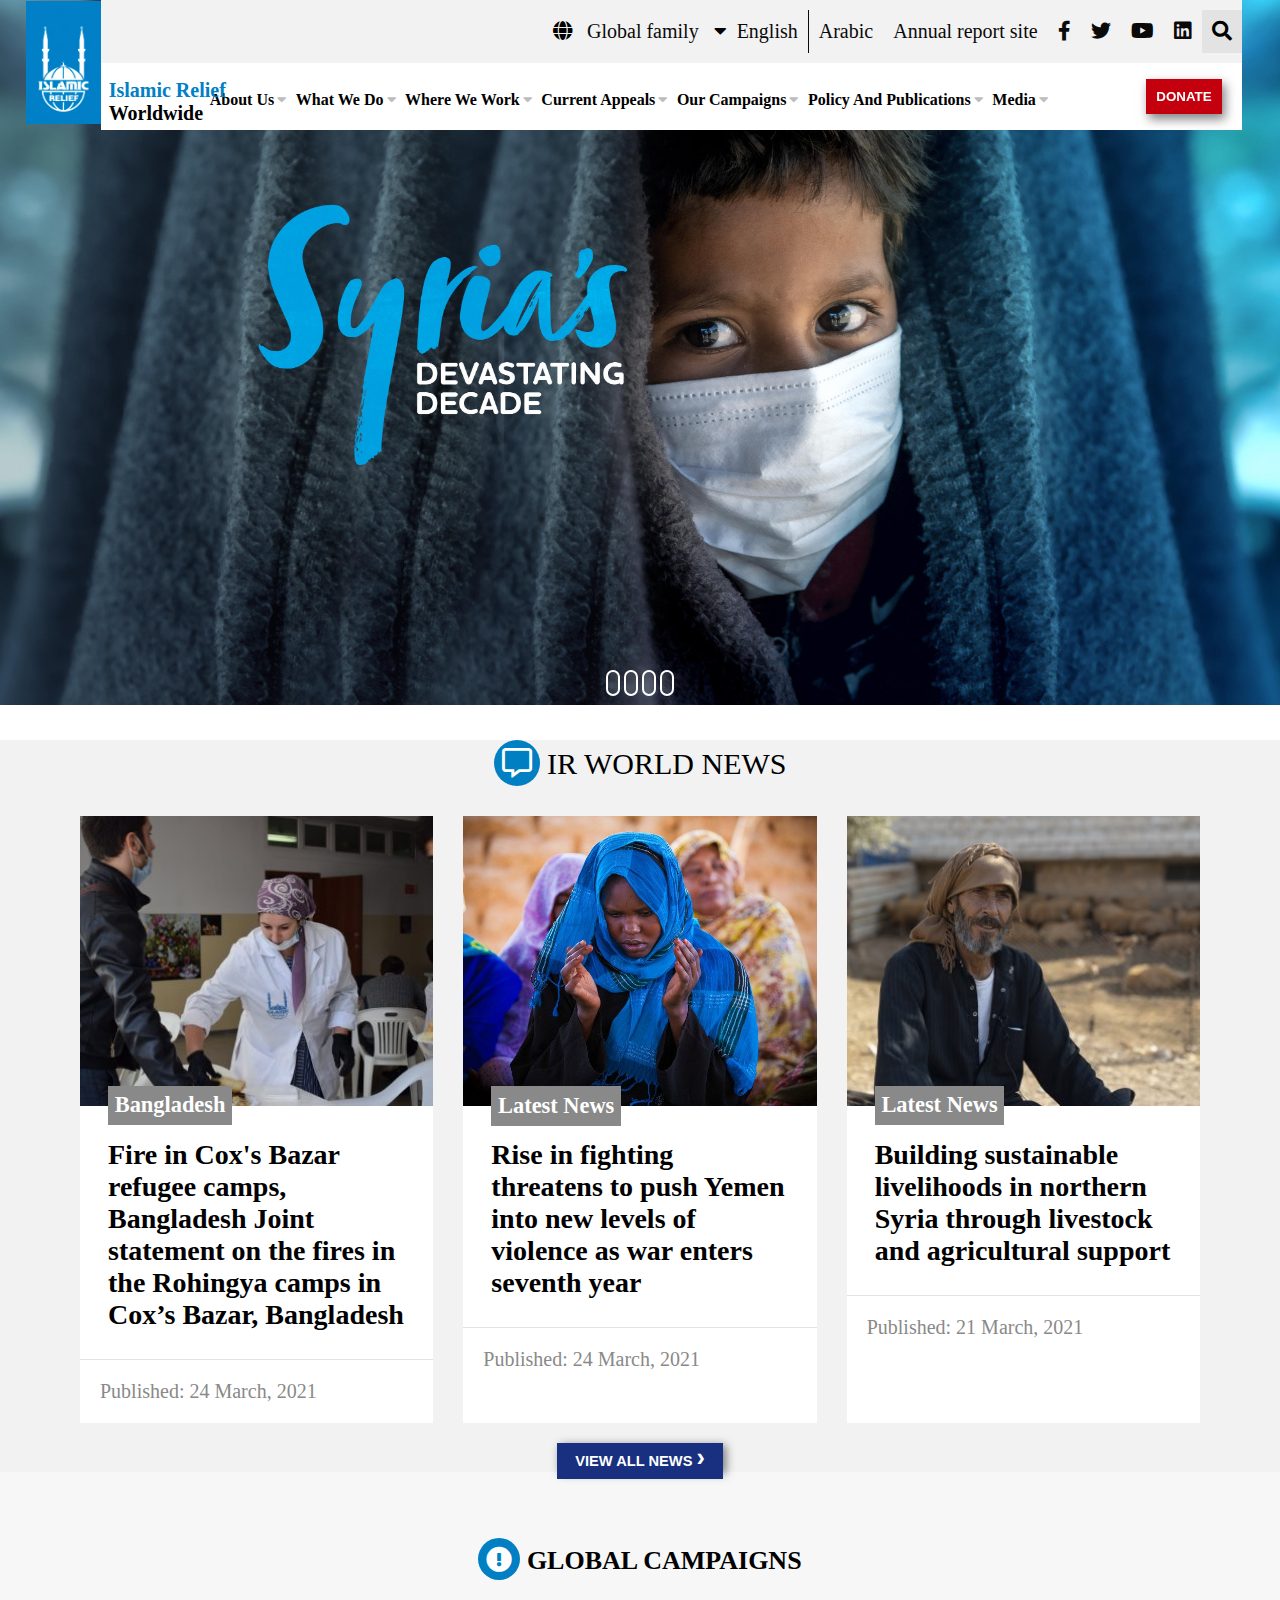
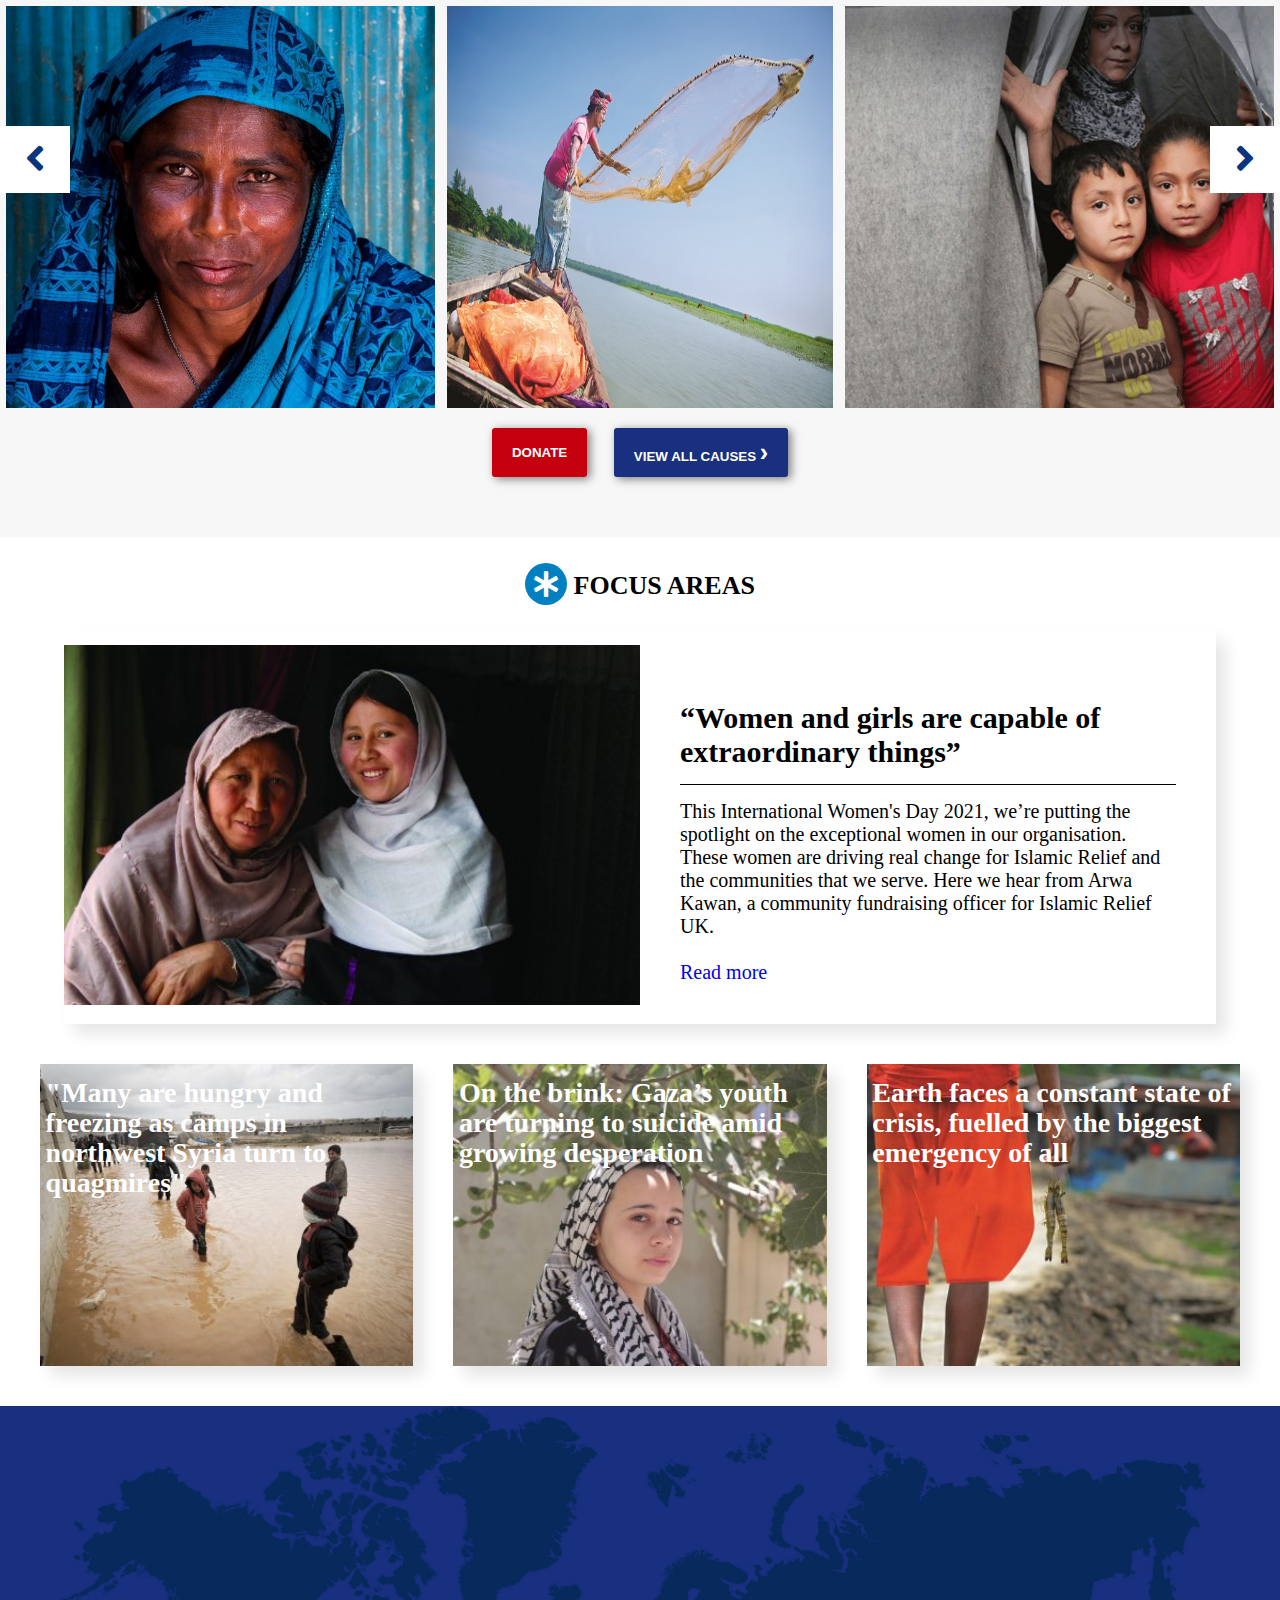
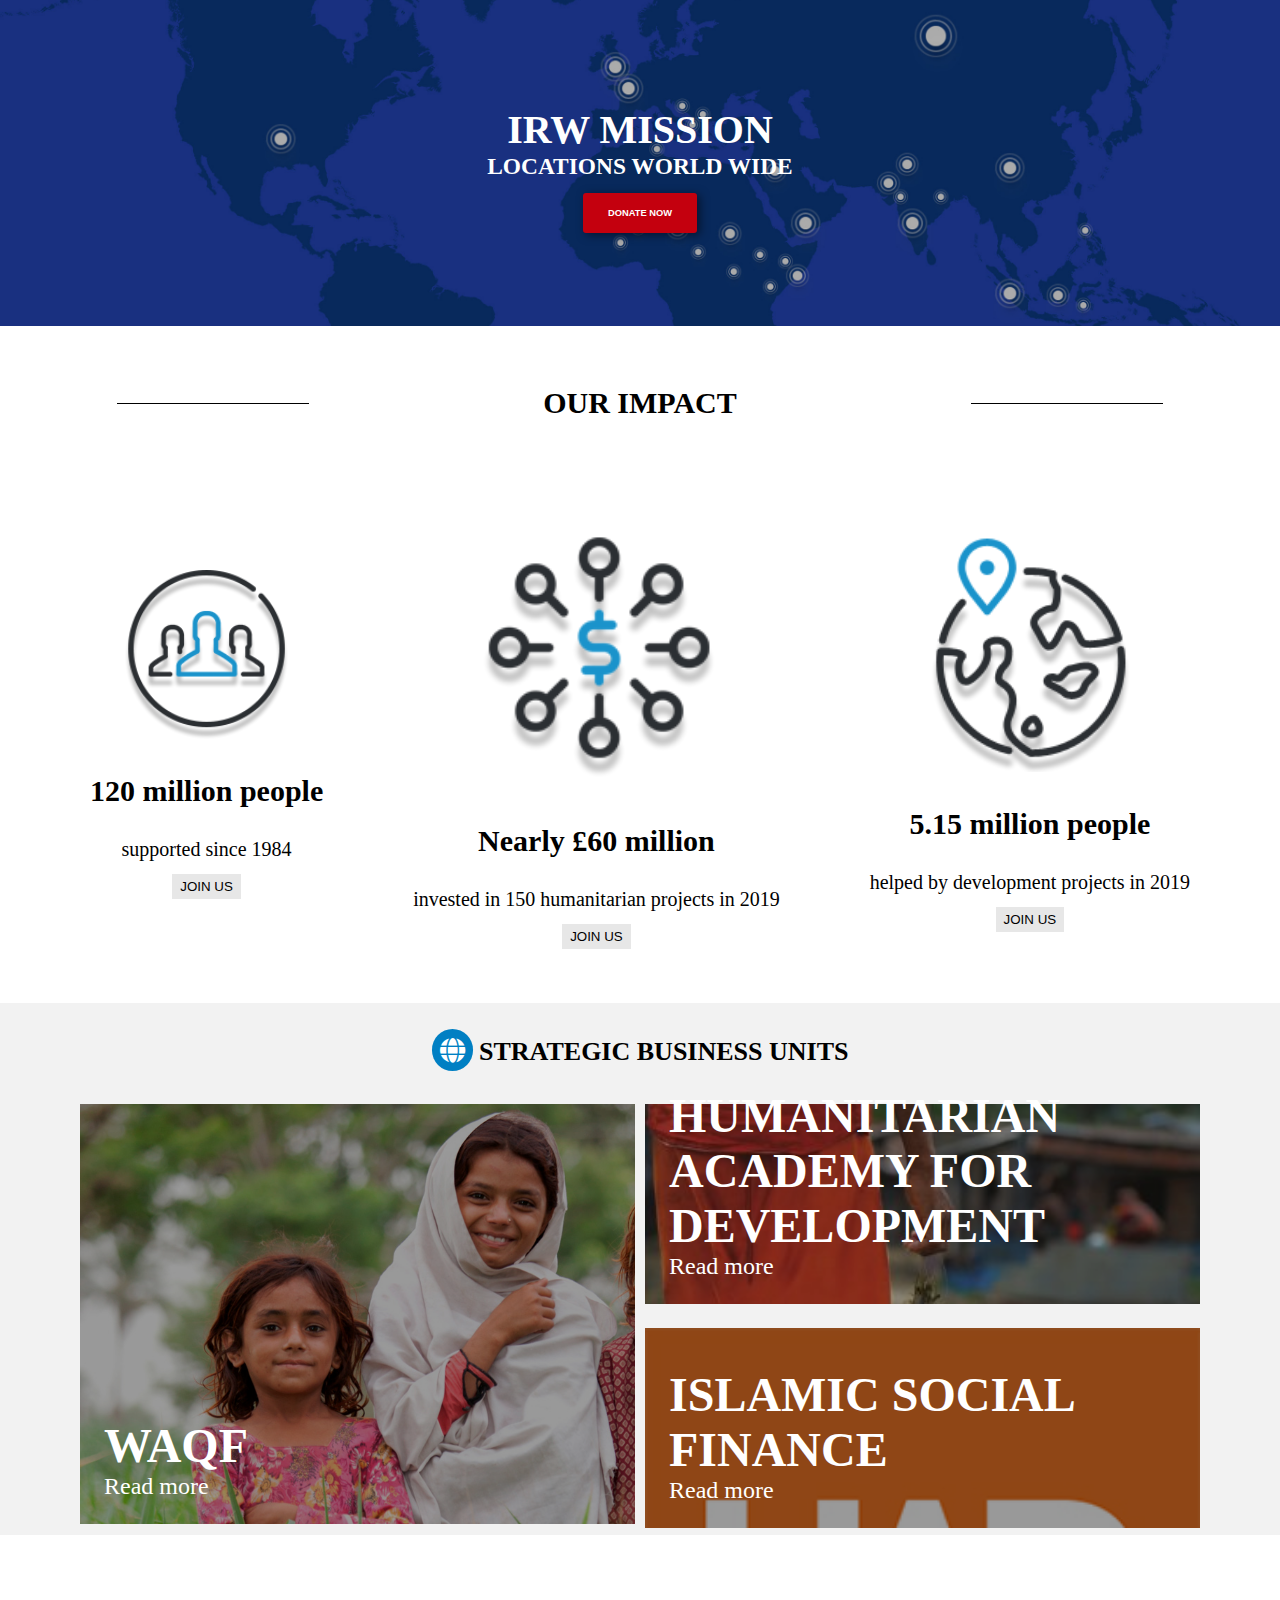
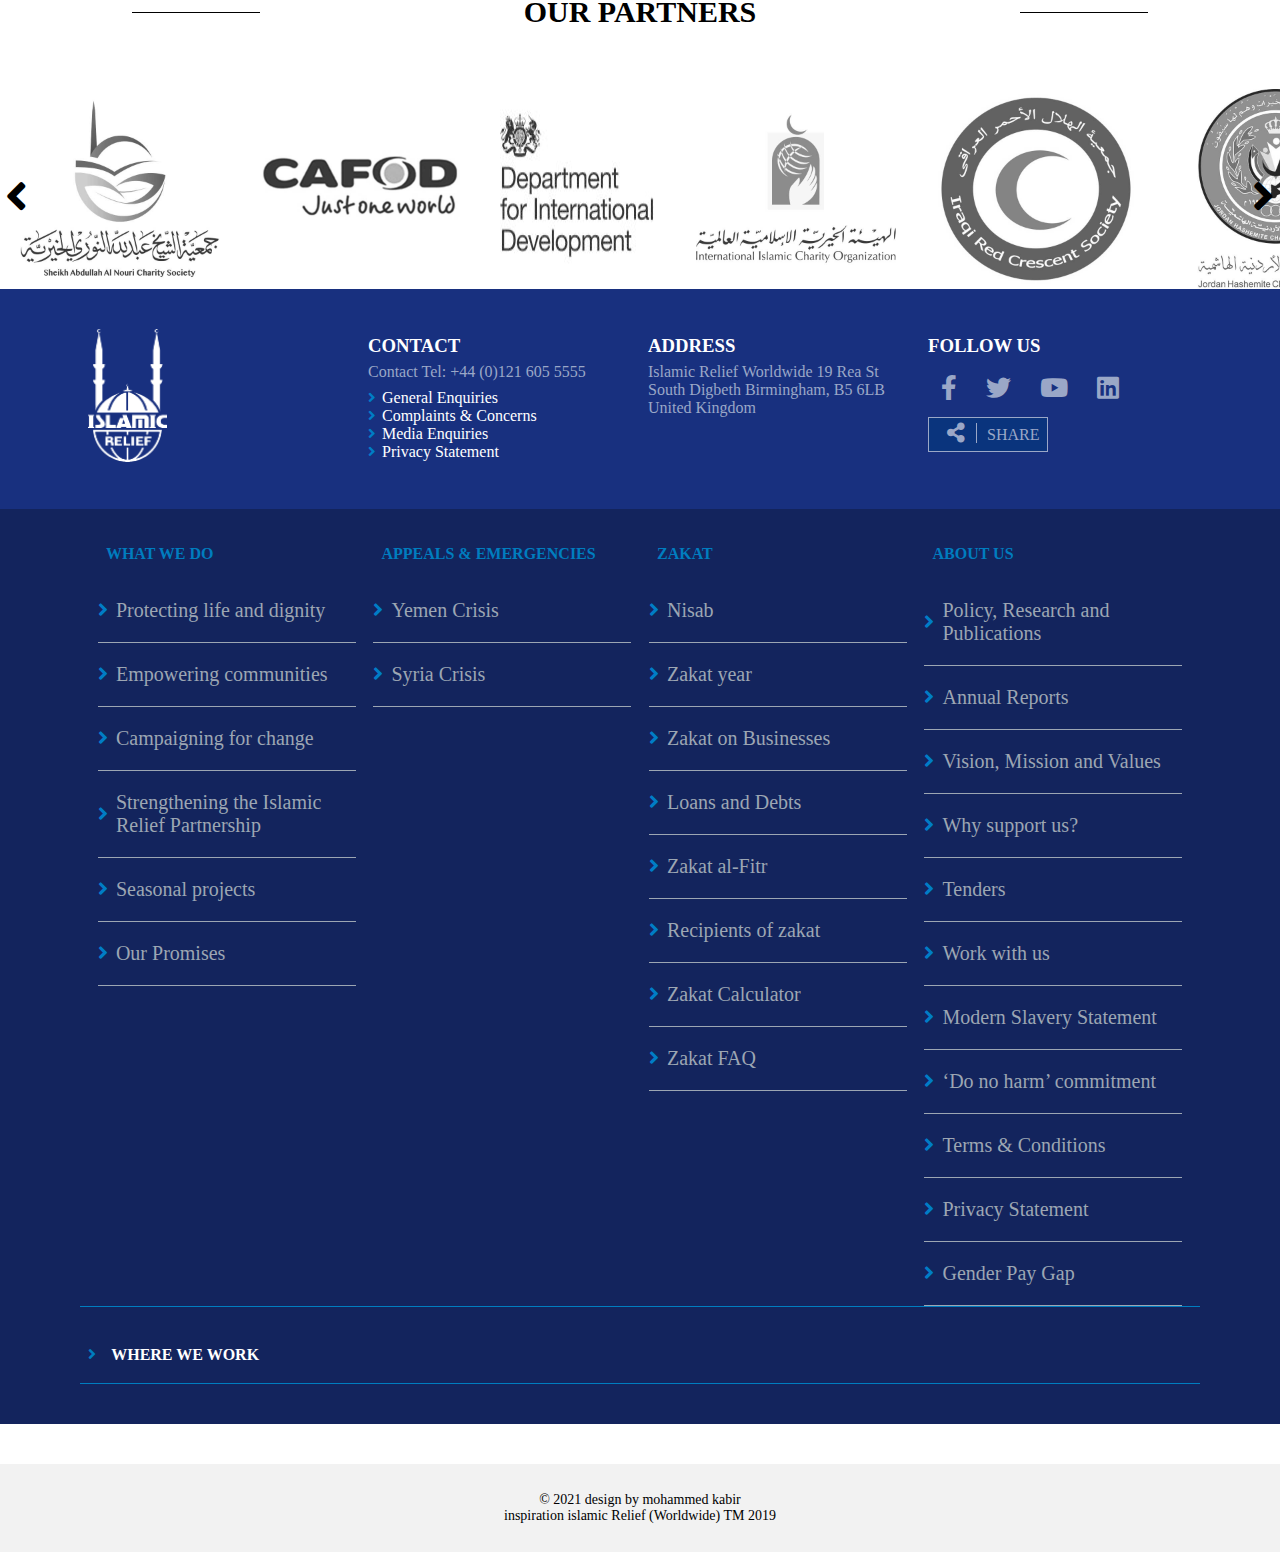
<file: index.html>
<!DOCTYPE html>
<html lang="en">
<head>
  <meta charset="UTF-8">
  <meta http-equiv="X-UA-Compatible" content="IE=edge">
  <meta name="viewport" content="width=device-width, initial-scale=1.0">
  <title>Document</title>
  <link rel="stylesheet" href="./css/style.css">
  <link rel="stylesheet" href="https://cdnjs.cloudflare.com/ajax/libs/font-awesome/5.15.3/css/all.min.css" />
</head>

<script src="https://cdnjs.cloudflare.com/ajax/libs/jquery/3.6.0/jquery.min.js"></script>
<body>
  <header>
    <div class="header_main">
      <div class="logo">
        <a href="./index.html"><img src="./asset/logo.jpg" alt="logo"></a>
      </div>
      <div class="navigation">
        <div class="top_nav">
          <ul>
            <li>
              <i class="fas fa-globe"></i>
              <a href="">Global family</a>
              <i class="fas fa-caret-down"></i>
            </li>
            <li><a href="" class="english">English</a></li>
            <li><a href="">Arabic</a></li>
            <li><a href="">Annual report site</a></li>
            <li><a href=""><i class="fab fa-facebook-f"></i></a></li>
            <li><a href=""><i class="fab fa-twitter"></i></a></li>
            <li><a href=""><i class="fab fa-youtube"></i></a></li>
            <li><a href=""> <i class="fab fa-linkedin"></i></a></li>
            <div>
              <input type="text" placeholder="Search">
              <span><i class="fas fa-search"></i></span>
            </div>
          </ul>
        </div>
        <div class="navBar_container">
          <div class="logo_text">
            <span class="blue">islamic relief</span>
            <span>worldwide</span>
          </div>
          <div class="navBar_donateButton">
            <a href="./pages/donate.html
            "><button>Donate</button></a>
            <i class="fa fa-bars"></i>
          </div>
        </div>
        
      </div>
      <nav class="nav_wrapper">
          <ul >
            <li>
              <div class="nav_content">
                <a href="./pages/aboutus.html">About us</a>
                <i class="fas fa-caret-down nav_contentangle_down"></i>
              </div>
              <div class="nav_content_contents">
                <a href="">Board of Trustees</a>
                <a href="">Board of Directors</a>
                <a href="">History</a>
                <a href="">Governance</a>
                <a href="">Annual Reports</a>
                <a href="">Our Strategy</a>
                <a href="">Work With Us</a>
                <a href="">Where your donation goes</a>
                <a href="">Contact Us</a>
                <a href="">Modern Slavery Statement</a>
                <a href="">‘Do no harm’ commitment</a>
                <a href="">Gender Pay Gap</a>
              </div>
            </li>
            <li>
              <div class="nav_content">
                <a href="./pages/whatwedo.html">What we do</a>
                <i class="fas fa-caret-down nav_contentangle_down"></i>
              </div>
              <div class="nav_content_contents">
                <a href=""> Seasonal projects</a>
                <a href="">Protecting life and dignity</a>
                <a href="">Campaigning for change</a>
                <a href="">Empowering communities</a>
                <a href="">Strengthening the Islamic Relief Partnership
                  Our Promises</a>
              </div>
            </li>
            <li> 
              <div class="nav_content">
                <a href="./pages/wherewework.html">Where we work</a>
                <i class="fas fa-caret-down"></i>
              </div>
              <div class="nav_content_contents">
                <a href="">Partner Offices</a>
                <a href="">Afghanistan</a>
                <a href="">Albania</a>
                <a href="">Bangladesh</a>
                <a href="">Bosnia and Herzegovina</a>
                <a href="">Central African Republic</a>
                <a href="">Chad</a>
                <a href="">China</a>
                <a href="">Ethiopia</a>
                <a href="">Indonesia</a>
                <a href="">Iraq</a>
                <a href="">Jordan</a>
                <a href="">Kenya</a>
                <a href="">Kosova</a>
                <a href="">Lebanon</a>
                <a href="">Malawi</a>
                <a href="">Mali</a>
                <a href="">Myanmar</a>
                <a href="">Nepal</a>
                <a href="">Niger</a>
                <a href="">Palestinian Territories</a>
                <a href="">Pakistan</a>
                <a href="">Philippines</a>
                <a href="">Russian Federation</a>
                <a href="">Somalia</a>
                <a href="">South Africa</a>
                <a href="">South Sudan</a>
                <a href="">Sri Lanka</a>
                <a href="">Sudan</a>
                <a href="">Syrian Arab Republic</a>
              </div>
            </li>
            <li>
              <div class="nav_content">
                <a href="./pages/currentappeals.html"> Current appeals</a>
                <i class="fas fa-caret-down nav_contentangle_down"></i>
              </div>   
              <div class="nav_content_contents">
                <a href="">Coronavirus Appeal</a>
                <a href="">Gaza Emergency</a>
                <a href="">Syria Crisis</a>
                <a href="">Yemen Crisis</a>
              </div>
            </li>
            <li>
              <div class="nav_content">
                <a href="./pages/ourcampaigns.html">Our campaigns</a>
                <i class="fas fa-caret-down nav_contentangle_down"></i>
              </div> 
            </li>
            <li>    
              <div class="nav_content">
                <a href="./pages/policypublication.html">Policy and publications</a>
                <i class="fas fa-caret-down" nav_contentangle_down></i>
              </div> 
              <div class="nav_content_contents">
                <a href="">Evaluation</a>       
              </div>
            </li>
            <li>         
              <div class="nav_content">
                <a href="./pages/media.html">Media</a>
                <i class="fas fa-caret-down nav_contentangle_down"></i>
              </div>
              <div class="nav_content_contents">
                <a href="">Islamic Relief in the media</a>
                <a href="">Blogs</a>
                <a href="">Press Releases</a>
                <a href="">Media Enquiries</a>
              </div>
            </li>
          </ul>
        </nav>
    </div>
    <div class="header_img_display">
      <div class="controls">
        <span><i class="fas fa-angle-left"></i></span>
        <span><i class="fas fa-angle-right"></i></span>
      </div>
      <div class="img_container">
        <img src="./asset/IRW-banner_new.jpg" alt="IRW-banner">
        <div class="img_text_container"></div>
        <div class="img_trackers">
          <span class="tracker"></span>
          <span class="tracker"></span>
          <span class="tracker"></span>
          <span class="tracker"></span>
        </div>
      </div>
    </div>
  </header>
  <section class="section1">
    <div class="section1_header">
      <i class="far fa-comment-alt"></i>
      <span>IR WORLD NEWS</span>
    </div>
    <div class="section1_cards">
      <div class="card">
        <div class="card_img">
          <img src="./asset/1.jpg" alt="LATEST NEWS">
        </div>
        <div class="card_text">
          <span class="latest_news">Bangladesh</span>
          <p> Fire in Cox's Bazar refugee camps, Bangladesh Joint statement on the fires in the Rohingya camps in Cox’s Bazar, Bangladesh
          </p>
        </div>
        <div class="card_time">
          <p>Published: 24 March, 2021</p>
        </div>
      </div>
      <div class="card">
        <div class="card_img">
          <img src="./asset/2.jpg" alt="LATEST NEWS">
        </div>
        <div class="card_text">
          <span class="latest_news">Latest News</span>
          <p>Rise in fighting threatens to push Yemen into new levels of violence as war enters seventh year</p>
        </div>
        <div class="card_time">
          <p>Published: 24 March, 2021</p>
        </div>
      </div>
      <div class="card">
        <div class="card_img">
          <img src="./asset/3.jpg" alt="LATEST NEWS">
        </div>
        <div class="card_text">
          <span class="latest_news">Latest News</span>
          <p>Building sustainable livelihoods in northern Syria through livestock and agricultural support
          </p>
        </div>
        <div class="card_time">
          <p>Published: 21 March, 2021</p>
        </div>
      </div>
    </div>
    <div class="section1_button">
      <button><a href="./pages/media.html">View all news <span class="angle_right">›</span></a></button>
    </div>
  </section>
  <section class="section2">
    <div class="section2_header">
      <i class="fas fa-exclamation-circle"></i>
      <span>GLOBAL CAMPAIGNS</span>
    </div>
    <div class="section2_cards">
      <div class="section2_cards_img">
        <div><img src="./asset/4.jpg" alt="img"></div>
       <div> <img src="./asset/5.jpg" alt="img"></div>
        <div><img src="./asset/6.jpg" alt="img"></div>
      </div>
      <div class="controls">
        <span><i class="fas fa-angle-left"></i></span>
        <span><i class="fas fa-angle-right"></i></span>
      </div>
      <div class="card">
        <div class="card_text">
          <p>GENDER JUSTICE</p>
        </div>
      </div>
      <div class="card">
        <div class="card_text">
          <p>CLIMATE CHANGE</p>
        </div>
      </div>
      <div class="card">
        <div class="card_text">
          <p>REFUGEES AND DISPLACED PEOPLE</p>
        </div>
      </div>
    </div>
    <div class="section2_button">
      <button><a href="./pages/donate.html">Donate</a></button>
      <button><a href="./pages/currentappeals.html">View all causes <span class="angle_right">›</span></a></button>
    </div>
  </section>
  <section class="section3">
    <div class="section3_header">
      <i class="fas fa-asterisk"></i>
      <span>FOCUS AREAS</span>
    </div>
    <div class="section3_boxes">
      <div class="section3_boxes_img">
        <img src="./asset/7.jpg" alt="img">
      </div>
      <div class="section3_boxes_text">
        <h2>“Women and girls are capable of extraordinary things”</h2>
        <span></span>
        <p>
          This International Women's Day 2021, we’re putting the spotlight on the exceptional women in our organisation. These women are driving real change for Islamic Relief and the communities that we serve. Here we hear from Arwa Kawan, a community fundraising officer for Islamic Relief UK.
        </p>
        <br>
        <a href="#">Read more</a>
      </div>
    </div>
    <div class="section3_cards">
      <div class="card">
        <img src="./asset/8.jpg" alt="">
        <div class="card_text">
          <p>"Many are hungry and freezing as camps in northwest Syria turn to quagmires"</p>
        </div>
      </div>
      <div class="card">
        <img src="./asset/9.jpg" alt="">
        <div class="card_text">
          <p>On the brink: Gaza’s youth are turning to suicide amid growing desperation</p>
        </div>
      </div>
      <div class="card">
        <img src="./asset/10.jpg" alt="">
        <div class="card_text">
          <p>Earth faces a constant state of crisis, fuelled by the biggest emergency of all</p>
        </div>
      </div>
    </div>
  </section>
  <section class="section4">
  
    <div class="card_text">
      <h1>IRW MISSION</h1>
      <h3>LOCATIONS WORLD WIDE</h3>
      <button><a href="./pages/donate.html">Donate now</a></button>
    </div>
  </section>
  <section class="section5">
    <div class="section5_header">
      <span class="line"></span>
      <h2>OUR IMPACT</h2>
      <span class="line"></span>
    </div>
    <div class="section5_cards">
      <div class="card">
        <img src="./asset/11.png" alt="img">
        <h2><span>120</span> million people</h2>
        <p>supported since 1984</p>
        <button>JOIN US</button>
      </div>
      <div class="card">
        <img src="./asset/12.png" alt="img"> 
        <h2><span>Nearly £60</span> million</h2>
        <p>invested in 150 humanitarian projects in 2019</p>
        <button>JOIN US</button>
      </div>
      <div class="card">
        <img src="./asset/13.png" alt="img">
        <h2><span>5.15</span> million people</h2>
        <p>helped by development projects in 2019</p>
        <button>JOIN US</button>
      </div>
    </div>
  </section>
  <section class="section6">
    <div class="section6_header">
      <i class="fas fa-globe"></i>
      <span>STRATEGIC BUSINESS UNITS</span>
    </div>
    <div class="section6_cards">
      <div class="card">
        <div class="card_text">
          <h1>WAQF</h1>
          <p><a href="">Read more</a></p>
        </div>
      </div>
      <div class="card">
        <div class="card_text">
          <h1>HUMANITARIAN ACADEMY FOR DEVELOPMENT</h1>
          <p><a href="">Read more</a></p>
        </div>
      </div>
      <div class="card">
        <div class="card_text">
          <h1>ISLAMIC SOCIAL FINANCE</h1>
          <p><a href="">Read more</a></p>
        </div>
      </div>
    </div>
  </section>
  <section class="section7">
    <div class="section7_header">
      <span class="line"></span>
      <h2>OUR PARTNERS</h2>
      <span class="line"></span>
    </div>
    <div class="section7_cards">
      <div class="controls">
        <i class="fas fa-angle-left"></i>
        <i class="fas fa-angle-right"></i>
      </div>
      <div class="card">
        <img src="./asset/0001.jpg" alt="OUR PARTNERS">
        <img src="./asset/0003.jpg" alt="OUR PARTNERS">
        <img src="./asset/0004.jpg" alt="OUR PARTNERS">
        <img src="./asset/0005.jpg" alt="OUR PARTNERS">
        <img src="./asset/0006.jpg" alt="OUR PARTNERS">
        <img src="./asset/0007.jpg" alt="OUR PARTNERS">
        <img src="./asset/0008.jpg" alt="OUR PARTNERS">
        <img src="./asset/0009.jpg" alt="OUR PARTNERS">
      </div>
    </div>
  </section>
  <section class="section8">
    <div class="section8_cards">
      <div class="card logo">
        <img src="./asset/footer-logo.png" alt="logo">
      </div>

      <div class="card contact">  
        <h3>CONTACT</h3>
        <p>Contact Tel: +44 (0)121 605 5555</p>
        <ul>
          <li><i class="fas fa-angle-right"></i>General Enquiries</li>
          <li><i class="fas fa-angle-right"></i>Complaints & Concerns</li>
          <li><i class="fas fa-angle-right"></i>Media Enquiries</li>
          <li><i class="fas fa-angle-right"></i>Privacy Statement</li>
        </ul>
      </div>
      <div class="card address">
        <h3>ADDRESS</h3>
        <p>
          Islamic Relief Worldwide
          19 Rea St South Digbeth
          Birmingham, B5 6LB
          United Kingdom
        </p>
      </div>
      <div class="card follow_us">
        <h3>FOLLOW US</h3>
        <i class="fab fa-facebook-f"></i>
        <i class="fab fa-twitter"></i>
        <i class="fab fa-youtube"></i>
        <i class="fab fa-linkedin"></i>
        <br>
        <span><i class="fa fa-share-alt"></i>SHARE</span>
      </div>
    </div>
  </section>
  <section class="section9">
    <div class="section9_cards">
      <div class="card">
        <div class="card_head">
          <h3>What we do</h3>
          <i class="fas fa-angle-down"></i>
        </div>
        <ul>
          <li><span class="fas fa-angle-right"></span><a href="">Protecting life and dignity</a></li>
          <li><span class="fas fa-angle-right"></span><a href="">Empowering communities</a></li>
          <li><span class="fas fa-angle-right"></span><a href="">Campaigning for change</a></li>
          <li><span class="fas fa-angle-right"></span><a href="">Strengthening the Islamic Relief Partnership</a></li>
          <li><span class="fas fa-angle-right"></span><a href="">Seasonal projects</a></li>
          <li><span class="fas fa-angle-right"></span><a href="">Our Promises</a></li>
        </ul>
      </div>
      <div class="card">   
        <div class="card_head">
          <h3>APPEALS & EMERGENCIES</h3>
          <i class="fas fa-angle-down"></i>
        </div>
        <ul>
          <li><span class="fas fa-angle-right"></span><a href="">Yemen Crisis</a></li>
          <li><span class="fas fa-angle-right"></span><a href="">Syria Crisis</a></li>
        </ul>
      </div>
      <div class="card">   
        <div class="card_head">
          <h3>ZAKAT</h3>
          <i class="fas fa-angle-down"></i>
        </div>
        <ul>
          <li><span class="fas fa-angle-right"></span><a href="">Nisab</a></li>
          <li><span class="fas fa-angle-right"></span><a href="">Zakat year</a></li>
          <li><span class="fas fa-angle-right"></span><a href="">Zakat on Businesses</a></li>
          <li><span class="fas fa-angle-right"></span><a href="">Loans and Debts</a></li>
          <li><span class="fas fa-angle-right"></span><a href="">Zakat al-Fitr</a></li>
          <li><span class="fas fa-angle-right"></span><a href="">Recipients of zakat</a></li>
          <li><span class="fas fa-angle-right"></span><a href="">Zakat Calculator</a></li>
          <li><span class="fas fa-angle-right"></span><a href="">Zakat FAQ</a></li>
        </ul>
      </div>
      <div class="card">
        <div class="card_head">
          <h3>ABOUT US</h3>
          <i class="fas fa-angle-down"></i>
        </div>
        <ul>
          <li><span class="fas fa-angle-right"></span><a href="">Policy, Research and Publications</a></li>
          <li><span class="fas fa-angle-right"></span><a href="">Annual Reports</a></li>
          <li><span class="fas fa-angle-right"></span><a href="">Vision, Mission and Values</a></li>
          <li><span class="fas fa-angle-right"></span><a href="">Why support us?</a></li>
          <li><span class="fas fa-angle-right"></span><a href="">Tenders</a></li>
          <li><span class="fas fa-angle-right"></span><a href="">Work with us</a></li>
          <li><span class="fas fa-angle-right"></span><a href="">Modern Slavery Statement</a></li>
          <li><span class="fas fa-angle-right"></span><a href="">‘Do no harm’ commitment</a></li>
          <li><span class="fas fa-angle-right"></span><a href="">Terms & Conditions</a></li>
          <li><span class="fas fa-angle-right"></span><a href="">Privacy Statement</a></li>
          <li><span class="fas fa-angle-right"></span><a href="">Gender Pay Gap</a></li>
        </ul>
      </div>
    </div>
    <div class="section9_bottom">
      <p><span class="fas fa-angle-right"></span> <a href="">Where we work</a><i class="fas fa-angle-down"></i></p>
    </div>
  </section>
  <footer>
    <p>&copy; 2021 design by mohammed kabir</p>
    <p>inspiration islamic Relief (Worldwide) TM 2019</p>
  </footer>

  <script src="./js/script.js"></script>
</body>
</html>
</file>
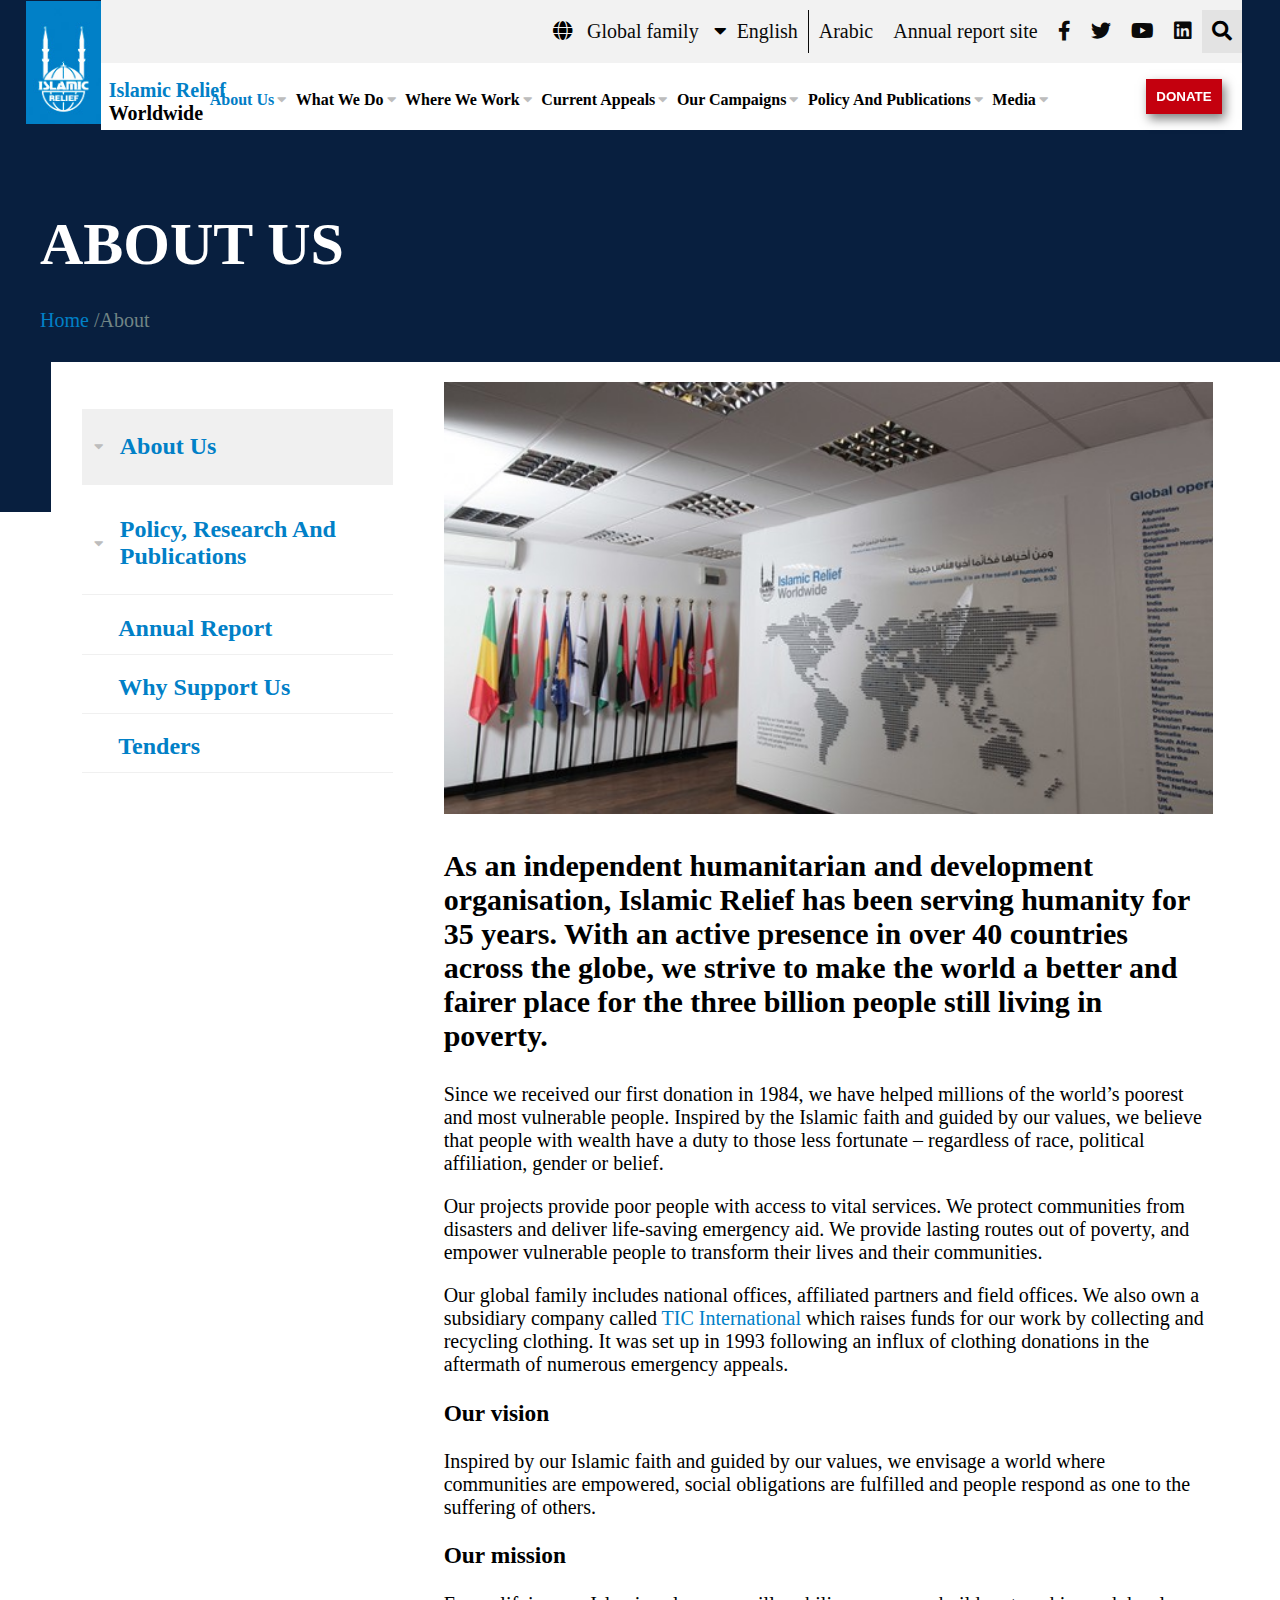
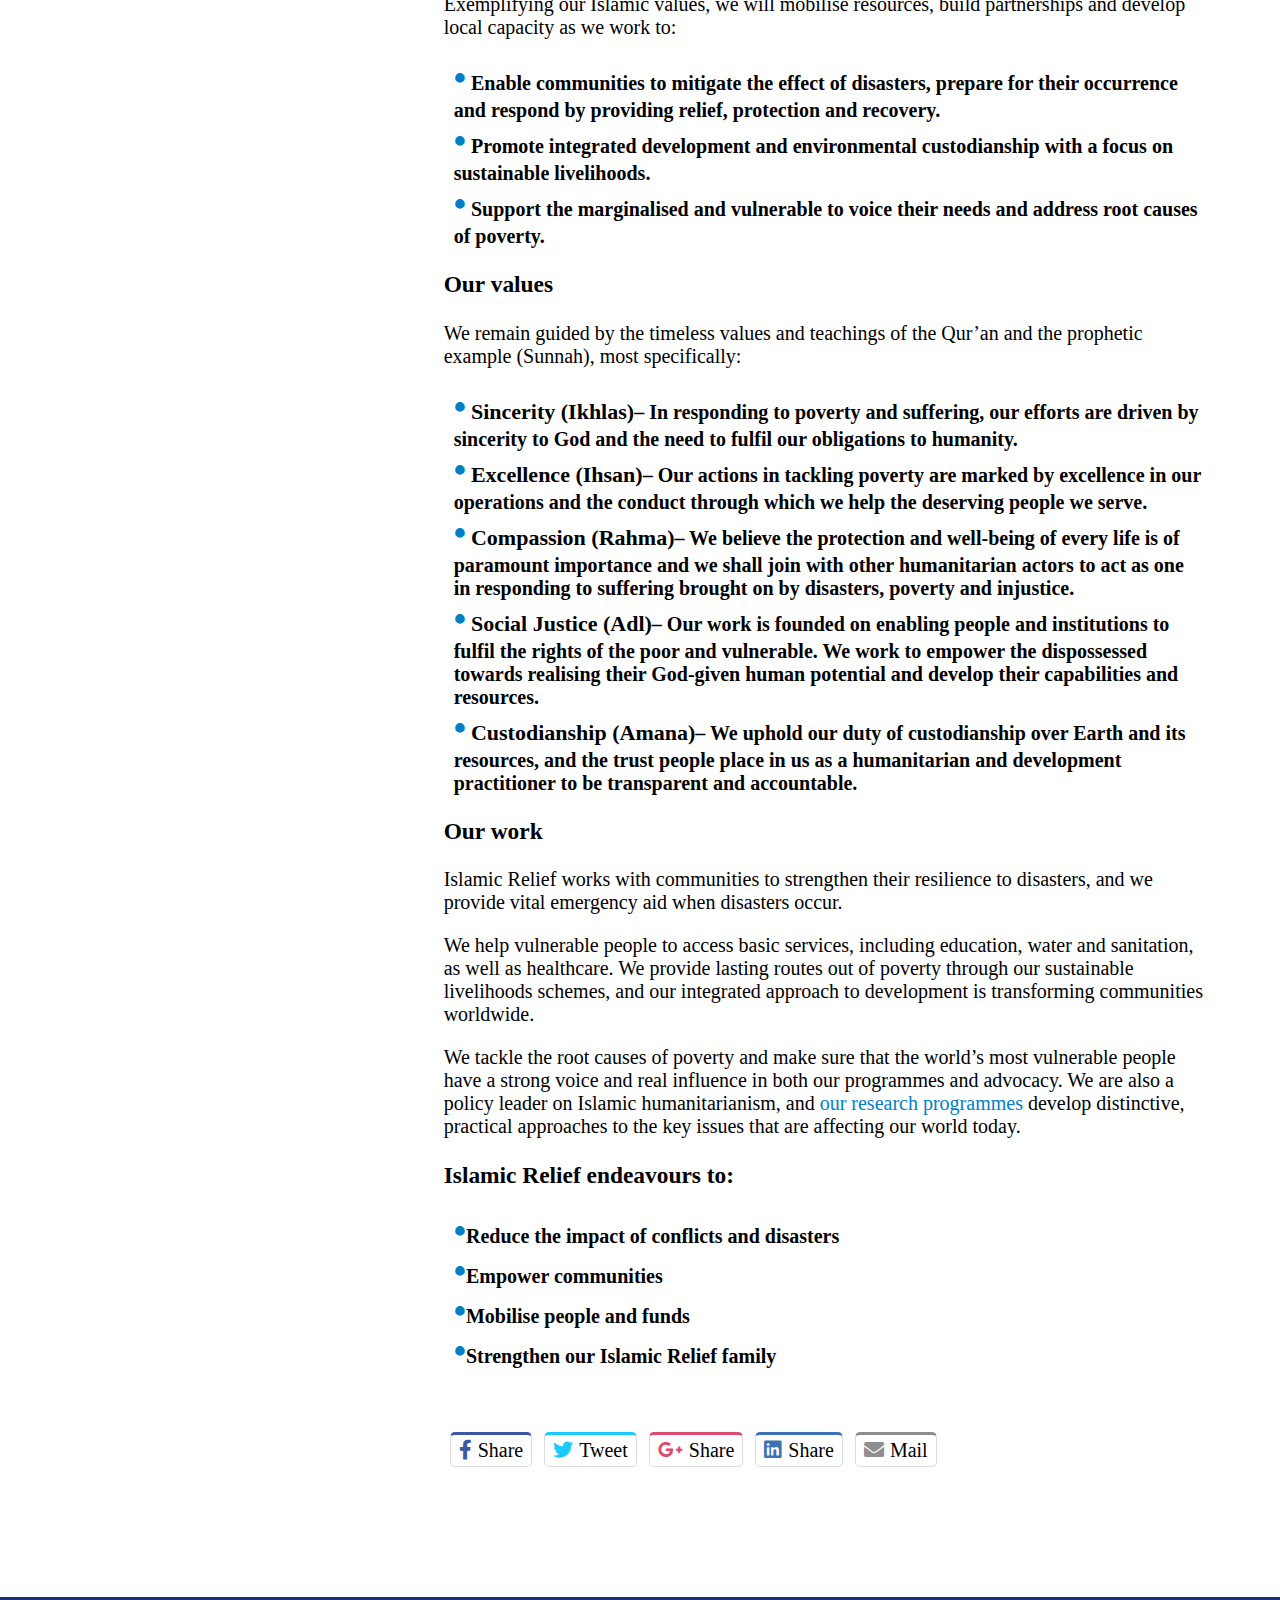
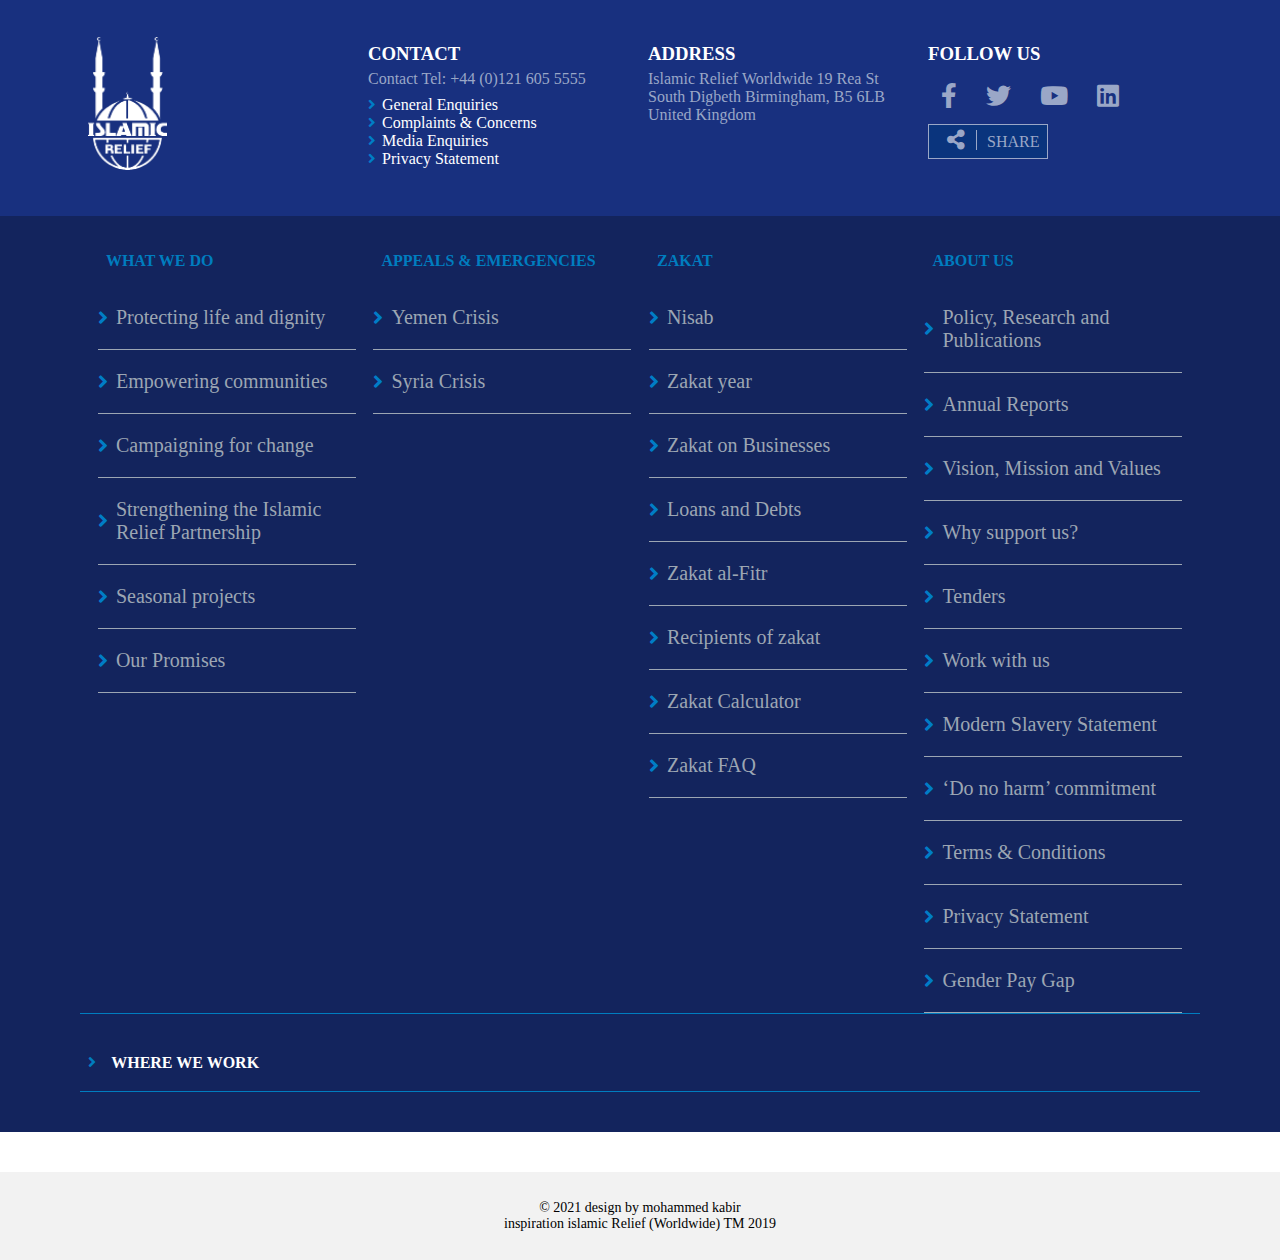
<file: pages/aboutus.html>
<!DOCTYPE html>
<html lang="en">
<head>
  <meta charset="UTF-8">
  <meta http-equiv="X-UA-Compatible" content="IE=edge">
  <meta name="viewport" content="width=device-width, initial-scale=1.0">
  <title>Document</title>
  <link rel="stylesheet" href="../css/style.css">
  <link rel="stylesheet" href="../css/aboutus.css">
  <link rel="stylesheet" href="https://cdnjs.cloudflare.com/ajax/libs/font-awesome/5.15.3/css/all.min.css" />
</head>

<script src="https://cdnjs.cloudflare.com/ajax/libs/jquery/3.6.0/jquery.min.js"></script>
<body>
  <header>
    <div class="header_main">
      <div class="logo">
        <a href="../index.html">
          <img src="../asset/logo.jpg" alt="logo">
        </a>
      </div>
      <div class="navigation">
        <div class="top_nav">
          <ul>
            <li>
              <i class="fas fa-globe"></i>
              <a href="">Global family</a>
              <i class="fas fa-caret-down"></i>
            </li>
            <li><a href="" class="english">English</a></li>
            <li><a href="">Arabic</a></li>
            <li><a href="">Annual report site</a></li>
            <li><a href=""><i class="fab fa-facebook-f"></i></a></li>
            <li><a href=""><i class="fab fa-twitter"></i></a></li>
            <li><a href=""><i class="fab fa-youtube"></i></a></li>
            <li><a href=""> <i class="fab fa-linkedin"></i></a></li>
            <div>
              <input type="text" placeholder="Search">
              <span><i class="fas fa-search"></i></span>
            </div>
          </ul>
        </div>
        <div class="navBar_container">
          <div class="logo_text">
            <span class="blue">islamic relief</span>
            <span>worldwide</span>
          </div>
          <div class="navBar_donateButton">
            <a href="./donate.html"><button>Donate</button></a>
            <i class="fa fa-bars"></i>
          </div>
        </div>
        
      </div>
      <nav class="nav_wrapper">
          <ul >
            <li>
              <div class="nav_content">
                <a href="./aboutus.html" style="color:#007DC6;">About us</a>
                <i class="fas fa-caret-down nav_contentangle_down"></i>
              </div>
              <div class="nav_content_contents">
                <a href="">Board of Trustees</a>
                <a href="">Board of Directors</a>
                <a href="">History</a>
                <a href="">Governance</a>
                <a href="">Annual Reports</a>
                <a href="">Our Strategy</a>
                <a href="">Work With Us</a>
                <a href="">Where your donation goes</a>
                <a href="">Contact Us</a>
                <a href="">Modern Slavery Statement</a>
                <a href="">‘Do no harm’ commitment</a>
                <a href="">Gender Pay Gap</a>
              </div>
            </li>
            <li>
              <div class="nav_content">
                <a href="./whatwedo.html">What we do</a>
                <i class="fas fa-caret-down nav_contentangle_down"></i>
              </div>
              <div class="nav_content_contents">
                <a href=""> Seasonal projects</a>
                <a href="">Protecting life and dignity</a>
                <a href="">Campaigning for change</a>
                <a href="">Empowering communities</a>
                <a href="">Strengthening the Islamic Relief Partnership
                  Our Promises</a>
              </div>
            </li>
            <li> 
              <div class="nav_content">
                <a href="./wherewework.html">Where we work</a>
                <i class="fas fa-caret-down"></i>
              </div>
              <div class="nav_content_contents">
                <a href="">Partner Offices</a>
                <a href="">Afghanistan</a>
                <a href="">Albania</a>
                <a href="">Bangladesh</a>
                <a href="">Bosnia and Herzegovina</a>
                <a href="">Central African Republic</a>
                <a href="">Chad</a>
                <a href="">China</a>
                <a href="">Ethiopia</a>
                <a href="">Indonesia</a>
                <a href="">Iraq</a>
                <a href="">Jordan</a>
                <a href="">Kenya</a>
                <a href="">Kosova</a>
                <a href="">Lebanon</a>
                <a href="">Malawi</a>
                <a href="">Mali</a>
                <a href="">Myanmar</a>
                <a href="">Nepal</a>
                <a href="">Niger</a>
                <a href="">Palestinian Territories</a>
                <a href="">Pakistan</a>
                <a href="">Philippines</a>
                <a href="">Russian Federation</a>
                <a href="">Somalia</a>
                <a href="">South Africa</a>
                <a href="">South Sudan</a>
                <a href="">Sri Lanka</a>
                <a href="">Sudan</a>
                <a href="">Syrian Arab Republic</a>
              </div>
            </li>
            <li>
              <div class="nav_content">
                <a href="./currentappeals.html"> Current appeals</a>
                <i class="fas fa-caret-down nav_contentangle_down"></i>
              </div>   
              <div class="nav_content_contents">
                <a href="">Coronavirus Appeal</a>
                <a href="">Gaza Emergency</a>
                <a href="">Syria Crisis</a>
                <a href="">Yemen Crisis</a>
              </div>
            </li>
            <li>
              <div class="nav_content">
                <a href="./ourcampaigns.html">Our campaigns</a>
                <i class="fas fa-caret-down nav_contentangle_down"></i>
              </div> 
            </li>
            <li>    
              <div class="nav_content">
                <a href="./policypublication.html">Policy and publications</a>
                <i class="fas fa-caret-down" nav_contentangle_down></i>
              </div> 
              <div class="nav_content_contents">
                <a href="">Evaluation</a>       
              </div>
            </li>
            <li>         
              <div class="nav_content">
                <a href="./media.html">Media</a>
                <i class="fas fa-caret-down nav_contentangle_down"></i>
              </div>
              <div class="nav_content_contents">
                <a href="">Islamic Relief in the media</a>
                <a href="">Blogs</a>
                <a href="">Press Releases</a>
                <a href="">Media Enquiries</a>
              </div>
            </li>
          </ul>
        </nav>
    </div>
  </header>
  <section class="aboutus">
    <div class="aboutus_head">
      <h1>ABOUT US</h1>
      <p><a href="../index.html" >Home</a href="../index.html" > /<span>About</span></p>
    </div>
    <div class="cards">
      <div class="card1">
        <ul>
          <li><i class="fas fa-caret-down"></i><a href="">about us</a></li>
          <li><i class="fas fa-caret-down"></i><a href="./policypublication.html">policy, research and publications</a></li>
          <li class="space">annual report</li>
          <li class="space">why support us</li>
          <li class="space">tenders</li>
        </ul>
      </div>
      <div class="card2">
        <div class="card2_img">
          <img src="../asset/aboutus.jpg" alt="aabout us">
        </div>
        <div class="card2_text">
          <h2>
            As an independent humanitarian and development organisation, Islamic Relief has been serving humanity for 35 years. With an active presence in over 40 countries across the globe, we strive to make the world a better and fairer place for the three billion people still living in poverty.
          </h2>
          <p>
            Since we received our first donation in 1984, we have helped millions of the world’s poorest and most vulnerable people. Inspired by the Islamic faith and guided by our values, we believe that people with wealth have a duty to those less fortunate – regardless of race, political affiliation, gender or belief.
          </p>
          <p>
            Our projects provide poor people with access to vital services. We protect communities from disasters and deliver life-saving emergency aid. We provide lasting routes out of poverty, and empower vulnerable people to transform their lives and their communities.
          </p>
          <p>
            Our global family includes national offices, affiliated partners and field offices. We also own a subsidiary company called <a href="http://tic-int.co.uk/">TIC International</a> which raises funds for our work by collecting and recycling clothing.  It was set up  in 1993 following an influx of clothing donations in the aftermath of numerous emergency appeals.
          </p>
          <h3>Our vision</h3>
          <p>
            Inspired by our Islamic faith and guided by our values, we envisage a world where communities are empowered, social obligations are fulfilled and people respond as one to the suffering of others.
          </p>
          <h3>Our mission</h3>
          <p>
            Exemplifying our Islamic values, we will mobilise resources, build partnerships and develop local capacity as we work to:
          </p>
          <ul>
            <li>
              Enable communities to mitigate the effect of disasters, prepare for their occurrence and respond by providing relief, protection and recovery.
            </li>
            <li>
              Promote integrated development and environmental custodianship with a focus on sustainable livelihoods.
            </li>
            <li>
              Support the marginalised and vulnerable to voice their needs and address root causes of poverty.
            </li>
          </ul>
          <h3>Our values</h3>
          <p>
            We remain guided by the timeless values and teachings of the Qur’an and the prophetic example (Sunnah), most specifically:
          </p>
          <ul>
            <li>
              <span>Sincerity (Ikhlas)</span>– In responding to poverty and suffering, our efforts are driven by sincerity to God and the need to fulfil our obligations to humanity.
            </li>
            <li>
              <span>Excellence (Ihsan)</span>– Our actions in tackling poverty are marked by excellence in our operations and the conduct through which we help the deserving people we serve.
            </li>
            <li>
              <span>Compassion (Rahma)</span>– We believe the protection and well-being of every life is of paramount importance and we shall join with other humanitarian actors to act as one in responding to suffering brought on by disasters, poverty and injustice.
            </li>
            <li>
              <span>Social Justice (Adl)</span>– Our work is founded on enabling people and institutions to fulfil the rights of the poor and vulnerable. We work to empower the dispossessed towards realising their God-given human potential and develop their capabilities and resources.
            </li>
            <li>
              <span>Custodianship (Amana)</span>– We uphold our duty of custodianship over Earth and its resources, and the trust people place in us as a humanitarian and development practitioner to be transparent and accountable.
            </li>
          </ul>
          <h3>Our work</h3>
          <p>
            Islamic Relief works with communities to strengthen their resilience to disasters, and we provide vital emergency aid when disasters occur.
          </p>
          <p>
            We help vulnerable people to access basic services, including education, water and sanitation, as well as healthcare. We provide lasting routes out of poverty through our sustainable livelihoods schemes, and our integrated approach to development is transforming communities worldwide.
          </p>
          <p>
            We tackle the root causes of poverty and make sure that the world’s most vulnerable people have a strong voice and real influence in both our programmes and advocacy. We are also a policy leader on Islamic humanitarianism, and <a href="./policypublication.html">our research programmes</a> develop distinctive, practical approaches to the key issues that are affecting our world today.
          </p>
          <h3>Islamic Relief endeavours to:</h3>
          <ul>
            <li>Reduce the impact of conflicts and disasters</li>
            <li>Empower communities</li>
            <li>Mobilise people and funds</li>
            <li>Strengthen our Islamic Relief family</li>
          </ul>
          <div class="social">
            <div><i class="fab fa-facebook-f"></i>Share</div>
            <div><i class="fab fa-twitter"></i>Tweet</div>
            <div><i class="fab fa-google-plus-g"></i>Share</div>
            <div><i class="fab fa-linkedin"></i>Share</div>
            <div><i class="fa fa-envelope" aria-hidden="true"></i>Mail</div>
          </div>
        </div>
      </div>
    </div>  
  </section>
  <section class="section8">
    <div class="section8_cards">
      <div class="card logo">
        <img src="../asset/footer-logo.png" alt="logo">
      </div>

      <div class="card contact">  
        <h3>CONTACT</h3>
        <p>Contact Tel: +44 (0)121 605 5555</p>
        <ul>
          <li><i class="fas fa-angle-right"></i>General Enquiries</li>
          <li><i class="fas fa-angle-right"></i>Complaints & Concerns</li>
          <li><i class="fas fa-angle-right"></i>Media Enquiries</li>
          <li><i class="fas fa-angle-right"></i>Privacy Statement</li>
        </ul>
      </div>
      <div class="card address">
        <h3>ADDRESS</h3>
        <p>
          Islamic Relief Worldwide
          19 Rea St South Digbeth
          Birmingham, B5 6LB
          United Kingdom
        </p>
      </div>
      <div class="card follow_us">
        <h3>FOLLOW US</h3>
        <i class="fab fa-facebook-f"></i>
        <i class="fab fa-twitter"></i>
        <i class="fab fa-youtube"></i>
        <i class="fab fa-linkedin"></i>
        <br>
        <span><i class="fa fa-share-alt"></i>SHARE</span>
      </div>
    </div>
  </section>
  <section class="section9">
    <div class="section9_cards">
      <div class="card">
        <div class="card_head">
          <h3>What we do</h3>
          <i class="fas fa-angle-down"></i>
        </div>
        <ul>
          <li><span class="fas fa-angle-right"></span><a href="">Protecting life and dignity</a></li>
          <li><span class="fas fa-angle-right"></span><a href="">Empowering communities</a></li>
          <li><span class="fas fa-angle-right"></span><a href="">Campaigning for change</a></li>
          <li><span class="fas fa-angle-right"></span><a href="">Strengthening the Islamic Relief Partnership</a></li>
          <li><span class="fas fa-angle-right"></span><a href="">Seasonal projects</a></li>
          <li><span class="fas fa-angle-right"></span><a href="">Our Promises</a></li>
        </ul>
      </div>
      <div class="card">   
        <div class="card_head">
          <h3>APPEALS & EMERGENCIES</h3>
          <i class="fas fa-angle-down"></i>
        </div>
        <ul>
          <li><span class="fas fa-angle-right"></span><a href="">Yemen Crisis</a></li>
          <li><span class="fas fa-angle-right"></span><a href="">Syria Crisis</a></li>
        </ul>
      </div>
      <div class="card">   
        <div class="card_head">
          <h3>ZAKAT</h3>
          <i class="fas fa-angle-down"></i>
        </div>
        <ul>
          <li><span class="fas fa-angle-right"></span><a href="">Nisab</a></li>
          <li><span class="fas fa-angle-right"></span><a href="">Zakat year</a></li>
          <li><span class="fas fa-angle-right"></span><a href="">Zakat on Businesses</a></li>
          <li><span class="fas fa-angle-right"></span><a href="">Loans and Debts</a></li>
          <li><span class="fas fa-angle-right"></span><a href="">Zakat al-Fitr</a></li>
          <li><span class="fas fa-angle-right"></span><a href="">Recipients of zakat</a></li>
          <li><span class="fas fa-angle-right"></span><a href="">Zakat Calculator</a></li>
          <li><span class="fas fa-angle-right"></span><a href="">Zakat FAQ</a></li>
        </ul>
      </div>
      <div class="card">
        <div class="card_head">
          <h3>ABOUT US</h3>
          <i class="fas fa-angle-down"></i>
        </div>
        <ul>
          <li><span class="fas fa-angle-right"></span><a href="">Policy, Research and Publications</a></li>
          <li><span class="fas fa-angle-right"></span><a href="">Annual Reports</a></li>
          <li><span class="fas fa-angle-right"></span><a href="">Vision, Mission and Values</a></li>
          <li><span class="fas fa-angle-right"></span><a href="">Why support us?</a></li>
          <li><span class="fas fa-angle-right"></span><a href="">Tenders</a></li>
          <li><span class="fas fa-angle-right"></span><a href="">Work with us</a></li>
          <li><span class="fas fa-angle-right"></span><a href="">Modern Slavery Statement</a></li>
          <li><span class="fas fa-angle-right"></span><a href="">‘Do no harm’ commitment</a></li>
          <li><span class="fas fa-angle-right"></span><a href="">Terms & Conditions</a></li>
          <li><span class="fas fa-angle-right"></span><a href="">Privacy Statement</a></li>
          <li><span class="fas fa-angle-right"></span><a href="">Gender Pay Gap</a></li>
        </ul>
      </div>
    </div>
    <div class="section9_bottom">
      <p><span class="fas fa-angle-right"></span> <a href="">Where we work</a><i class="fas fa-angle-down"></i></p>
    </div>
  </section>
  <footer>
    <p>&copy; 2021 design by mohammed kabir</p>
    <p>inspiration islamic Relief (Worldwide) TM 2019</p>
  </footer>

  <script src="../js/script.js"></script>
</body>
</html>
</file>
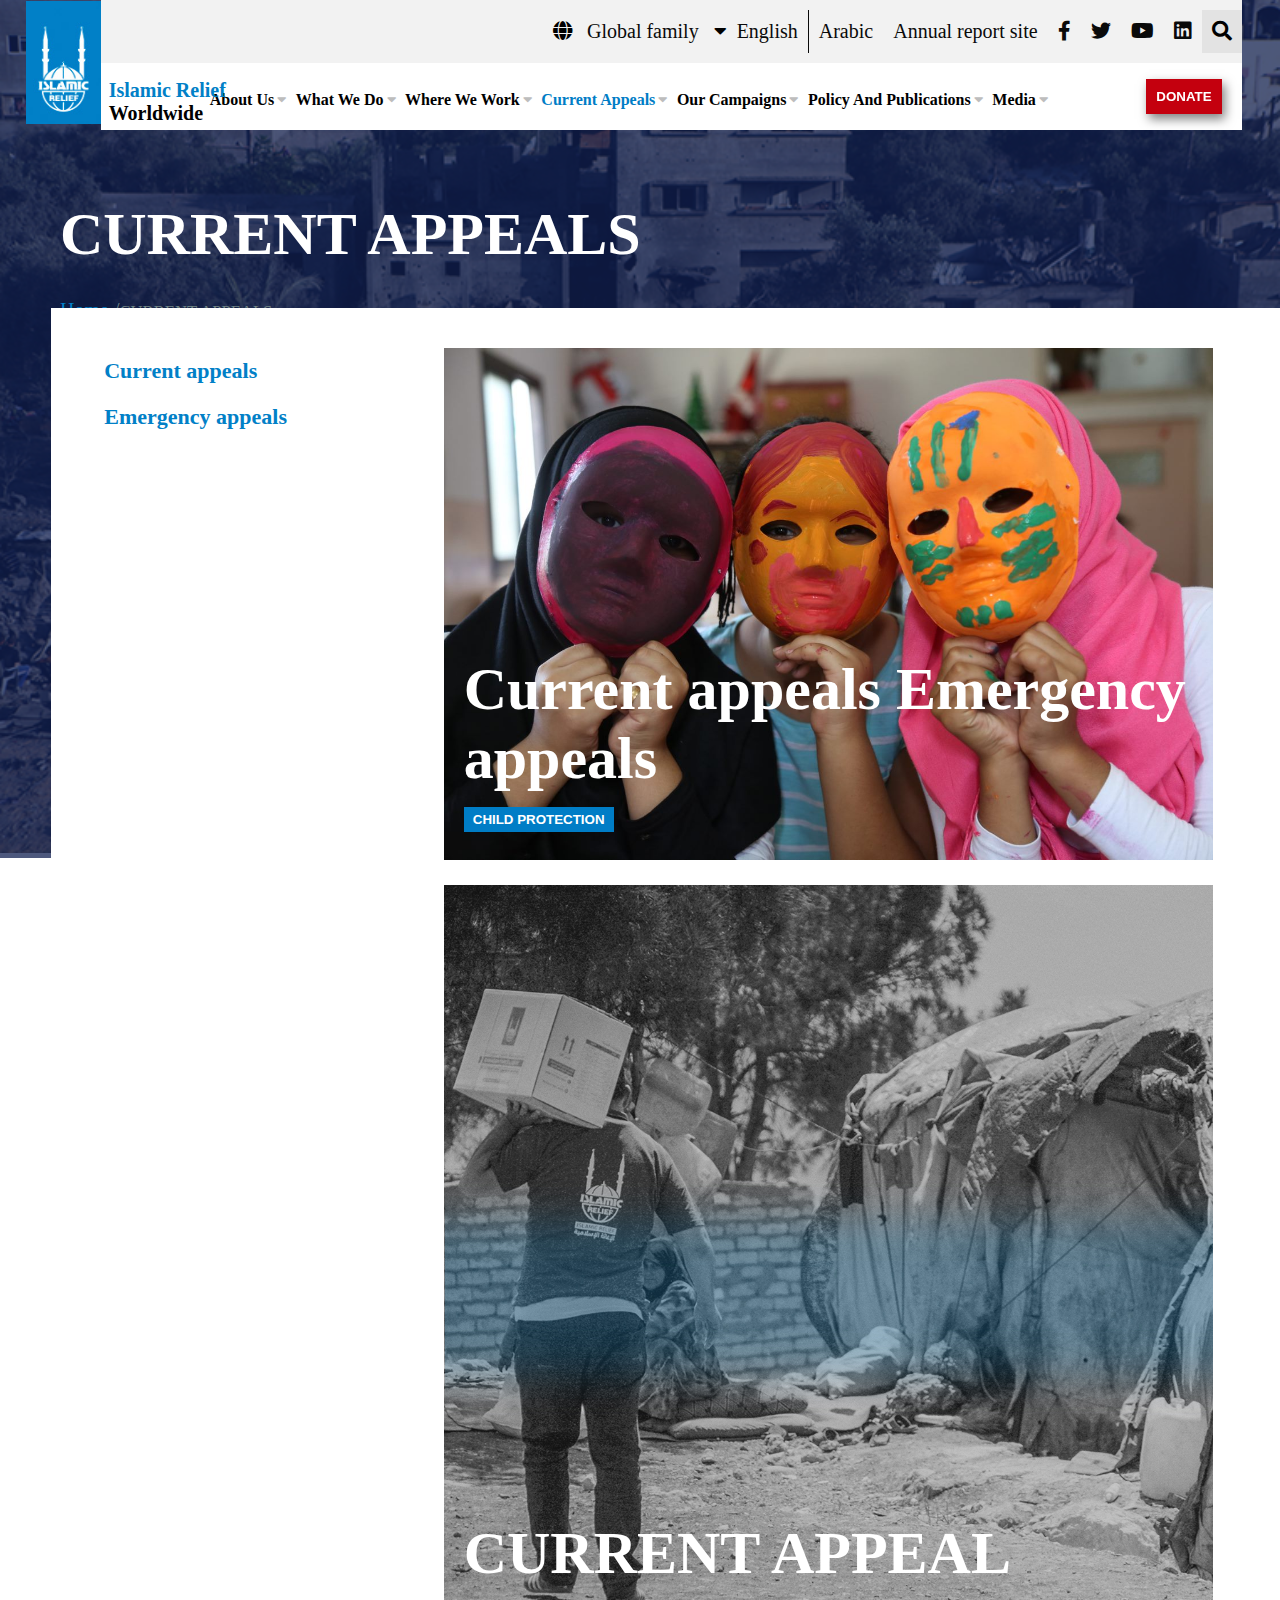
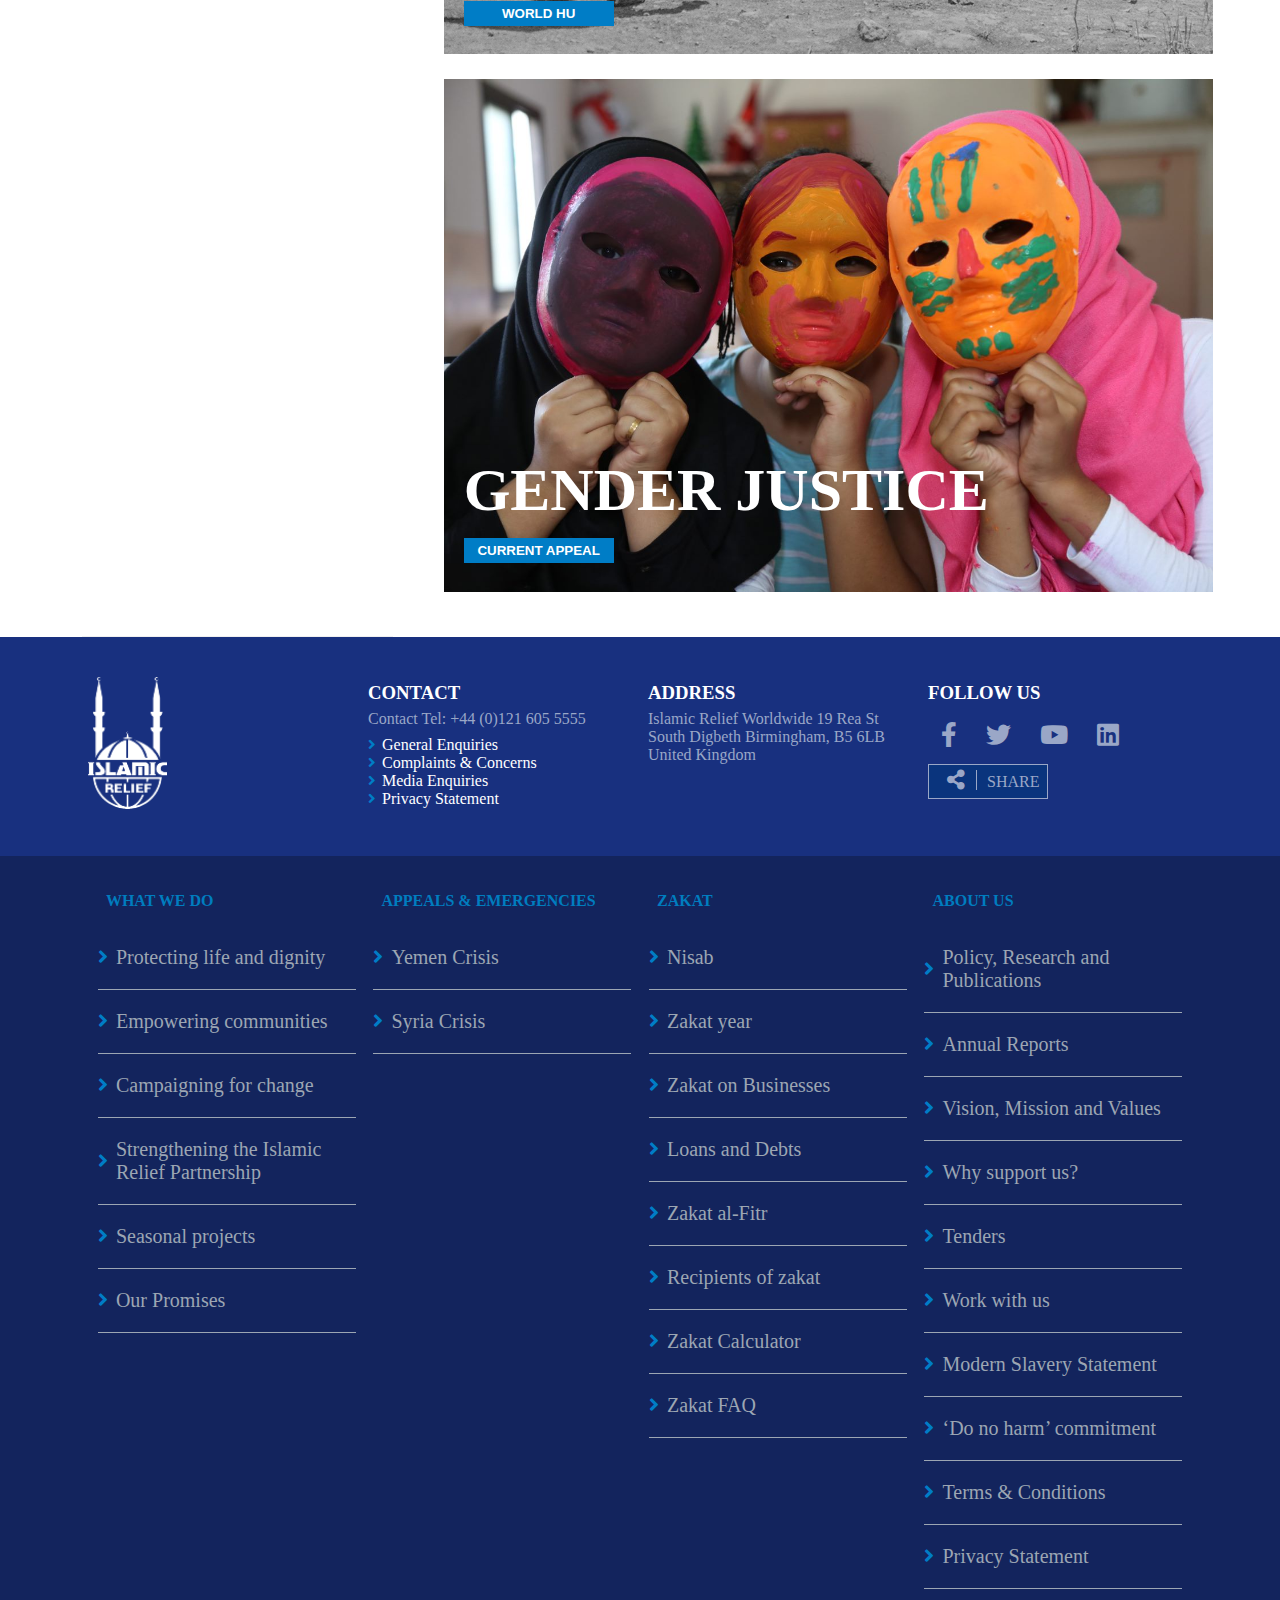
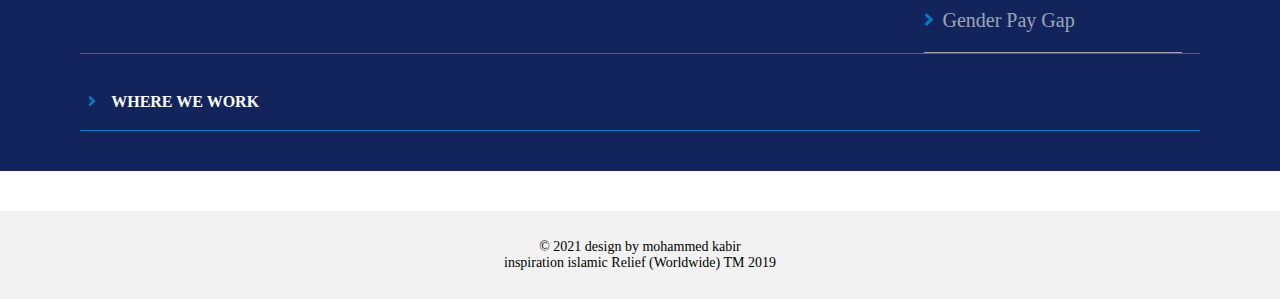
<file: pages/currentappeals.html>
<!DOCTYPE html>
<html lang="en">
<head>
  <meta charset="UTF-8">
  <meta http-equiv="X-UA-Compatible" content="IE=edge">
  <meta name="viewport" content="width=device-width, initial-scale=1.0">
  <title>current appeals</title>
  <link rel="stylesheet" href="../css/style.css">
  <link rel="stylesheet" href="../css/currentappeals.css">
  <link rel="stylesheet" href="https://cdnjs.cloudflare.com/ajax/libs/font-awesome/5.15.3/css/all.min.css" />
</head>
<script src="https://cdnjs.cloudflare.com/ajax/libs/jquery/3.6.0/jquery.min.js"></script>
<body>
  <header>
    <div class="header_main">
      <div class="logo">
       <a href="../index.html"> <img src="../asset/logo.jpg" alt="logo"></a>
      </div>
      <div class="navigation">
        <div class="top_nav">
          <ul>
            <li>
              <i class="fas fa-globe"></i>
              <a href="">Global family</a>
              <i class="fas fa-caret-down"></i>
            </li>
            <li><a href="" class="english">English</a></li>
            <li><a href="">Arabic</a></li>
            <li><a href="">Annual report site</a></li>
            <li><a href=""><i class="fab fa-facebook-f"></i></a></li>
            <li><a href=""><i class="fab fa-twitter"></i></a></li>
            <li><a href=""><i class="fab fa-youtube"></i></a></li>
            <li><a href=""> <i class="fab fa-linkedin"></i></a></li>
            <div>
              <input type="text" placeholder="Search">
              <span><i class="fas fa-search"></i></span>
            </div>
          </ul>
        </div>
        <div class="navBar_container">
          <div class="logo_text">
            <span class="blue">islamic relief</span>
            <span>worldwide</span>
          </div>
          <div class="navBar_donateButton">
           <a href="./donate.html"><button>Donate</button></a>
            <i class="fa fa-bars"></i>
          </div>
        </div>
        
      </div>
      <nav class="nav_wrapper">
          <ul >
            <li>
              <div class="nav_content">
                <a href="./aboutus.html">About us</a>
                <i class="fas fa-caret-down nav_contentangle_down"></i>
              </div>
              <div class="nav_content_contents">
                <a href="">Board of Trustees</a>
                <a href="">Board of Directors</a>
                <a href="">History</a>
                <a href="">Governance</a>
                <a href="">Annual Reports</a>
                <a href="">Our Strategy</a>
                <a href="">Work With Us</a>
                <a href="">Where your donation goes</a>
                <a href="">Contact Us</a>
                <a href="">Modern Slavery Statement</a>
                <a href="">‘Do no harm’ commitment</a>
                <a href="">Gender Pay Gap</a>
              </div>
            </li>
            <li>
              <div class="nav_content">
                <a href="./whatwedo.html">What we do</a>
                <i class="fas fa-caret-down nav_contentangle_down"></i>
              </div>
              <div class="nav_content_contents">
                <a href=""> Seasonal projects</a>
                <a href="">Protecting life and dignity</a>
                <a href="">Campaigning for change</a>
                <a href="">Empowering communities</a>
                <a href="">Strengthening the Islamic Relief Partnership
                  Our Promises</a>
              </div>
            </li>
            <li> 
              <div class="nav_content">
                <a href="./wherewework.html">Where we work</a>
                <i class="fas fa-caret-down"></i>
              </div>
              <div class="nav_content_contents">
                <a href="">Partner Offices</a>
                <a href="">Afghanistan</a>
                <a href="">Albania</a>
                <a href="">Bangladesh</a>
                <a href="">Bosnia and Herzegovina</a>
                <a href="">Central African Republic</a>
                <a href="">Chad</a>
                <a href="">China</a>
                <a href="">Ethiopia</a>
                <a href="">Indonesia</a>
                <a href="">Iraq</a>
                <a href="">Jordan</a>
                <a href="">Kenya</a>
                <a href="">Kosova</a>
                <a href="">Lebanon</a>
                <a href="">Malawi</a>
                <a href="">Mali</a>
                <a href="">Myanmar</a>
                <a href="">Nepal</a>
                <a href="">Niger</a>
                <a href="">Palestinian Territories</a>
                <a href="">Pakistan</a>
                <a href="">Philippines</a>
                <a href="">Russian Federation</a>
                <a href="">Somalia</a>
                <a href="">South Africa</a>
                <a href="">South Sudan</a>
                <a href="">Sri Lanka</a>
                <a href="">Sudan</a>
                <a href="">Syrian Arab Republic</a>
              </div>
            </li>
            <li>
              <div class="nav_content">
                <a href="./currentappeals.html" style="color:#007DC6;">Current appeals</a>
                <i class="fas fa-caret-down nav_contentangle_down"></i>
              </div>   
              <div class="nav_content_contents">
                <a href="">Coronavirus Appeal</a>
                <a href="">Gaza Emergency</a>
                <a href="">Syria Crisis</a>
                <a href="">Yemen Crisis</a>
              </div>
            </li>
            <li>
              <div class="nav_content">
                <a href="./ourcampaigns.html">Our campaigns</a>
                <i class="fas fa-caret-down nav_contentangle_down"></i>
              </div> 
            </li>
            <li>    
              <div class="nav_content">
                <a href="./policypublication.html"> Policy and publications</a>
                <i class="fas fa-caret-down" nav_contentangle_down></i>
              </div> 
              <div class="nav_content_contents">
                <a href="">Evaluation</a>       
              </div>
            </li>
            <li>         
              <div class="nav_content">
                <a href="./media.html"> Media</a>
                <i class="fas fa-caret-down nav_contentangle_down"></i>
              </div>
              <div class="nav_content_contents">
                <a href="">Islamic Relief in the media</a>
                <a href="">Blogs</a>
                <a href="">Press Releases</a>
                <a href="">Media Enquiries</a>
              </div>
            </li>
          </ul>
        </nav>
    </div>
  </header>
  <section class="currentappeals">
    <div class="currentappeals_head">
      <img src="../asset/currentappeals1.jpg" alt="current appeals">
      <div class="thumb">
          <h1>CURRENT APPEALS</h1>
        <p><a href="../index.html" >Home</a href="../index.html" > /<small>CURRENT APPEALS</small></p>
      </div>
    </div>
    <div class="cards">
      <div class="card1">
        <p>Current appeals</p>
        <p>Emergency appeals</p>
      </div>
      <div class="card2">
          <div class="thumb_wrapper">
            <img src="../asset/currentappeals2.jpg" alt="wherewework">
            <div class="thumb">
              <h2>Current appeals Emergency appeals</h2>
              <button>CHILD PROTECTION</button>
            </div>
          </div>
          <div class="thumb_wrapper">
            <img src="../asset/currentappeals3.jpg" alt="wherewework">
            <div class="thumb">
              <h2>CURRENT APPEAL</h2>
              <button>WORLD HU</button>
            </div>
          </div>
          <div class="thumb_wrapper">
            <img src="../asset/currentappeals2.jpg" alt="wherewework">
            <div class="thumb">
              <h2>GENDER JUSTICE</h2>
              <button>CURRENT APPEAL</button>
            </div>
          </div>
      </div>
    </div>  
  </section>
  <section class="section8">
    <div class="section8_cards">
      <div class="card logo">
        <img src="../asset/footer-logo.png" alt="logo">
      </div>
      <div class="card contact">  
        <h3>CONTACT</h3>
        <p>Contact Tel: +44 (0)121 605 5555</p>
        <ul>
          <li><i class="fas fa-angle-right"></i>General Enquiries</li>
          <li><i class="fas fa-angle-right"></i>Complaints & Concerns</li>
          <li><i class="fas fa-angle-right"></i>Media Enquiries</li>
          <li><i class="fas fa-angle-right"></i>Privacy Statement</li>
        </ul>
      </div>
      <div class="card address">
        <h3>ADDRESS</h3>
        <p>
          Islamic Relief Worldwide
          19 Rea St South Digbeth
          Birmingham, B5 6LB
          United Kingdom
        </p>
      </div>
      <div class="card follow_us">
        <h3>FOLLOW US</h3>
        <i class="fab fa-facebook-f"></i>
        <i class="fab fa-twitter"></i>
        <i class="fab fa-youtube"></i>
        <i class="fab fa-linkedin"></i>
        <br>
        <span><i class="fa fa-share-alt"></i>SHARE</span>
      </div>
    </div>
  </section>
  <section class="section9">
    <div class="section9_cards">
      <div class="card">
        <div class="card_head">
          <h3>What we do</h3>
          <i class="fas fa-angle-down"></i>
        </div>
        <ul>
          <li><span class="fas fa-angle-right"></span><a href="">Protecting life and dignity</a></li>
          <li><span class="fas fa-angle-right"></span><a href="">Empowering communities</a></li>
          <li><span class="fas fa-angle-right"></span><a href="">Campaigning for change</a></li>
          <li><span class="fas fa-angle-right"></span><a href="">Strengthening the Islamic Relief Partnership</a></li>
          <li><span class="fas fa-angle-right"></span><a href="">Seasonal projects</a></li>
          <li><span class="fas fa-angle-right"></span><a href="">Our Promises</a></li>
        </ul>
      </div>
      <div class="card">   
        <div class="card_head">
          <h3>APPEALS & EMERGENCIES</h3>
          <i class="fas fa-angle-down"></i>
        </div>
        <ul>
          <li><span class="fas fa-angle-right"></span><a href="">Yemen Crisis</a></li>
          <li><span class="fas fa-angle-right"></span><a href="">Syria Crisis</a></li>
        </ul>
      </div>
      <div class="card">   
        <div class="card_head">
          <h3>ZAKAT</h3>
          <i class="fas fa-angle-down"></i>
        </div>
        <ul>
          <li><span class="fas fa-angle-right"></span><a href="">Nisab</a></li>
          <li><span class="fas fa-angle-right"></span><a href="">Zakat year</a></li>
          <li><span class="fas fa-angle-right"></span><a href="">Zakat on Businesses</a></li>
          <li><span class="fas fa-angle-right"></span><a href="">Loans and Debts</a></li>
          <li><span class="fas fa-angle-right"></span><a href="">Zakat al-Fitr</a></li>
          <li><span class="fas fa-angle-right"></span><a href="">Recipients of zakat</a></li>
          <li><span class="fas fa-angle-right"></span><a href="">Zakat Calculator</a></li>
          <li><span class="fas fa-angle-right"></span><a href="">Zakat FAQ</a></li>
        </ul>
      </div>
      <div class="card">
        <div class="card_head">
          <h3>ABOUT US</h3>
          <i class="fas fa-angle-down"></i>
        </div>
        <ul>
          <li><span class="fas fa-angle-right"></span><a href="">Policy, Research and Publications</a></li>
          <li><span class="fas fa-angle-right"></span><a href="">Annual Reports</a></li>
          <li><span class="fas fa-angle-right"></span><a href="">Vision, Mission and Values</a></li>
          <li><span class="fas fa-angle-right"></span><a href="">Why support us?</a></li>
          <li><span class="fas fa-angle-right"></span><a href="">Tenders</a></li>
          <li><span class="fas fa-angle-right"></span><a href="">Work with us</a></li>
          <li><span class="fas fa-angle-right"></span><a href="">Modern Slavery Statement</a></li>
          <li><span class="fas fa-angle-right"></span><a href="">‘Do no harm’ commitment</a></li>
          <li><span class="fas fa-angle-right"></span><a href="">Terms & Conditions</a></li>
          <li><span class="fas fa-angle-right"></span><a href="">Privacy Statement</a></li>
          <li><span class="fas fa-angle-right"></span><a href="">Gender Pay Gap</a></li>
        </ul>
      </div>
    </div>
    <div class="section9_bottom">
      <p><span class="fas fa-angle-right"></span> <a href="">Where we work</a><i class="fas fa-angle-down"></i></p>
    </div>
  </section>
  <footer>
    <p>&copy; 2021 design by mohammed kabir</p>
    <p>inspiration islamic Relief (Worldwide) TM 2019</p>
  </footer>

  <script src="../js/script.js"></script>
</body>
</html>
</file>
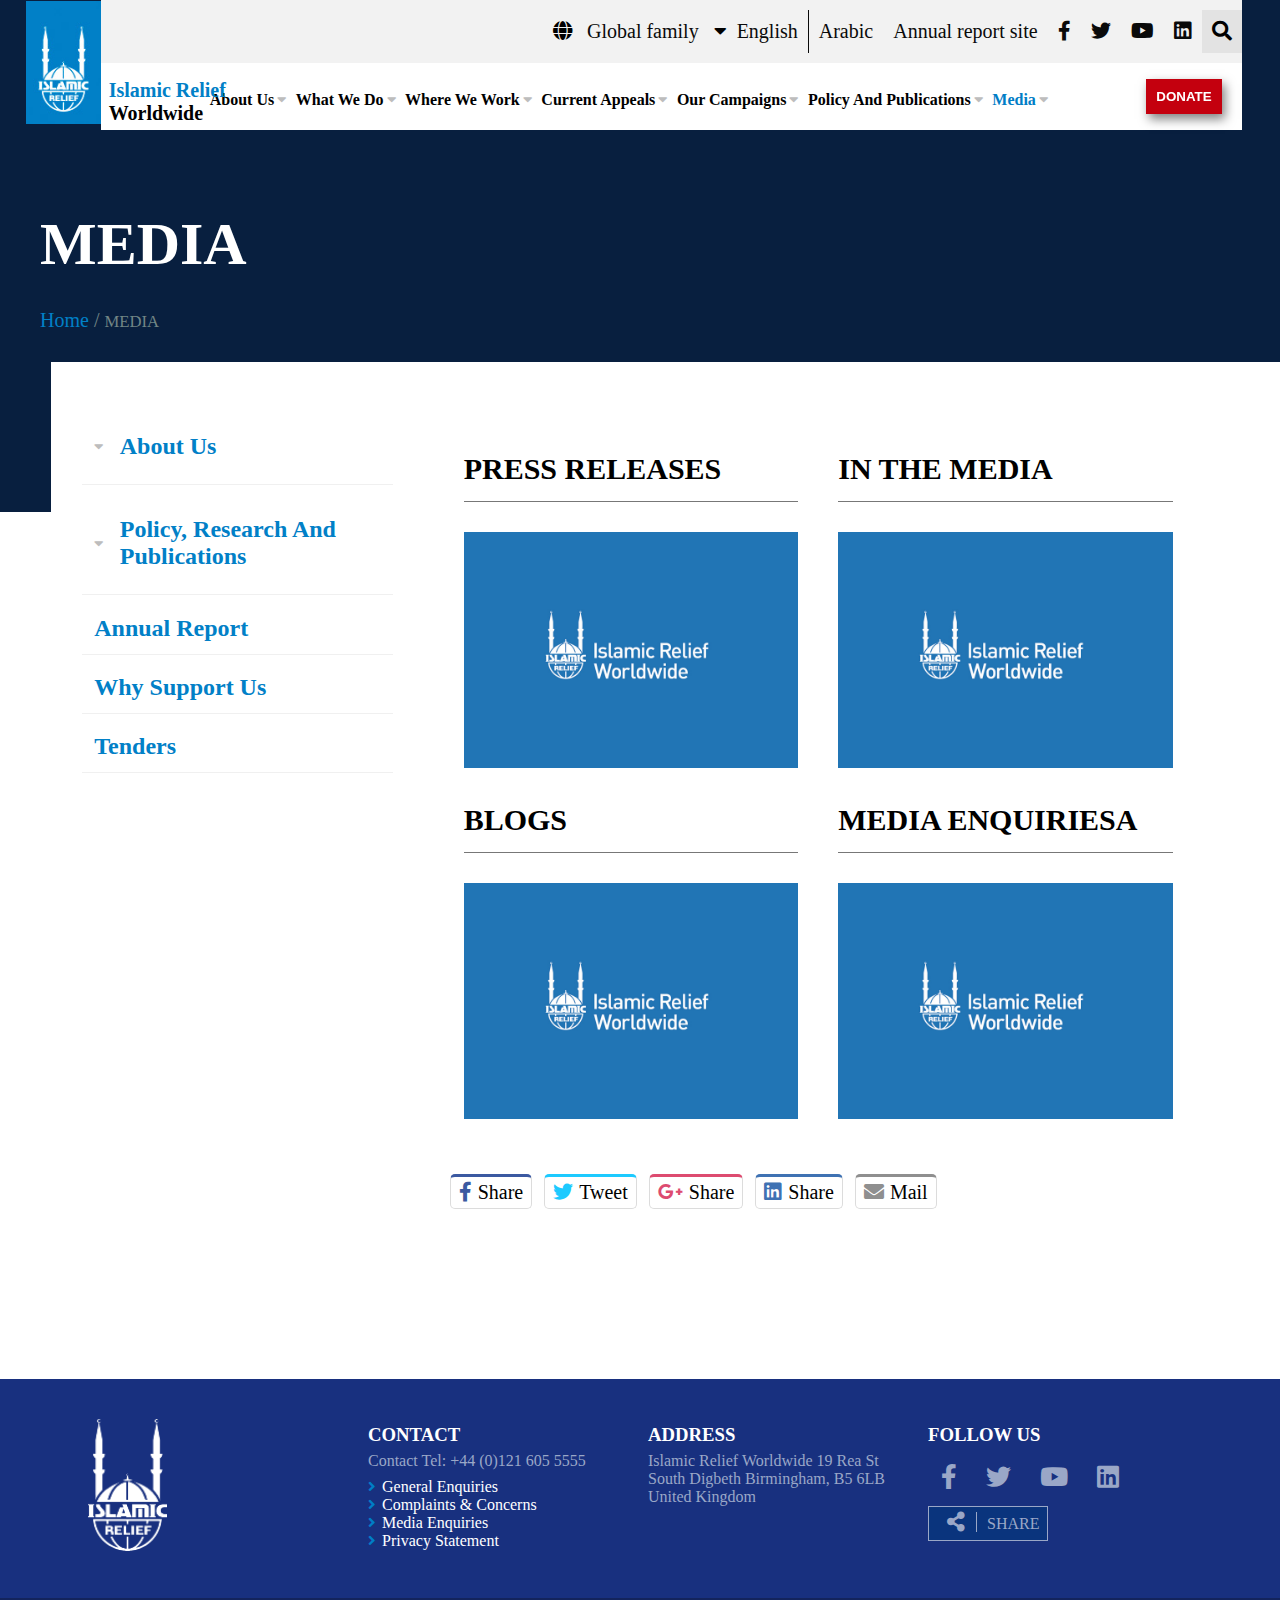
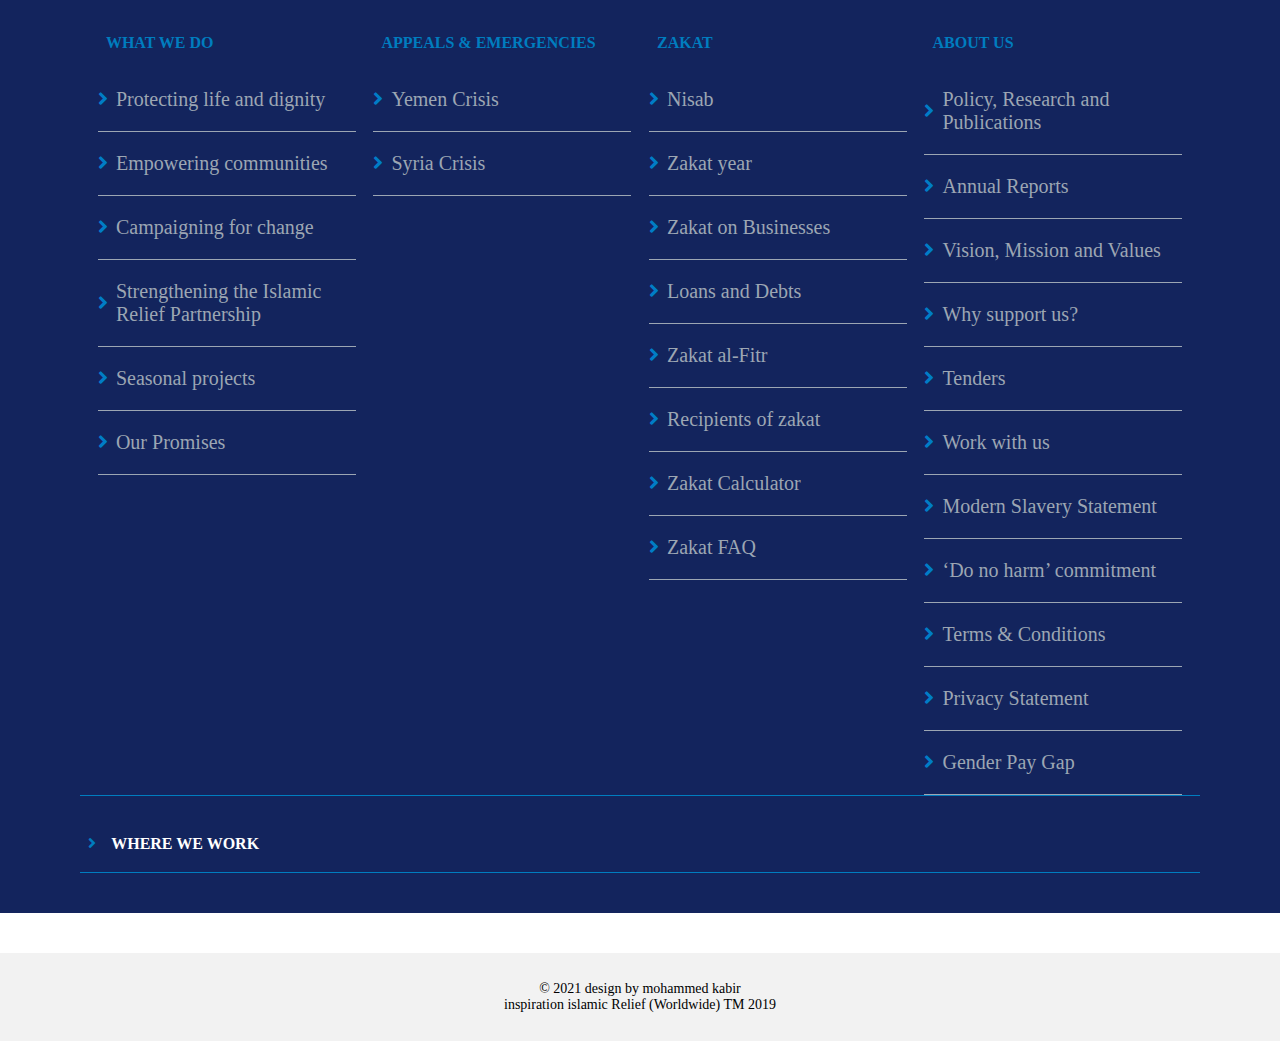
<file: pages/media.html>
<!DOCTYPE html>
<html lang="en">
<head>
  <meta charset="UTF-8">
  <meta http-equiv="X-UA-Compatible" content="IE=edge">
  <meta name="viewport" content="width=device-width, initial-scale=1.0">
  <title>Document</title>
  <link rel="stylesheet" href="../css/style.css">
  <link rel="stylesheet" href="../css/media.css">
  <link rel="stylesheet" href="https://cdnjs.cloudflare.com/ajax/libs/font-awesome/5.15.3/css/all.min.css" />
</head>

<script src="https://cdnjs.cloudflare.com/ajax/libs/jquery/3.6.0/jquery.min.js"></script>
<body>
  <header>
    <div class="header_main">
      <div class="logo">
        <a href="../index.html"><img src="../asset/logo.jpg" alt="logo"></a>
      </div>
      <div class="navigation">
        <div class="top_nav">
          <ul>
            <li>
              <i class="fas fa-globe"></i>
              <a href="">Global family</a>
              <i class="fas fa-caret-down"></i>
            </li>
            <li><a href="" class="english">English</a></li>
            <li><a href="">Arabic</a></li>
            <li><a href="">Annual report site</a></li>
            <li><a href=""><i class="fab fa-facebook-f"></i></a></li>
            <li><a href=""><i class="fab fa-twitter"></i></a></li>
            <li><a href=""><i class="fab fa-youtube"></i></a></li>
            <li><a href=""> <i class="fab fa-linkedin"></i></a></li>
            <div>
              <input type="text" placeholder="Search">
              <span><i class="fas fa-search"></i></span>
            </div>
          </ul>
        </div>
        <div class="navBar_container">
          <div class="logo_text">
            <span class="blue">islamic relief</span>
            <span>worldwide</span>
          </div>
          <div class="navBar_donateButton">   
            <a href="./donate.html"><button>Donate</button></a>  
            <i class="fa fa-bars"></i>
          </div>
        </div>
        
      </div>
      <nav class="nav_wrapper">
          <ul >
            <li>
              <div class="nav_content">
                <a href="./aboutus.html">About us</a>
                <i class="fas fa-caret-down nav_contentangle_down"></i>
              </div>
              <div class="nav_content_contents">
                <a href="">Board of Trustees</a>
                <a href="">Board of Directors</a>
                <a href="">History</a>
                <a href="">Governance</a>
                <a href="">Annual Reports</a>
                <a href="">Our Strategy</a>
                <a href="">Work With Us</a>
                <a href="">Where your donation goes</a>
                <a href="">Contact Us</a>
                <a href="">Modern Slavery Statement</a>
                <a href="">‘Do no harm’ commitment</a>
                <a href="">Gender Pay Gap</a>
              </div>
            </li>
            <li>
              <div class="nav_content">
                <a href="./whatwedo.html">What we do</a>
                <i class="fas fa-caret-down nav_contentangle_down"></i>
              </div>
              <div class="nav_content_contents">
                <a href=""> Seasonal projects</a>
                <a href="">Protecting life and dignity</a>
                <a href="">Campaigning for change</a>
                <a href="">Empowering communities</a>
                <a href="">Strengthening the Islamic Relief Partnership
                  Our Promises</a>
              </div>
            </li>
            <li> 
              <div class="nav_content">
                <a href="./wherewework.html">Where we work</a>
                <i class="fas fa-caret-down"></i>
              </div>
              <div class="nav_content_contents">
                <a href="">Partner Offices</a>
                <a href="">Afghanistan</a>
                <a href="">Albania</a>
                <a href="">Bangladesh</a>
                <a href="">Bosnia and Herzegovina</a>
                <a href="">Central African Republic</a>
                <a href="">Chad</a>
                <a href="">China</a>
                <a href="">Ethiopia</a>
                <a href="">Indonesia</a>
                <a href="">Iraq</a>
                <a href="">Jordan</a>
                <a href="">Kenya</a>
                <a href="">Kosova</a>
                <a href="">Lebanon</a>
                <a href="">Malawi</a>
                <a href="">Mali</a>
                <a href="">Myanmar</a>
                <a href="">Nepal</a>
                <a href="">Niger</a>
                <a href="">Palestinian Territories</a>
                <a href="">Pakistan</a>
                <a href="">Philippines</a>
                <a href="">Russian Federation</a>
                <a href="">Somalia</a>
                <a href="">South Africa</a>
                <a href="">South Sudan</a>
                <a href="">Sri Lanka</a>
                <a href="">Sudan</a>
                <a href="">Syrian Arab Republic</a>
              </div>
            </li>
            <li>
              <div class="nav_content">
                <a href="./currentappeals.html"> Current appeals</a>
                <i class="fas fa-caret-down nav_contentangle_down"></i>
              </div>   
              <div class="nav_content_contents">
                <a href="">Coronavirus Appeal</a>
                <a href="">Gaza Emergency</a>
                <a href="">Syria Crisis</a>
                <a href="">Yemen Crisis</a>
              </div>
            </li>
            <li>
              <div class="nav_content">
                <a href="./ourcampaigns.html">Our campaigns</a>
                <i class="fas fa-caret-down nav_contentangle_down"></i>
              </div> 
            </li>
            <li>    
              <div class="nav_content">
                <a href="./policypublication.html"> Policy and publications</a>
                <i class="fas fa-caret-down" nav_contentangle_down></i>
              </div> 
              <div class="nav_content_contents">
                <a href="./evaluation.html">Evaluation</a>       
              </div>
            </li>
            <li>         
              <div class="nav_content">
                <a href="./media.html" style="color:#007DC6;"> Media</a>
                <i class="fas fa-caret-down nav_contentangle_down"></i>
              </div>
              <div class="nav_content_contents">
                <a href="">Islamic Relief in the media</a>
                <a href="">Blogs</a>
                <a href="">Press Releases</a>
                <a href="">Media Enquiries</a>
              </div>
            </li>
          </ul>
        </nav>
    </div>
  </header>
  <section class="media">
    <div class="media_head">
      <h1>MEDIA</h1>
      <p><a href="../index.html" >Home</a> / <small>MEDIA</small></p>
    </div>
    <div class="cards">
      <div class="card1">
        <ul>
          <li><i class="fas fa-caret-down"></i><a href="">about us</a></li>
          <li><i class="fas fa-caret-down"></i><a href="./policypublication.html">policy, research and publications</a></li>
          <li class="space">annual report</li>
          <li class="space">why support us</li>
          <li class="space">tenders</li>
        </ul>
      </div>
      <div class="card2">
        <div class="box1">
          <div>
            <h2>PRESS RELEASES</h2>
            <img src="../asset/media.jpg" alt="campaigns">
          </div>
          <div>
            <h2>IN THE MEDIA</h2>
            <img src="../asset/media.jpg" alt="campaigns">
          </div>
        </div>
        <div class="box2">
          <div>
            <h2>BLOGS</h2>
            <img src="../asset/media.jpg" alt="campaigns">
          </div>
          <div>
            <h2>MEDIA ENQUIRIESA</h2>
            <img src="../asset/media.jpg" alt="campaigns">
          </div>
        </div>
        
        <div class="social">
          <div><i class="fab fa-facebook-f"></i>Share</div>
          <div><i class="fab fa-twitter"></i>Tweet</div>
          <div><i class="fab fa-google-plus-g"></i>Share</div>
          <div><i class="fab fa-linkedin"></i>Share</div>
          <div><i class="fa fa-envelope" aria-hidden="true"></i>Mail</div>
        </div>
      </div>
    </div>  
  </section>
  <section class="section8">
    <div class="section8_cards">
      <div class="card logo">
        <img src="../asset/footer-logo.png" alt="logo">
      </div>

      <div class="card contact">  
        <h3>CONTACT</h3>
        <p>Contact Tel: +44 (0)121 605 5555</p>
        <ul>
          <li><i class="fas fa-angle-right"></i>General Enquiries</li>
          <li><i class="fas fa-angle-right"></i>Complaints & Concerns</li>
          <li><i class="fas fa-angle-right"></i>Media Enquiries</li>
          <li><i class="fas fa-angle-right"></i>Privacy Statement</li>
        </ul>
      </div>
      <div class="card address">
        <h3>ADDRESS</h3>
        <p>
          Islamic Relief Worldwide
          19 Rea St South Digbeth
          Birmingham, B5 6LB
          United Kingdom
        </p>
      </div>
      <div class="card follow_us">
        <h3>FOLLOW US</h3>
        <i class="fab fa-facebook-f"></i>
        <i class="fab fa-twitter"></i>
        <i class="fab fa-youtube"></i>
        <i class="fab fa-linkedin"></i>
        <br>
        <span><i class="fa fa-share-alt"></i>SHARE</span>
      </div>
    </div>
  </section>
  <section class="section9">
    <div class="section9_cards">
      <div class="card">
        <div class="card_head">
          <h3>What we do</h3>
          <i class="fas fa-angle-down"></i>
        </div>
        <ul>
          <li><span class="fas fa-angle-right"></span><a href="">Protecting life and dignity</a></li>
          <li><span class="fas fa-angle-right"></span><a href="">Empowering communities</a></li>
          <li><span class="fas fa-angle-right"></span><a href="">Campaigning for change</a></li>
          <li><span class="fas fa-angle-right"></span><a href="">Strengthening the Islamic Relief Partnership</a></li>
          <li><span class="fas fa-angle-right"></span><a href="">Seasonal projects</a></li>
          <li><span class="fas fa-angle-right"></span><a href="">Our Promises</a></li>
        </ul>
      </div>
      <div class="card">   
        <div class="card_head">
          <h3>APPEALS & EMERGENCIES</h3>
          <i class="fas fa-angle-down"></i>
        </div>
        <ul>
          <li><span class="fas fa-angle-right"></span><a href="">Yemen Crisis</a></li>
          <li><span class="fas fa-angle-right"></span><a href="">Syria Crisis</a></li>
        </ul>
      </div>
      <div class="card">   
        <div class="card_head">
          <h3>ZAKAT</h3>
          <i class="fas fa-angle-down"></i>
        </div>
        <ul>
          <li><span class="fas fa-angle-right"></span><a href="">Nisab</a></li>
          <li><span class="fas fa-angle-right"></span><a href="">Zakat year</a></li>
          <li><span class="fas fa-angle-right"></span><a href="">Zakat on Businesses</a></li>
          <li><span class="fas fa-angle-right"></span><a href="">Loans and Debts</a></li>
          <li><span class="fas fa-angle-right"></span><a href="">Zakat al-Fitr</a></li>
          <li><span class="fas fa-angle-right"></span><a href="">Recipients of zakat</a></li>
          <li><span class="fas fa-angle-right"></span><a href="">Zakat Calculator</a></li>
          <li><span class="fas fa-angle-right"></span><a href="">Zakat FAQ</a></li>
        </ul>
      </div>
      <div class="card">
        <div class="card_head">
          <h3>ABOUT US</h3>
          <i class="fas fa-angle-down"></i>
        </div>
        <ul>
          <li><span class="fas fa-angle-right"></span><a href="">Policy, Research and Publications</a></li>
          <li><span class="fas fa-angle-right"></span><a href="">Annual Reports</a></li>
          <li><span class="fas fa-angle-right"></span><a href="">Vision, Mission and Values</a></li>
          <li><span class="fas fa-angle-right"></span><a href="">Why support us?</a></li>
          <li><span class="fas fa-angle-right"></span><a href="">Tenders</a></li>
          <li><span class="fas fa-angle-right"></span><a href="">Work with us</a></li>
          <li><span class="fas fa-angle-right"></span><a href="">Modern Slavery Statement</a></li>
          <li><span class="fas fa-angle-right"></span><a href="">‘Do no harm’ commitment</a></li>
          <li><span class="fas fa-angle-right"></span><a href="">Terms & Conditions</a></li>
          <li><span class="fas fa-angle-right"></span><a href="">Privacy Statement</a></li>
          <li><span class="fas fa-angle-right"></span><a href="">Gender Pay Gap</a></li>
        </ul>
      </div>
    </div>
    <div class="section9_bottom">
      <p><span class="fas fa-angle-right"></span> <a href="">Where we work</a><i class="fas fa-angle-down"></i></p>
    </div>
  </section>
  <footer>
    <p>&copy; 2021 design by mohammed kabir</p>
    <p>inspiration islamic Relief (Worldwide) TM 2019</p>
  </footer>

  <script src="../js/script.js"></script>
</body>
</html>
</file>
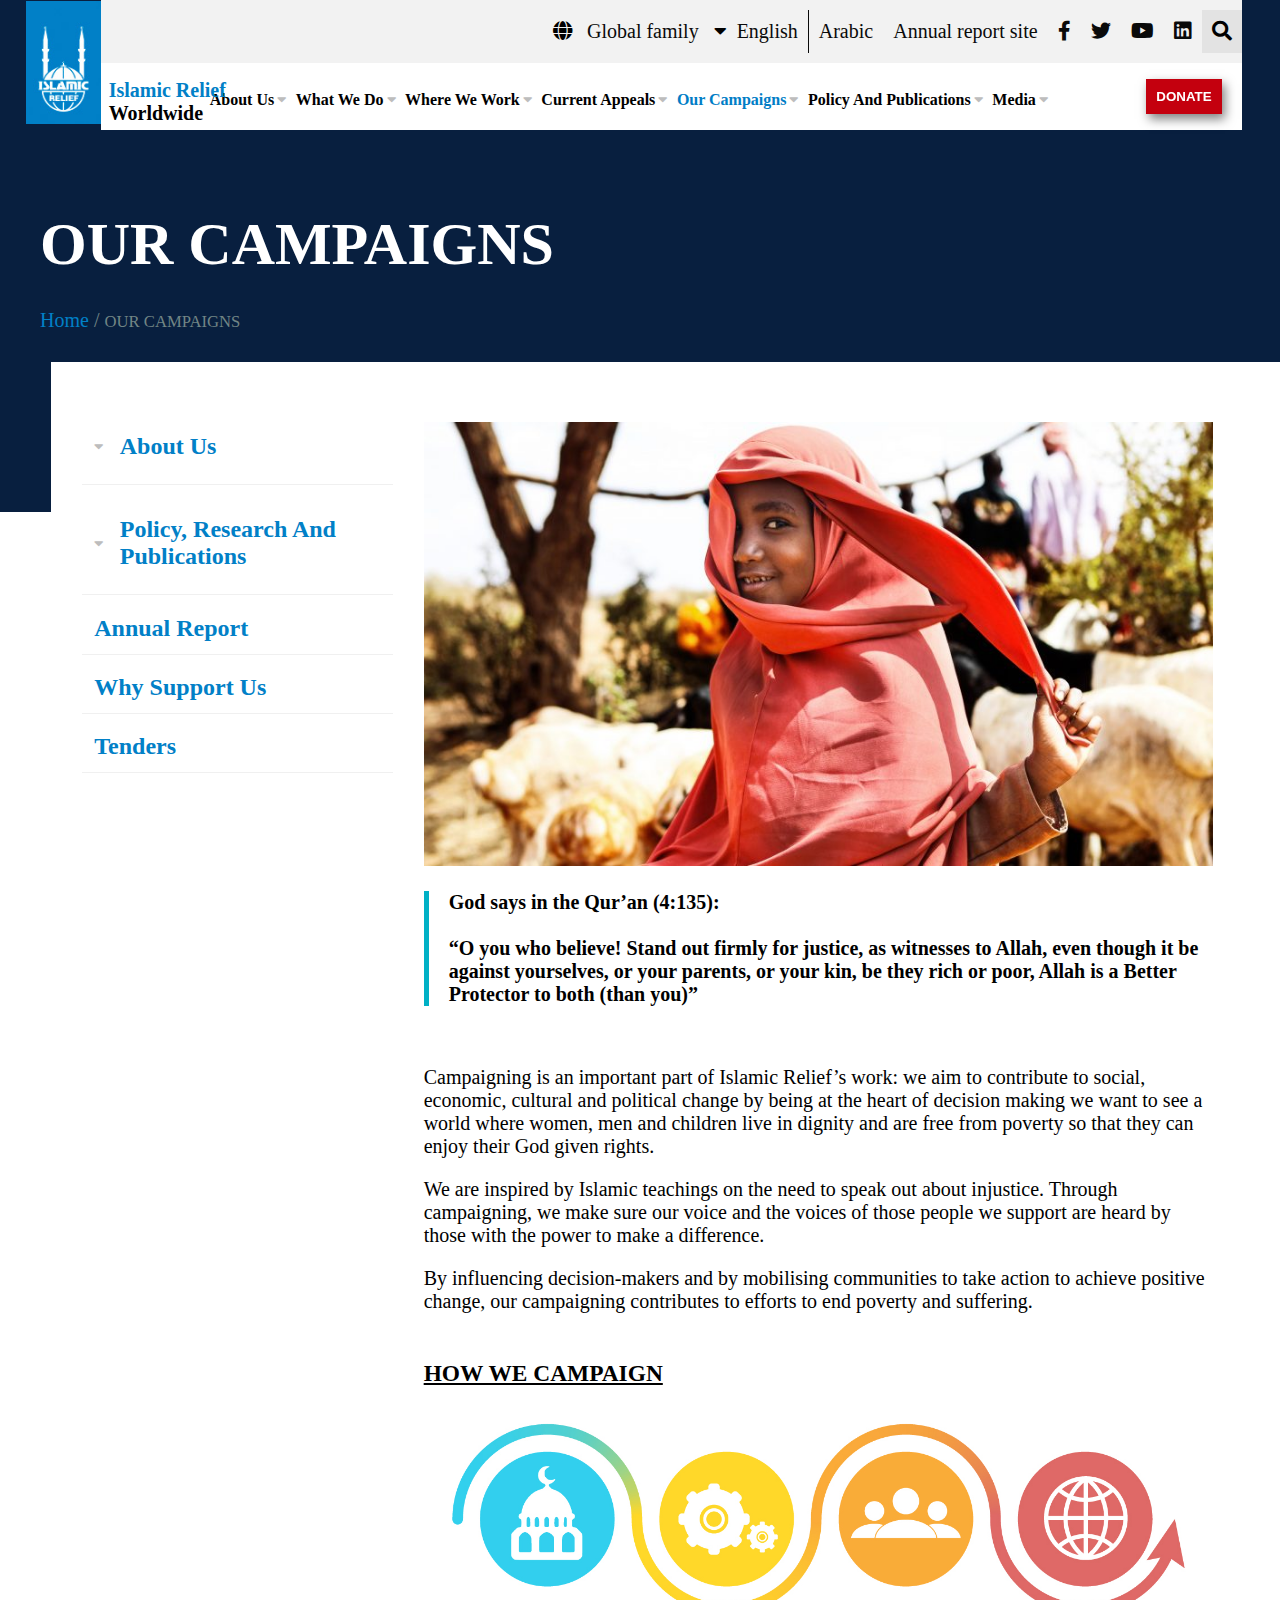
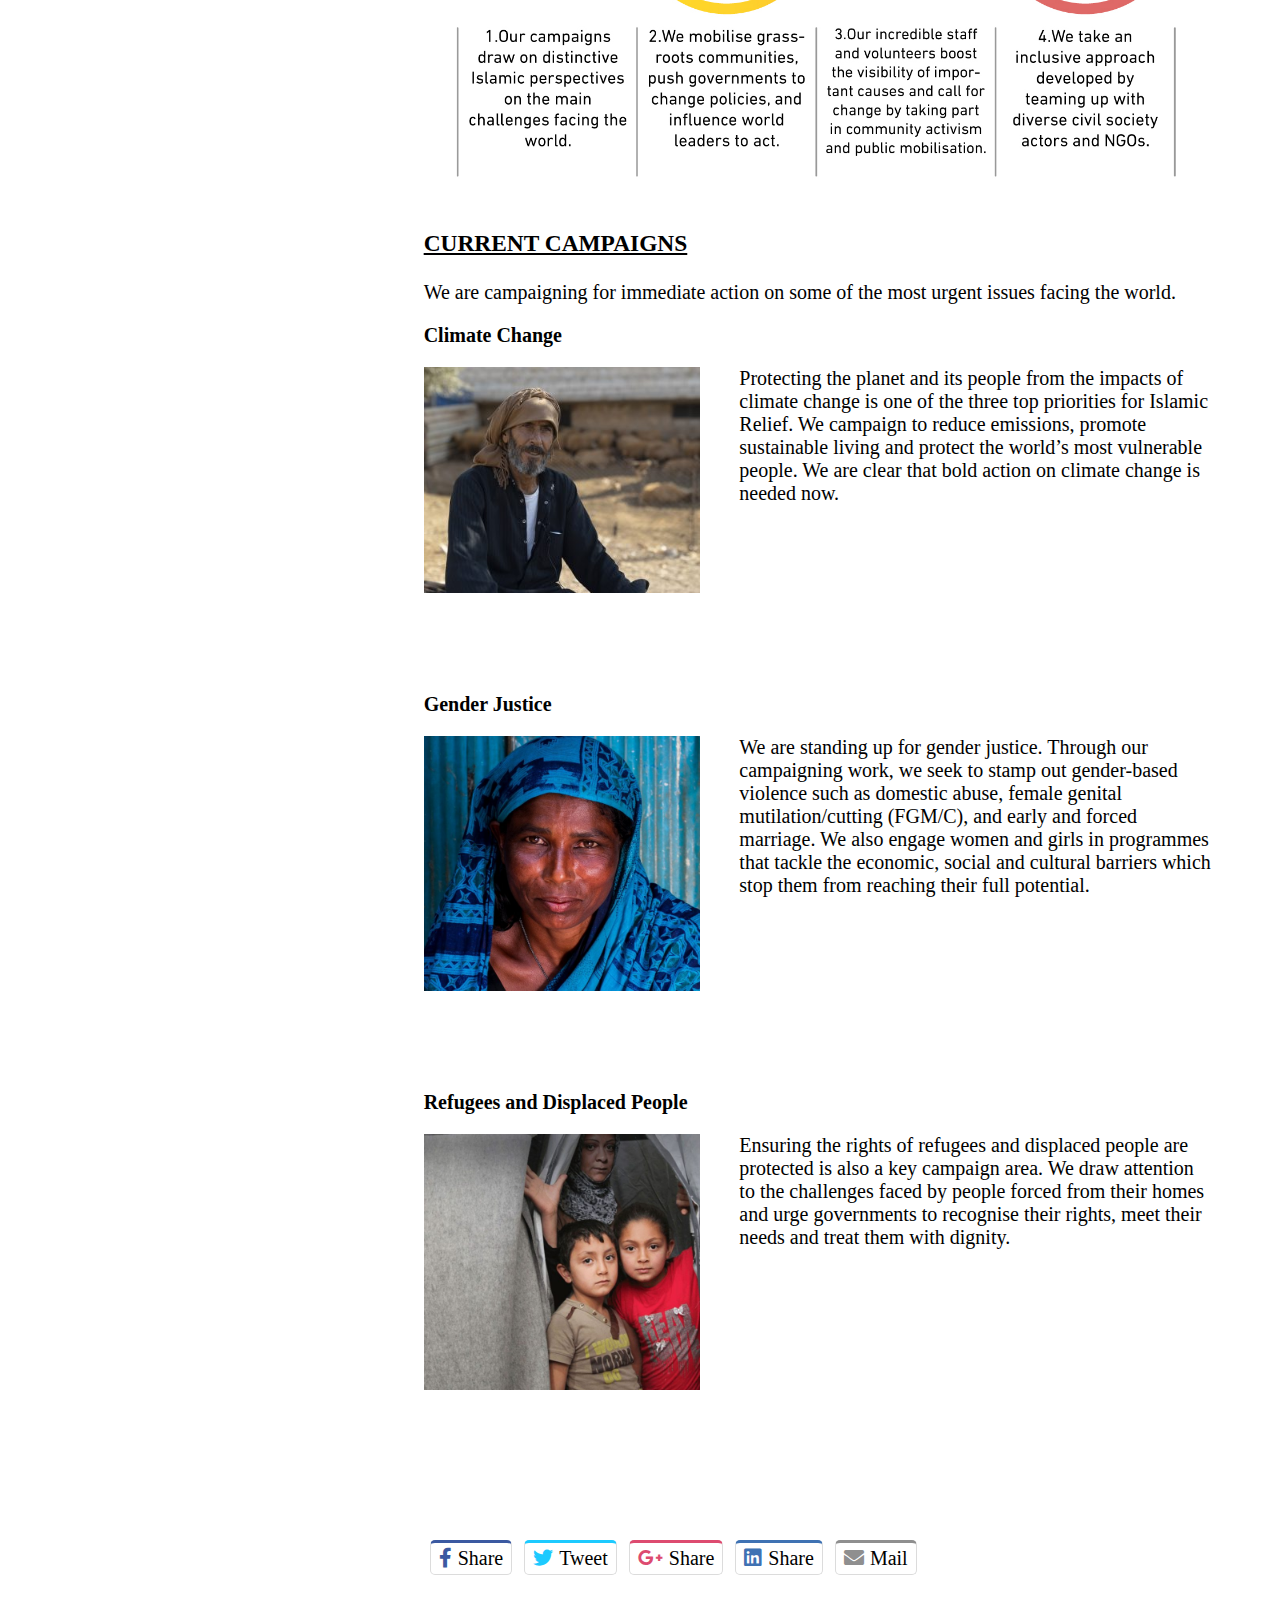
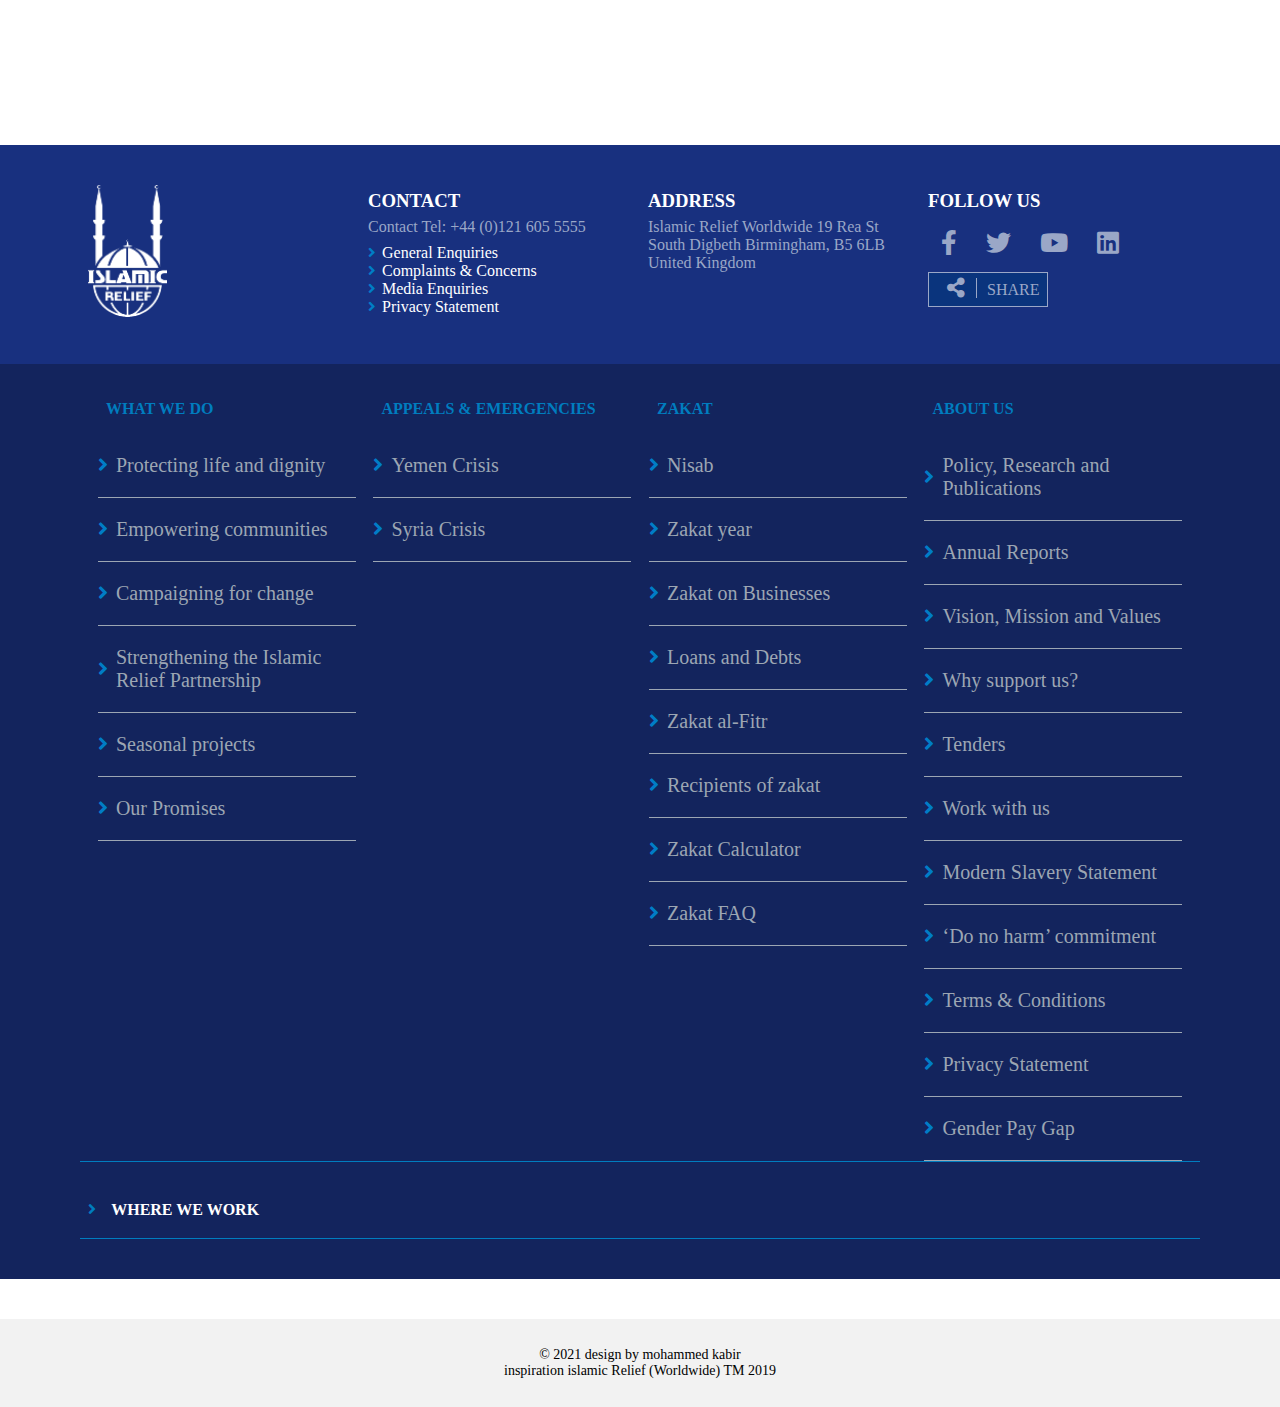
<file: pages/ourcampaigns.html>
<!DOCTYPE html>
<html lang="en">
<head>
  <meta charset="UTF-8">
  <meta http-equiv="X-UA-Compatible" content="IE=edge">
  <meta name="viewport" content="width=device-width, initial-scale=1.0">
  <title>Document</title>
  <link rel="stylesheet" href="../css/style.css">
  <link rel="stylesheet" href="../css/ourcampaigns.css">
  <link rel="stylesheet" href="https://cdnjs.cloudflare.com/ajax/libs/font-awesome/5.15.3/css/all.min.css" />
</head>

<script src="https://cdnjs.cloudflare.com/ajax/libs/jquery/3.6.0/jquery.min.js"></script>
<body>
  <header>
    <div class="header_main">
      <div class="logo">
        <a href="../index.html"><img src="../asset/logo.jpg" alt="logo"></a>
      </div>
      <div class="navigation">
        <div class="top_nav">
          <ul>
            <li>
              <i class="fas fa-globe"></i>
              <a href="">Global family</a>
              <i class="fas fa-caret-down"></i>
            </li>
            <li><a href="" class="english">English</a></li>
            <li><a href="">Arabic</a></li>
            <li><a href="">Annual report site</a></li>
            <li><a href=""><i class="fab fa-facebook-f"></i></a></li>
            <li><a href=""><i class="fab fa-twitter"></i></a></li>
            <li><a href=""><i class="fab fa-youtube"></i></a></li>
            <li><a href=""> <i class="fab fa-linkedin"></i></a></li>
            <div>
              <input type="text" placeholder="Search">
              <span><i class="fas fa-search"></i></span>
            </div>
          </ul>
        </div>
        <div class="navBar_container">
          <div class="logo_text">
            <span class="blue">islamic relief</span>
            <span>worldwide</span>
          </div>
          <div class="navBar_donateButton">
           <a href="./donate.html"><button>Donate</button></a>
            <i class="fa fa-bars"></i>
          </div>
        </div>
        
      </div>
      <nav class="nav_wrapper">
          <ul >
            <li>
              <div class="nav_content">
                <a href="./aboutus.html">About us</a>
                <i class="fas fa-caret-down nav_contentangle_down"></i>
              </div>
              <div class="nav_content_contents">
                <a href="">Board of Trustees</a>
                <a href="">Board of Directors</a>
                <a href="">History</a>
                <a href="">Governance</a>
                <a href="">Annual Reports</a>
                <a href="">Our Strategy</a>
                <a href="">Work With Us</a>
                <a href="">Where your donation goes</a>
                <a href="">Contact Us</a>
                <a href="">Modern Slavery Statement</a>
                <a href="">‘Do no harm’ commitment</a>
                <a href="">Gender Pay Gap</a>
              </div>
            </li>
            <li>
              <div class="nav_content">
                <a href="./whatwedo.html">What we do</a>
                <i class="fas fa-caret-down nav_contentangle_down"></i>
              </div>
              <div class="nav_content_contents">
                <a href=""> Seasonal projects</a>
                <a href="">Protecting life and dignity</a>
                <a href="">Campaigning for change</a>
                <a href="">Empowering communities</a>
                <a href="">Strengthening the Islamic Relief Partnership
                  Our Promises</a>
              </div>
            </li>
            <li> 
              <div class="nav_content">
                <a href="./wherewework.html">Where we work</a>
                <i class="fas fa-caret-down"></i>
              </div>
              <div class="nav_content_contents">
                <a href="">Partner Offices</a>
                <a href="">Afghanistan</a>
                <a href="">Albania</a>
                <a href="">Bangladesh</a>
                <a href="">Bosnia and Herzegovina</a>
                <a href="">Central African Republic</a>
                <a href="">Chad</a>
                <a href="">China</a>
                <a href="">Ethiopia</a>
                <a href="">Indonesia</a>
                <a href="">Iraq</a>
                <a href="">Jordan</a>
                <a href="">Kenya</a>
                <a href="">Kosova</a>
                <a href="">Lebanon</a>
                <a href="">Malawi</a>
                <a href="">Mali</a>
                <a href="">Myanmar</a>
                <a href="">Nepal</a>
                <a href="">Niger</a>
                <a href="">Palestinian Territories</a>
                <a href="">Pakistan</a>
                <a href="">Philippines</a>
                <a href="">Russian Federation</a>
                <a href="">Somalia</a>
                <a href="">South Africa</a>
                <a href="">South Sudan</a>
                <a href="">Sri Lanka</a>
                <a href="">Sudan</a>
                <a href="">Syrian Arab Republic</a>
              </div>
            </li>
            <li>
              <div class="nav_content">
                <a href="./currentappeals.html"> Current appeals</a>
                <i class="fas fa-caret-down nav_contentangle_down"></i>
              </div>   
              <div class="nav_content_contents">
                <a href="">Coronavirus Appeal</a>
                <a href="">Gaza Emergency</a>
                <a href="">Syria Crisis</a>
                <a href="">Yemen Crisis</a>
              </div>
            </li>
            <li>
              <div class="nav_content">
                <a href="./ourcampaigns.html" style="color:#007DC6;">Our campaigns</a>
                <i class="fas fa-caret-down nav_contentangle_down"></i>
              </div> 
            </li>
            <li>    
              <div class="nav_content">
                <a href="./policypublication.html"> Policy and publications</a>
                <i class="fas fa-caret-down" nav_contentangle_down></i>
              </div> 
              <div class="nav_content_contents">
                <a href="">Evaluation</a>       
              </div>
            </li>
            <li>         
              <div class="nav_content">
                <a href="./media.html"> Media</a>
                <i class="fas fa-caret-down nav_contentangle_down"></i>
              </div>
              <div class="nav_content_contents">
                <a href="">Islamic Relief in the media</a>
                <a href="">Blogs</a>
                <a href="">Press Releases</a>
                <a href="">Media Enquiries</a>
              </div>
            </li>
          </ul>
        </nav>
    </div>
  </header>
  <section class="ourcampaigns">
    <div class="ourcampaigns_head">
      <h1>OUR CAMPAIGNS</h1>
      <p><a href="../index.html" >Home</a> / <small>OUR CAMPAIGNS</small></p>
    </div>
    <div class="cards">
      <div class="card1">
        <ul>
          <li><i class="fas fa-caret-down"></i><a href="">about us</a></li>
          <li><i class="fas fa-caret-down"></i><a href="./policypublication.html">policy, research and publications</a></li>
          <li class="space">annual report</li>
          <li class="space">why support us</li>
          <li class="space">tenders</li>
        </ul>
      </div>
      <div class="card2">
        <div class="card2_img">
          <img src="../asset/ourcampaigns.jpg" alt="campaigns">
        </div>
        <div class="box1">
          <h4>God says in the Qur’an (4:135):</h4>
          <br>
          <h4>
            “O you who believe! Stand out firmly for justice, as witnesses to Allah, even though it be against yourselves, or your parents, or your kin, be they rich or poor, Allah is a Better Protector to both (than you)”
          </h4>
        </div>
        <div class="box2">
          <p>
            Campaigning is an important part of Islamic Relief’s work: we aim to contribute to social, economic, cultural and political change by being at the heart of decision making we want to see a world where women, men and children live in dignity and are free from poverty so that they can enjoy their God given rights.
          </p>
          <p>
            We are inspired by Islamic teachings on the need to speak out about injustice. Through campaigning, we make sure our voice and the voices of those people we support are heard by those with the power to make a difference.
          </p>
          <p>
            By influencing decision-makers and by mobilising communities to take action to achieve positive change, our campaigning contributes to efforts to end poverty and suffering.
          </p>
          <h3>HOW WE CAMPAIGN</h3>
          <img src="../asset/ourcampaigns2.jpg" alt="campaigns">
        </div>
        <div class="box3">
          <h3>CURRENT CAMPAIGNS</h3>
          <p>
            We are campaigning for immediate action on some of the most urgent issues facing the world.
          </p>
          <h4>Climate Change</h4>
          <div class="subbox">
            <img src="../asset/3.jpg" alt="campaigns">
            <p>
              Protecting the planet and its people from the impacts of climate change is one of the three top priorities for Islamic Relief. We campaign to reduce emissions, promote sustainable living and protect the world’s most vulnerable people. We are clear that bold action on climate change is needed now.
            </p>
          </div>
          <h4>Gender Justice</h4>
          <div class="subbox">
            <img src="../asset/4.jpg" alt="campaigns">
            <p>
              We are standing up for gender justice. Through our campaigning work, we seek to stamp out gender-based violence such as domestic abuse, female genital mutilation/cutting (FGM/C), and early and forced marriage. We also engage women and girls in programmes that tackle the economic, social and cultural barriers which stop them from reaching their full potential.
            </p>  
          </div>
          <h4>Refugees and Displaced People</h4>
          <div class="subbox">
            <img src="../asset/6.jpg" alt="campaigns">
            <p>
              Ensuring the rights of refugees and displaced people are protected is also a key campaign area. We draw attention to the challenges faced by people forced from their homes and urge governments to recognise their rights, meet their needs and treat them with dignity.
            </p>  
          </div>
        </div>
        <div class="social">
          <div><i class="fab fa-facebook-f"></i>Share</div>
          <div><i class="fab fa-twitter"></i>Tweet</div>
          <div><i class="fab fa-google-plus-g"></i>Share</div>
          <div><i class="fab fa-linkedin"></i>Share</div>
          <div><i class="fa fa-envelope" aria-hidden="true"></i>Mail</div>
        </div>

      </div>
    </div>  
  </section>
  <section class="section8">
    <div class="section8_cards">
      <div class="card logo">
        <img src="../asset/footer-logo.png" alt="logo">
      </div>

      <div class="card contact">  
        <h3>CONTACT</h3>
        <p>Contact Tel: +44 (0)121 605 5555</p>
        <ul>
          <li><i class="fas fa-angle-right"></i>General Enquiries</li>
          <li><i class="fas fa-angle-right"></i>Complaints & Concerns</li>
          <li><i class="fas fa-angle-right"></i>Media Enquiries</li>
          <li><i class="fas fa-angle-right"></i>Privacy Statement</li>
        </ul>
      </div>
      <div class="card address">
        <h3>ADDRESS</h3>
        <p>
          Islamic Relief Worldwide
          19 Rea St South Digbeth
          Birmingham, B5 6LB
          United Kingdom
        </p>
      </div>
      <div class="card follow_us">
        <h3>FOLLOW US</h3>
        <i class="fab fa-facebook-f"></i>
        <i class="fab fa-twitter"></i>
        <i class="fab fa-youtube"></i>
        <i class="fab fa-linkedin"></i>
        <br>
        <span><i class="fa fa-share-alt"></i>SHARE</span>
      </div>
    </div>
  </section>
  <section class="section9">
    <div class="section9_cards">
      <div class="card">
        <div class="card_head">
          <h3>What we do</h3>
          <i class="fas fa-angle-down"></i>
        </div>
        <ul>
          <li><span class="fas fa-angle-right"></span><a href="">Protecting life and dignity</a></li>
          <li><span class="fas fa-angle-right"></span><a href="">Empowering communities</a></li>
          <li><span class="fas fa-angle-right"></span><a href="">Campaigning for change</a></li>
          <li><span class="fas fa-angle-right"></span><a href="">Strengthening the Islamic Relief Partnership</a></li>
          <li><span class="fas fa-angle-right"></span><a href="">Seasonal projects</a></li>
          <li><span class="fas fa-angle-right"></span><a href="">Our Promises</a></li>
        </ul>
      </div>
      <div class="card">   
        <div class="card_head">
          <h3>APPEALS & EMERGENCIES</h3>
          <i class="fas fa-angle-down"></i>
        </div>
        <ul>
          <li><span class="fas fa-angle-right"></span><a href="">Yemen Crisis</a></li>
          <li><span class="fas fa-angle-right"></span><a href="">Syria Crisis</a></li>
        </ul>
      </div>
      <div class="card">   
        <div class="card_head">
          <h3>ZAKAT</h3>
          <i class="fas fa-angle-down"></i>
        </div>
        <ul>
          <li><span class="fas fa-angle-right"></span><a href="">Nisab</a></li>
          <li><span class="fas fa-angle-right"></span><a href="">Zakat year</a></li>
          <li><span class="fas fa-angle-right"></span><a href="">Zakat on Businesses</a></li>
          <li><span class="fas fa-angle-right"></span><a href="">Loans and Debts</a></li>
          <li><span class="fas fa-angle-right"></span><a href="">Zakat al-Fitr</a></li>
          <li><span class="fas fa-angle-right"></span><a href="">Recipients of zakat</a></li>
          <li><span class="fas fa-angle-right"></span><a href="">Zakat Calculator</a></li>
          <li><span class="fas fa-angle-right"></span><a href="">Zakat FAQ</a></li>
        </ul>
      </div>
      <div class="card">
        <div class="card_head">
          <h3>ABOUT US</h3>
          <i class="fas fa-angle-down"></i>
        </div>
        <ul>
          <li><span class="fas fa-angle-right"></span><a href="">Policy, Research and Publications</a></li>
          <li><span class="fas fa-angle-right"></span><a href="">Annual Reports</a></li>
          <li><span class="fas fa-angle-right"></span><a href="">Vision, Mission and Values</a></li>
          <li><span class="fas fa-angle-right"></span><a href="">Why support us?</a></li>
          <li><span class="fas fa-angle-right"></span><a href="">Tenders</a></li>
          <li><span class="fas fa-angle-right"></span><a href="">Work with us</a></li>
          <li><span class="fas fa-angle-right"></span><a href="">Modern Slavery Statement</a></li>
          <li><span class="fas fa-angle-right"></span><a href="">‘Do no harm’ commitment</a></li>
          <li><span class="fas fa-angle-right"></span><a href="">Terms & Conditions</a></li>
          <li><span class="fas fa-angle-right"></span><a href="">Privacy Statement</a></li>
          <li><span class="fas fa-angle-right"></span><a href="">Gender Pay Gap</a></li>
        </ul>
      </div>
    </div>
    <div class="section9_bottom">
      <p><span class="fas fa-angle-right"></span> <a href="">Where we work</a><i class="fas fa-angle-down"></i></p>
    </div>
  </section>
  <footer>
    <p>&copy; 2021 design by mohammed kabir</p>
    <p>inspiration islamic Relief (Worldwide) TM 2019</p>
  </footer>

  <script src="../js/script.js"></script>
</body>
</html>
</file>
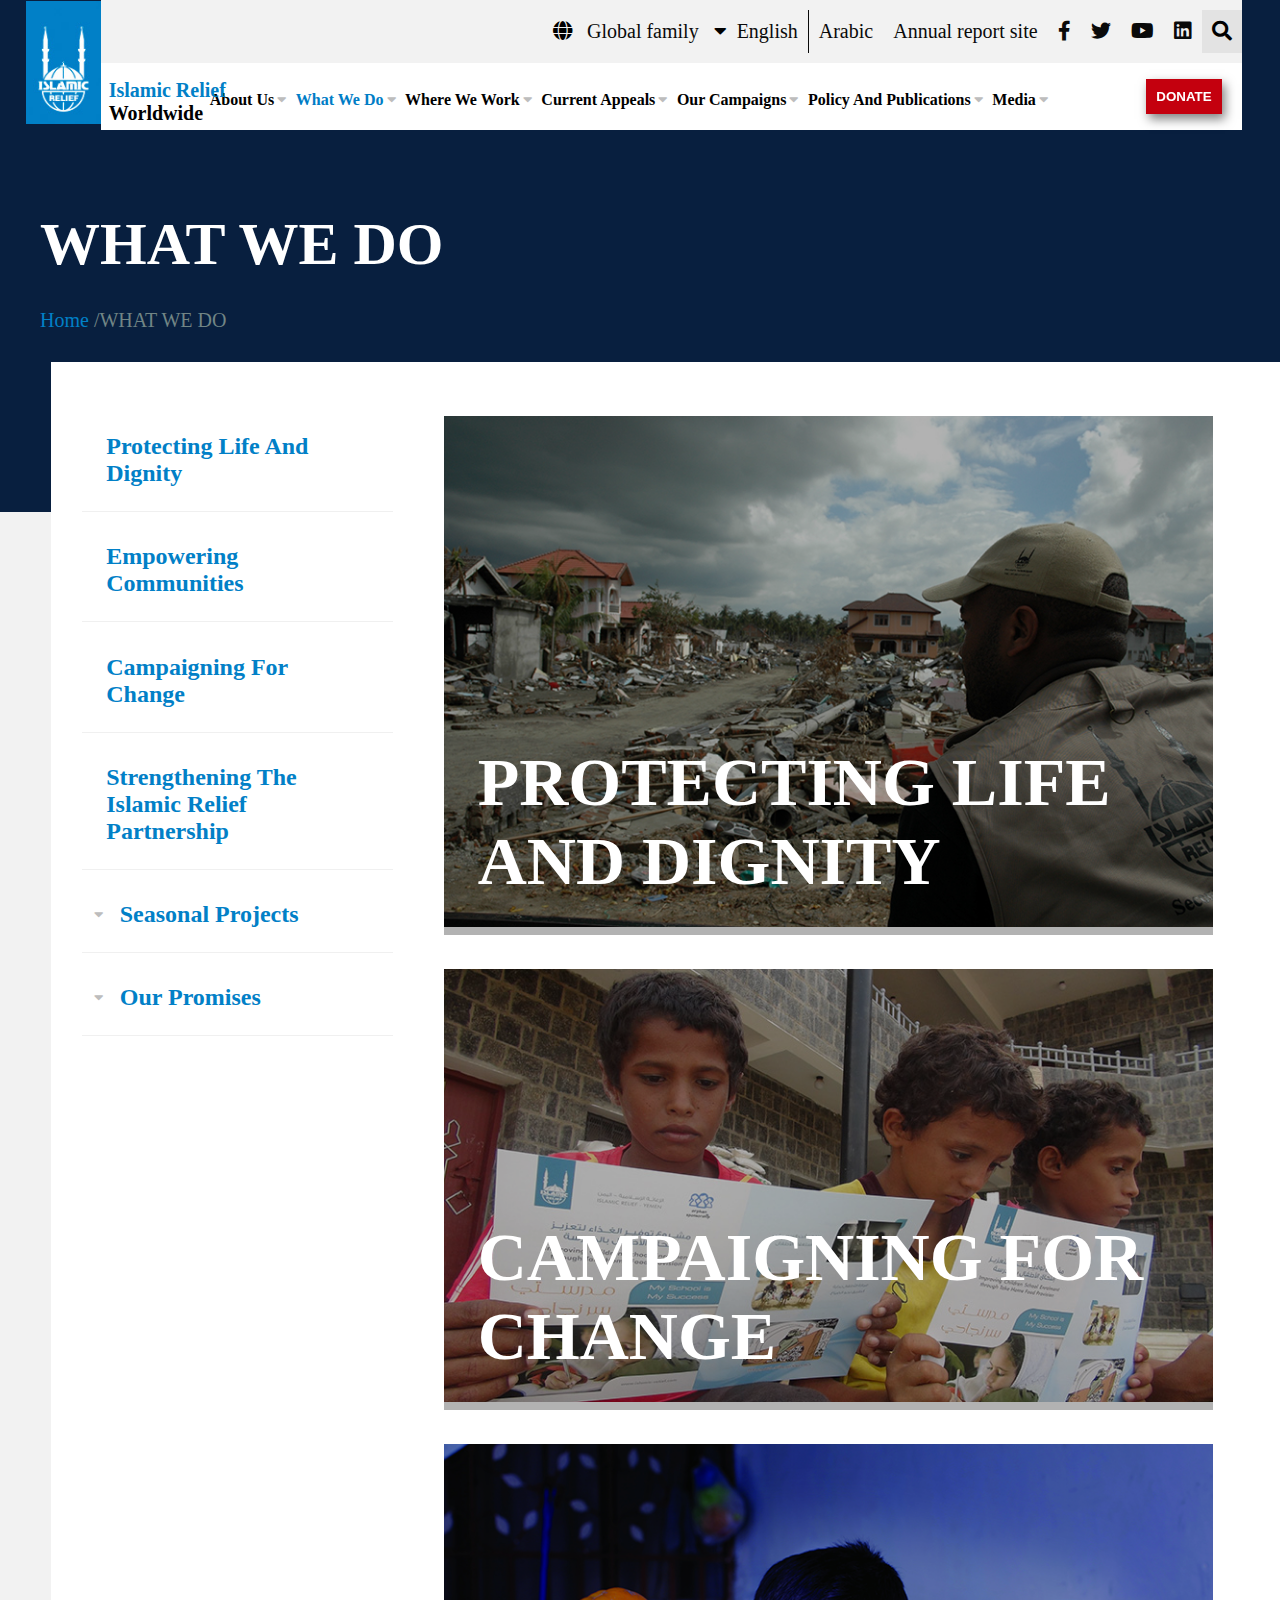
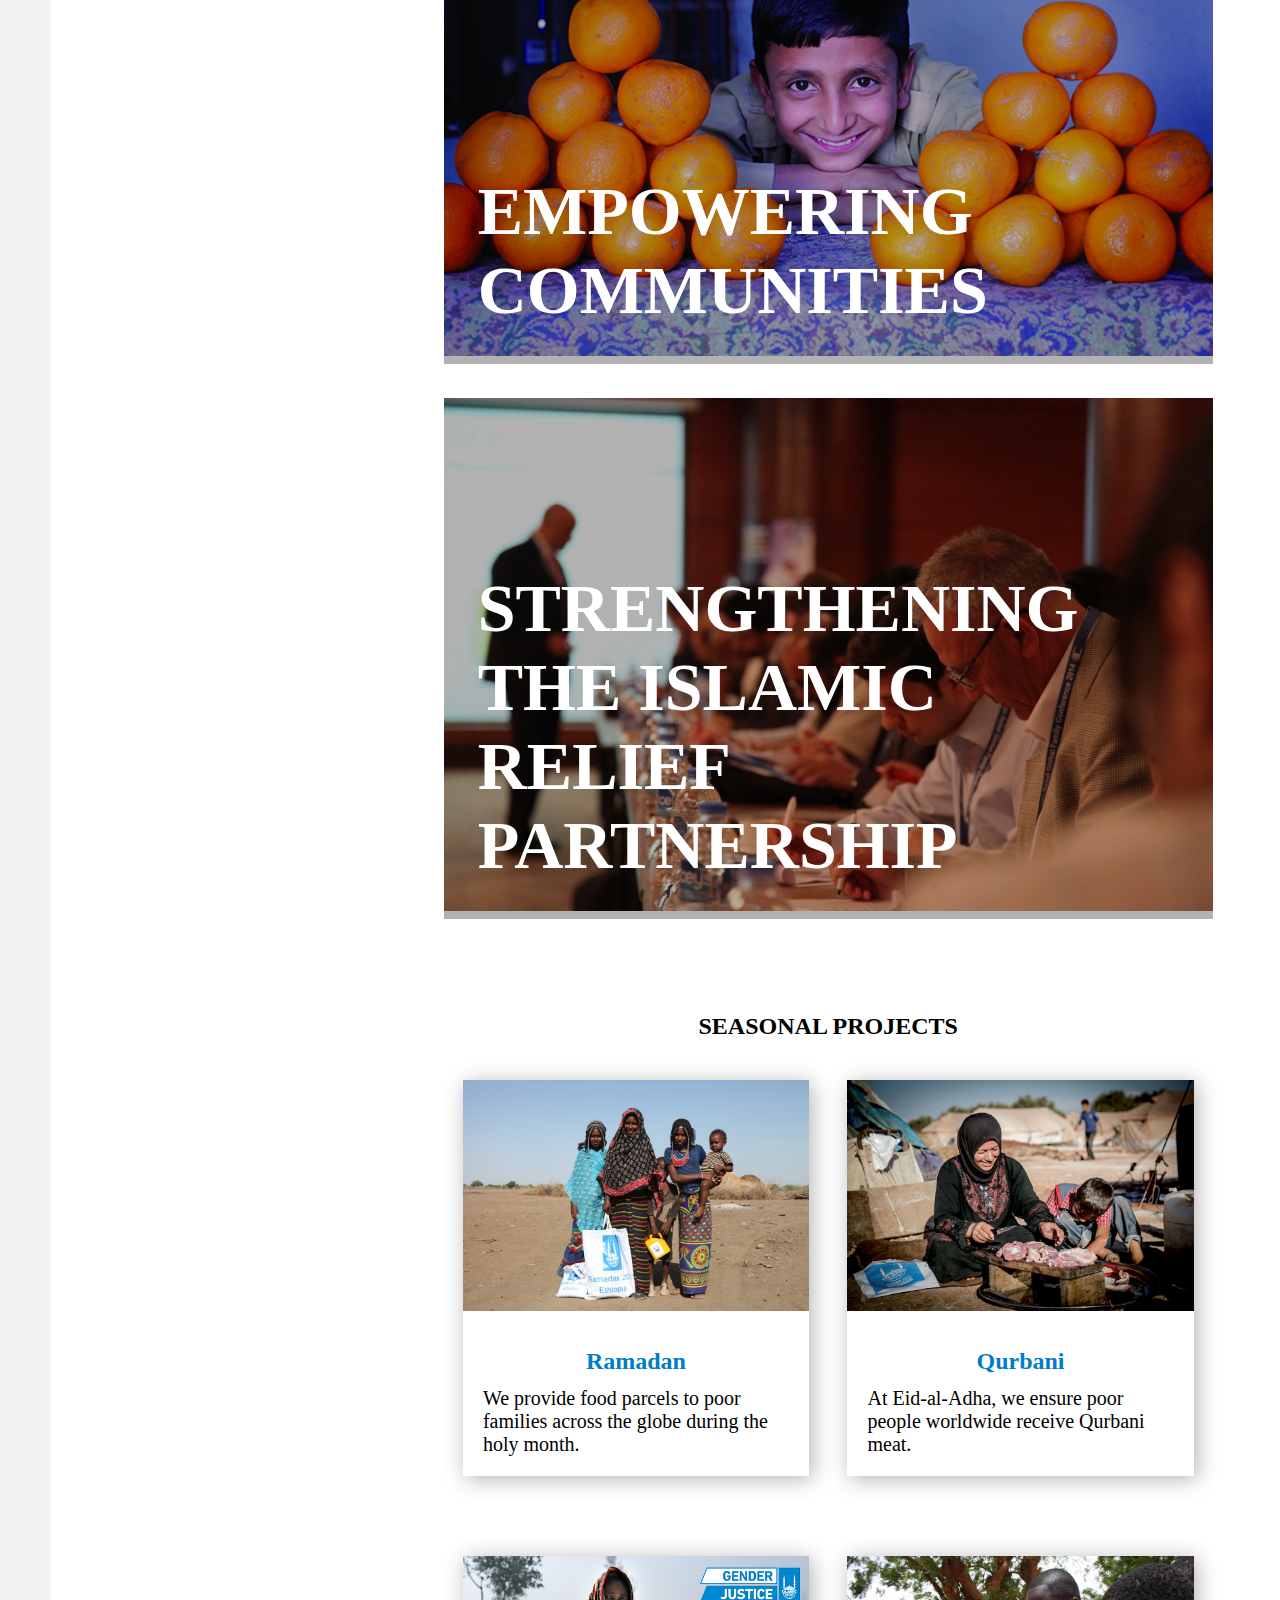
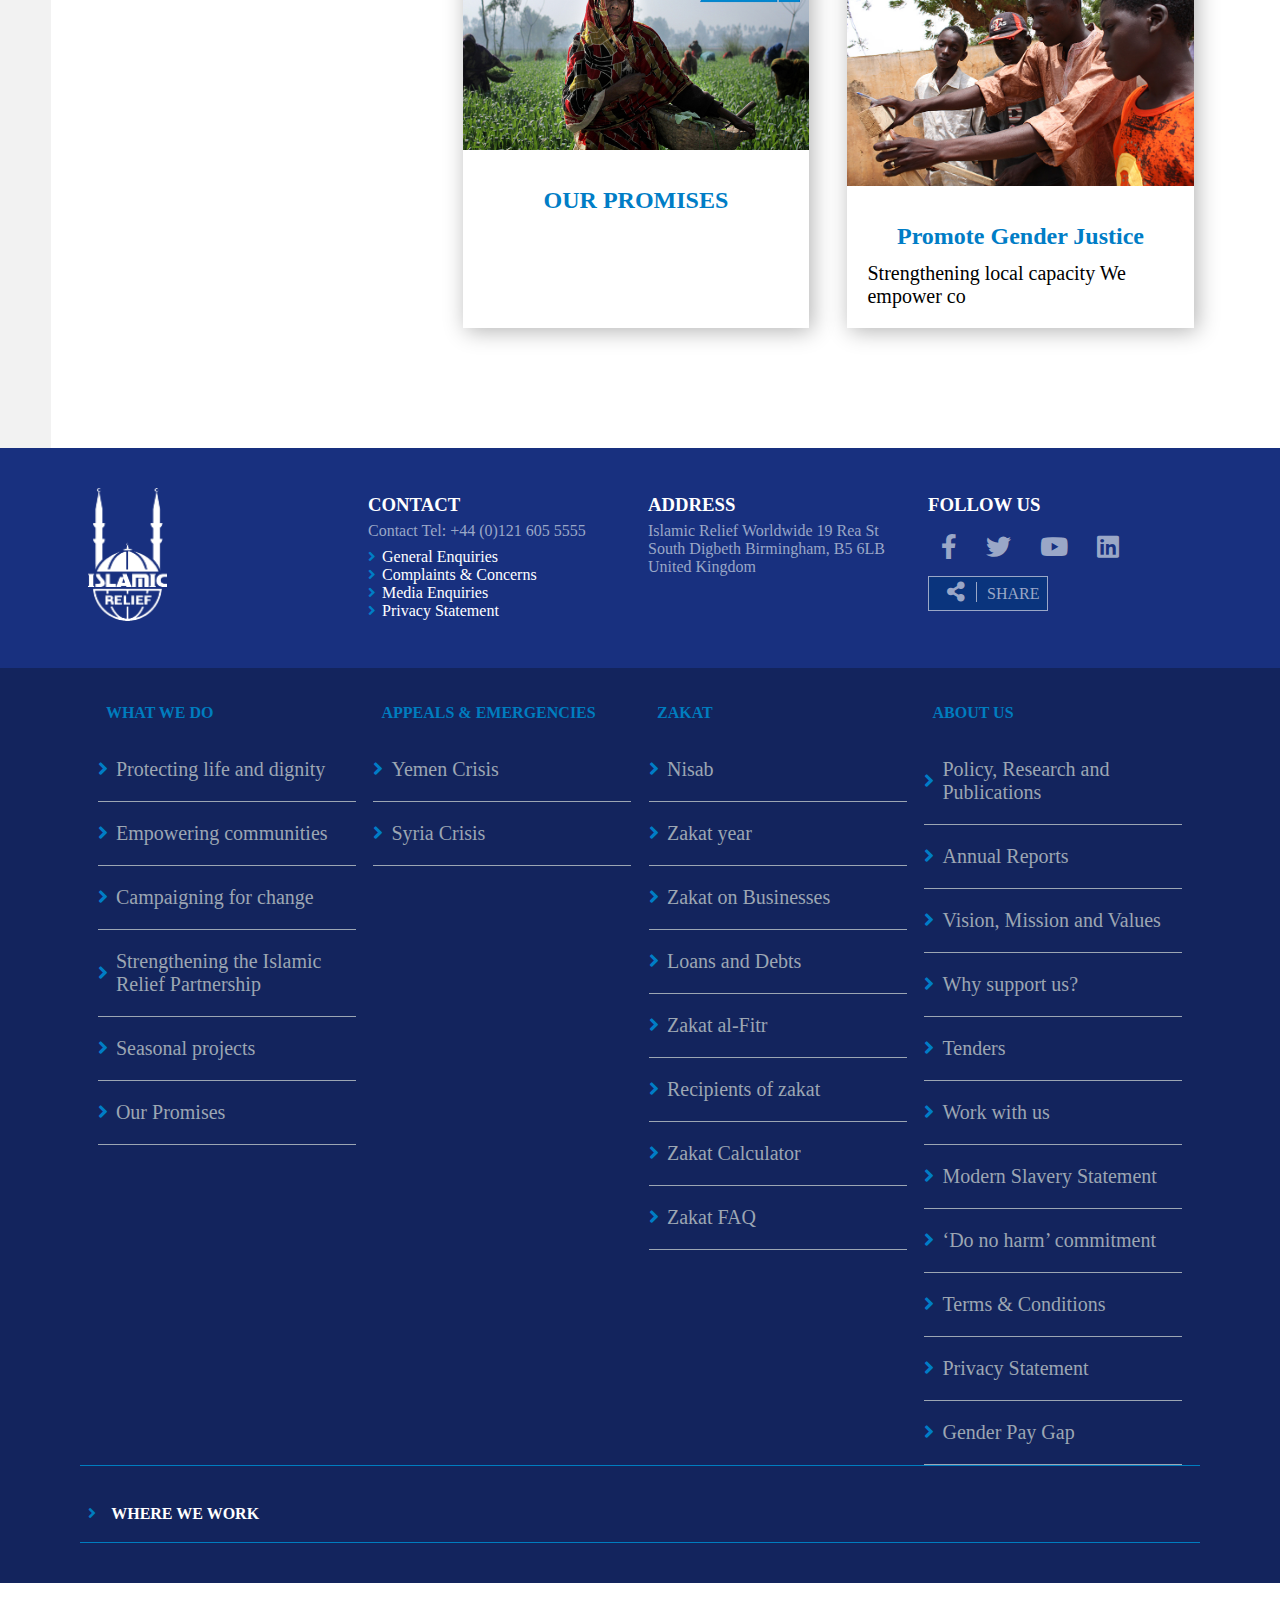
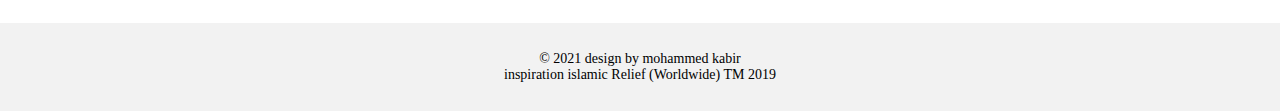
<file: pages/whatwedo.html>
<!DOCTYPE html>
<html lang="en">
<head>
  <meta charset="UTF-8">
  <meta http-equiv="X-UA-Compatible" content="IE=edge">
  <meta name="viewport" content="width=device-width, initial-scale=1.0">
  <title>Document</title>
  <link rel="stylesheet" href="../css/style.css">
  <link rel="stylesheet" href="../css/whatwedo.css">
  <link rel="stylesheet" href="https://cdnjs.cloudflare.com/ajax/libs/font-awesome/5.15.3/css/all.min.css" />
</head>

<script src="https://cdnjs.cloudflare.com/ajax/libs/jquery/3.6.0/jquery.min.js"></script>
<body>
  <header>
    <div class="header_main">
      <div class="logo">
        <a href="../index.html"><img src="../asset/logo.jpg" alt="logo"></a>
      </div>
      <div class="navigation">
        <div class="top_nav">
          <ul>
            <li>
              <i class="fas fa-globe"></i>
              <a href="">Global family</a>
              <i class="fas fa-caret-down"></i>
            </li>
            <li><a href="" class="english">English</a></li>
            <li><a href="">Arabic</a></li>
            <li><a href="">Annual report site</a></li>
            <li><a href=""><i class="fab fa-facebook-f"></i></a></li>
            <li><a href=""><i class="fab fa-twitter"></i></a></li>
            <li><a href=""><i class="fab fa-youtube"></i></a></li>
            <li><a href=""> <i class="fab fa-linkedin"></i></a></li>
            <div>
              <input type="text" placeholder="Search">
              <span><i class="fas fa-search"></i></span>
            </div>
          </ul>
        </div>
        <div class="navBar_container">
          <div class="logo_text">
            <span class="blue">islamic relief</span>
            <span>worldwide</span>
          </div>
          <div class="navBar_donateButton">
            <a href="./donate.html"><button>Donate</button></a>
            <i class="fa fa-bars"></i>
          </div>
        </div>
        
      </div>
      <nav class="nav_wrapper">
          <ul >
            <li>
              <div class="nav_content">
                <a href="./aboutus.html">About us</a>
                <i class="fas fa-caret-down nav_contentangle_down"></i>
              </div>
              <div class="nav_content_contents">
                <a href="">Board of Trustees</a>
                <a href="">Board of Directors</a>
                <a href="">History</a>
                <a href="">Governance</a>
                <a href="">Annual Reports</a>
                <a href="">Our Strategy</a>
                <a href="">Work With Us</a>
                <a href="">Where your donation goes</a>
                <a href="">Contact Us</a>
                <a href="">Modern Slavery Statement</a>
                <a href="">‘Do no harm’ commitment</a>
                <a href="">Gender Pay Gap</a>
              </div>
            </li>
            <li>
              <div class="nav_content">
                <a href="./whatwedo.html" style="color:#007DC6;">What we do</a>
                <i class="fas fa-caret-down nav_contentangle_down"></i>
              </div>
              <div class="nav_content_contents">
                <a href=""> Seasonal projects</a>
                <a href="">Protecting life and dignity</a>
                <a href="">Campaigning for change</a>
                <a href="">Empowering communities</a>
                <a href="">Strengthening the Islamic Relief Partnership
                  Our Promises</a>
              </div>
            </li>
            <li> 
              <div class="nav_content">
                <a href="./wherewework.html">Where we work</a>
                <i class="fas fa-caret-down"></i>
              </div>
              <div class="nav_content_contents">
                <a href="">Partner Offices</a>
                <a href="">Afghanistan</a>
                <a href="">Albania</a>
                <a href="">Bangladesh</a>
                <a href="">Bosnia and Herzegovina</a>
                <a href="">Central African Republic</a>
                <a href="">Chad</a>
                <a href="">China</a>
                <a href="">Ethiopia</a>
                <a href="">Indonesia</a>
                <a href="">Iraq</a>
                <a href="">Jordan</a>
                <a href="">Kenya</a>
                <a href="">Kosova</a>
                <a href="">Lebanon</a>
                <a href="">Malawi</a>
                <a href="">Mali</a>
                <a href="">Myanmar</a>
                <a href="">Nepal</a>
                <a href="">Niger</a>
                <a href="">Palestinian Territories</a>
                <a href="">Pakistan</a>
                <a href="">Philippines</a>
                <a href="">Russian Federation</a>
                <a href="">Somalia</a>
                <a href="">South Africa</a>
                <a href="">South Sudan</a>
                <a href="">Sri Lanka</a>
                <a href="">Sudan</a>
                <a href="">Syrian Arab Republic</a>
              </div>
            </li>
            <li>
              <div class="nav_content">
                <a href="./currentappeals.html"> Current appeals</a>
                <i class="fas fa-caret-down nav_contentangle_down"></i>
              </div>   
              <div class="nav_content_contents">
                <a href="">Coronavirus Appeal</a>
                <a href="">Gaza Emergency</a>
                <a href="">Syria Crisis</a>
                <a href="">Yemen Crisis</a>
              </div>
            </li>
            <li>
              <div class="nav_content">
                <a href="./ourcampaigns.html">Our campaigns</a>
                <i class="fas fa-caret-down nav_contentangle_down"></i>
              </div> 
            </li>
            <li>    
              <div class="nav_content">
                <a href="./policypublication.html"> Policy and publications</a>
                <i class="fas fa-caret-down" nav_contentangle_down></i>
              </div> 
              <div class="nav_content_contents">
                <a href="">Evaluation</a>       
              </div>
            </li>
            <li>         
              <div class="nav_content">
                <a href="./media.html"> Media</a>
                <i class="fas fa-caret-down nav_contentangle_down"></i>
              </div>
              <div class="nav_content_contents">
                <a href="">Islamic Relief in the media</a>
                <a href="">Blogs</a>
                <a href="">Press Releases</a>
                <a href="">Media Enquiries</a>
              </div>
            </li>
          </ul>
        </nav>
    </div>
  </header>

  <section class="whatwedo">
    <div class="whatwedo_head">
      <h1>WHAT WE DO</h1>
      <p><a href="../index.html" >Home</a href="../index.html" > /<span>WHAT WE DO</span></p>
    </div>
    <div class="cards">
      <div class="card1">
        <ul>
          <li><a href="">Protecting life and dignity</a></li>
          <li><a href="./policypublication.html">Empowering communities</a></li>
          <li><a href="">Campaigning for change</a></li>
          <li><a href="">Strengthening the Islamic Relief Partnership</a></li>
          <li><i class="fas fa-caret-down"></i><a href="">Seasonal projects</a></li>
          <li><i class="fas fa-caret-down"></i><a href="">Our Promises</a></li>
        </ul>
      </div>
      <div class="card2">
        <div class="box1">
          <div class="thumb_wrapper">
            <img src="../asset/whatwedo8.jpg" alt="whatwedo">
            <div class="thumb">
              <h1>PROTECTING LIFE AND DIGNITY</h1>
            </div>
          </div>
          <div class="thumb_wrapper">
            <img src="../asset/whatwedo7.jpg" alt="whatwedo">
            <div class="thumb">
              <h1>CAMPAIGNING FOR CHANGE</h1>
            </div>
          </div>
          <div class="thumb_wrapper">
            <img src="../asset/whatwedo6.jpg" alt="whatwedo">
            <div class="thumb">
              <h1>EMPOWERING COMMUNITIES</h1>
            </div>
          </div>
          <div class="thumb_wrapper">
            <img src="../asset/whatwedo5.jpg" alt="whatwedo">
            <div class="thumb">
              <h1>STRENGTHENING THE ISLAMIC RELIEF PARTNERSHIP</h1>
            </div>
          </div>
        </div>
        <div class="box2">
          <h2>SEASONAL PROJECTS</h2>
          <div class="box2_card">
            <div>
              <img src="../asset/whatwedo4.jpg" alt="whatwedo">
            </div>
            <div class="box2_card_text">
              <h2>Ramadan</h2>
              <p>
                We provide food parcels to poor families across the globe during the holy month.
              </p>
            </div>
          </div>
          <div class="box2_card">
            <div>
              <img src="../asset/whatwedo3.jpg" alt="whatwedo">
            </div>
            <div class="box2_card_text">
              <h2>Qurbani</h2>
              <p>At Eid-al-Adha, we ensure poor people worldwide receive Qurbani meat.</p>
            </div>
          </div>
          <div class="box2_card">
            <div>
              <img src="../asset/whatwedo2.jpg" alt="whatwedo">
            </div>
            <div class="box2_card_text">
              <h2>OUR PROMISES</h2>
            </div>
          </div>
          <div class="box2_card">
            <div>
              <img src="../asset/whatwedo1.jpg" alt="whatwedo">
            </div>
            <div class="box2_card_text">
              <h2>Promote Gender Justice</h2>
              <p>Strengthening local capacity
                We empower co</p>
            </div>
          </div>
        </div>
      </div>
    </div>
  </section>
  <section class="section8">
    <div class="section8_cards">
      <div class="card logo">
        <img src="../asset/footer-logo.png" alt="logo">
      </div>

      <div class="card contact">  
        <h3>CONTACT</h3>
        <p>Contact Tel: +44 (0)121 605 5555</p>
        <ul>
          <li><i class="fas fa-angle-right"></i>General Enquiries</li>
          <li><i class="fas fa-angle-right"></i>Complaints & Concerns</li>
          <li><i class="fas fa-angle-right"></i>Media Enquiries</li>
          <li><i class="fas fa-angle-right"></i>Privacy Statement</li>
        </ul>
      </div>
      <div class="card address">
        <h3>ADDRESS</h3>
        <p>
          Islamic Relief Worldwide
          19 Rea St South Digbeth
          Birmingham, B5 6LB
          United Kingdom
        </p>
      </div>
      <div class="card follow_us">
        <h3>FOLLOW US</h3>
        <i class="fab fa-facebook-f"></i>
        <i class="fab fa-twitter"></i>
        <i class="fab fa-youtube"></i>
        <i class="fab fa-linkedin"></i>
        <br>
        <span><i class="fa fa-share-alt"></i>SHARE</span>
      </div>
    </div>
  </section>
  <section class="section9">
    <div class="section9_cards">
      <div class="card">
        <div class="card_head">
          <h3>What we do</h3>
          <i class="fas fa-angle-down"></i>
        </div>
        <ul>
          <li><span class="fas fa-angle-right"></span><a href="">Protecting life and dignity</a></li>
          <li><span class="fas fa-angle-right"></span><a href="">Empowering communities</a></li>
          <li><span class="fas fa-angle-right"></span><a href="">Campaigning for change</a></li>
          <li><span class="fas fa-angle-right"></span><a href="">Strengthening the Islamic Relief Partnership</a></li>
          <li><span class="fas fa-angle-right"></span><a href="">Seasonal projects</a></li>
          <li><span class="fas fa-angle-right"></span><a href="">Our Promises</a></li>
        </ul>
      </div>
      <div class="card">   
        <div class="card_head">
          <h3>APPEALS & EMERGENCIES</h3>
          <i class="fas fa-angle-down"></i>
        </div>
        <ul>
          <li><span class="fas fa-angle-right"></span><a href="">Yemen Crisis</a></li>
          <li><span class="fas fa-angle-right"></span><a href="">Syria Crisis</a></li>
        </ul>
      </div>
      <div class="card">   
        <div class="card_head">
          <h3>ZAKAT</h3>
          <i class="fas fa-angle-down"></i>
        </div>
        <ul>
          <li><span class="fas fa-angle-right"></span><a href="">Nisab</a></li>
          <li><span class="fas fa-angle-right"></span><a href="">Zakat year</a></li>
          <li><span class="fas fa-angle-right"></span><a href="">Zakat on Businesses</a></li>
          <li><span class="fas fa-angle-right"></span><a href="">Loans and Debts</a></li>
          <li><span class="fas fa-angle-right"></span><a href="">Zakat al-Fitr</a></li>
          <li><span class="fas fa-angle-right"></span><a href="">Recipients of zakat</a></li>
          <li><span class="fas fa-angle-right"></span><a href="">Zakat Calculator</a></li>
          <li><span class="fas fa-angle-right"></span><a href="">Zakat FAQ</a></li>
        </ul>
      </div>
      <div class="card">
        <div class="card_head">
          <h3>ABOUT US</h3>
          <i class="fas fa-angle-down"></i>
        </div>
        <ul>
          <li><span class="fas fa-angle-right"></span><a href="">Policy, Research and Publications</a></li>
          <li><span class="fas fa-angle-right"></span><a href="">Annual Reports</a></li>
          <li><span class="fas fa-angle-right"></span><a href="">Vision, Mission and Values</a></li>
          <li><span class="fas fa-angle-right"></span><a href="">Why support us?</a></li>
          <li><span class="fas fa-angle-right"></span><a href="">Tenders</a></li>
          <li><span class="fas fa-angle-right"></span><a href="">Work with us</a></li>
          <li><span class="fas fa-angle-right"></span><a href="">Modern Slavery Statement</a></li>
          <li><span class="fas fa-angle-right"></span><a href="">‘Do no harm’ commitment</a></li>
          <li><span class="fas fa-angle-right"></span><a href="">Terms & Conditions</a></li>
          <li><span class="fas fa-angle-right"></span><a href="">Privacy Statement</a></li>
          <li><span class="fas fa-angle-right"></span><a href="">Gender Pay Gap</a></li>
        </ul>
      </div>
    </div>
    <div class="section9_bottom">
      <p><span class="fas fa-angle-right"></span> <a href="">Where we work</a><i class="fas fa-angle-down"></i></p>
    </div>
  </section>
  <footer>
    <p>&copy; 2021 design by mohammed kabir</p>
    <p>inspiration islamic Relief (Worldwide) TM 2019</p>
  </footer>

  <script src="../js/script.js"></script>
</body>
</html>
</file>
<file: css/style.css>
* {
  list-style-type: none;
  text-decoration: none;
  padding: 0;
  margin: 0;
  -webkit-box-sizing: border-box;
          box-sizing: border-box;
}

img {
  width: 100%;
}

body {
  font-size: 18px;
}

body header .header_main {
  display: -webkit-box;
  display: -ms-flexbox;
  display: flex;
  -webkit-box-align: center;
      -ms-flex-align: center;
          align-items: center;
  padding: 0;
}

body header .header_main .logo {
  width: 50px;
  margin: 0;
}

body header .header_main .navigation {
  width: 85%;
}

body header .header_main .navigation .top_nav {
  display: none;
}

body header .header_main .navigation .navBar_container {
  display: -webkit-box;
  display: -ms-flexbox;
  display: flex;
  -webkit-box-pack: center;
      -ms-flex-pack: center;
          justify-content: center;
}

body header .header_main .navigation .navBar_container .logo_text {
  font-size: 0.8em;
  width: 40%;
  padding: 0.5em;
  font-weight: 600;
  text-transform: capitalize;
}

body header .header_main .navigation .navBar_container .logo_text .blue {
  color: #0180C7;
}

body header .header_main .navigation .navBar_container .navBar_donateButton {
  width: 50%;
  display: -webkit-box;
  display: -ms-flexbox;
  display: flex;
  -webkit-box-pack: left;
      -ms-flex-pack: left;
          justify-content: left;
  -webkit-box-align: center;
      -ms-flex-align: center;
          align-items: center;
}

body header .header_main .navigation .navBar_container .navBar_donateButton button {
  border: none;
  background-color: #C4000E;
  -webkit-box-shadow: 3px 5px 10px rgba(0, 0, 0, 0.5);
          box-shadow: 3px 5px 10px rgba(0, 0, 0, 0.5);
  padding: 10px;
  margin-right: 20px;
  color: #fff;
  font-weight: 700;
  text-transform: uppercase;
}

body header .header_main .navigation .navBar_container .navBar_donateButton .fa-bars {
  position: absolute;
  top: 0;
  right: 0;
  padding: 25px 20px;
  width: 60px;
  font-size: 30px;
  color: #0180C7;
}

body header .header_main .nav_wrapper {
  display: none;
  width: 100%;
  position: fixed;
  top: 80px;
  width: 100%;
  z-index: 200;
}

body header .header_main .nav_wrapper ul {
  margin: 0;
  padding: 2em 0;
  background-color: #18307F;
  color: #fff;
  z-index: 200;
  overflow-y: scroll;
}

body header .header_main .nav_wrapper ul li {
  text-transform: uppercase;
  border-bottom: 1px solid;
  font-weight: 600;
  font-size: 0.8em;
  background-color: #13245D;
}

body header .header_main .nav_wrapper ul li .nav_content {
  display: -webkit-box;
  display: -ms-flexbox;
  display: flex;
  -webkit-box-pack: justify;
      -ms-flex-pack: justify;
          justify-content: space-between;
  padding: 0 1em;
}

body header .header_main .nav_wrapper ul li .nav_content a {
  color: white;
  display: block;
  width: 90%;
  padding: 1em 0;
}

body header .header_main .nav_wrapper ul li .nav_content i {
  color: #007DC6;
  padding: 1em 0;
}

body header .header_main .nav_wrapper ul li .nav_content i:hover ul li .nav_content_contents {
  display: block;
}

body header .header_main .nav_wrapper ul li .nav_content_contents {
  display: none;
}

body header .header_main .nav_wrapper ul li:hover .nav_content_contents {
  display: block;
  padding: 1em;
}

body header .header_main .nav_wrapper ul li:hover .nav_content_contents a {
  display: block;
  text-transform: uppercase;
  padding: 1em 0.5em;
  border-bottom: 0px;
  font-weight: 600;
  font-size: 0.7em;
  color: white;
}

body header .header_img_display {
  position: relative;
}

body header .header_img_display .controls {
  display: none;
}

body header .header_img_display .img_container .img_trackers {
  width: 100px;
  position: absolute;
  text-align: center;
  z-index: 100;
  bottom: 15px;
  left: 50%;
  right: 50%;
  -webkit-transform: translate(-50%, 0%);
          transform: translate(-50%, 0%);
}

body header .header_img_display .img_container .img_trackers .tracker {
  background-color: rgba(255, 255, 255, 0.1);
  padding: 0em 5px;
  border-radius: 100px;
  margin: 2px;
  border: 2px solid #fff;
}

@media (min-width: 480px) {
  body header .header_main .navigation {
    width: 85%;
  }
  body header .header_main .navigation .navBar_container {
    -webkit-box-pack: justify;
        -ms-flex-pack: justify;
            justify-content: space-between;
  }
  body header .header_main .navigation .navBar_container .logo_text {
    font-size: 1em;
    width: 30%;
  }
  body header .header_main .navigation .navBar_container .navBar_donateButton {
    width: 30%;
  }
  body header .header_img_display .controls {
    position: absolute;
    top: 45%;
    width: 100%;
    display: -webkit-box;
    display: -ms-flexbox;
    display: flex;
    -webkit-box-pack: justify;
        -ms-flex-pack: justify;
            justify-content: space-between;
  }
  body header .header_img_display .controls span {
    font-size: 40px;
    padding: 10px 25px;
    font-weight: 300;
    background-color: #fff;
    color: #0A347D;
  }
}

@media (min-width: 1025px) {
  body header .header_main {
    width: 95%;
    z-index: 500;
    position: fixed;
    top: 0;
    left: 2%;
  }
  body header .header_main .logo {
    width: 80px;
    margin: 0;
    z-index: 800;
  }
  body header .header_main .navigation {
    margin: 0;
    padding: 0;
    width: 100%;
  }
  body header .header_main .navigation .top_nav {
    display: block;
    background-color: #F2F2F2;
    padding: 0.5em 0;
  }
  body header .header_main .navigation .top_nav ul {
    display: -webkit-box;
    display: -ms-flexbox;
    display: flex;
    -webkit-box-pack: end;
        -ms-flex-pack: end;
            justify-content: flex-end;
  }
  body header .header_main .navigation .top_nav ul .english {
    border-right: 1px solid;
  }
  body header .header_main .navigation .top_nav ul li a {
    color: #0A0A0A;
    display: inline-block;
    padding: 0.5em;
  }
  body header .header_main .navigation .top_nav ul li i:hover {
    color: #0A347D;
  }
  body header .header_main .navigation .top_nav ul div {
    padding: 0.5em;
    background-color: #E3E3E3;
  }
  body header .header_main .navigation .top_nav ul div input {
    display: none;
  }
  body header .header_main .navigation .top_nav ul div:hover {
    background-color: #0A347D;
    color: #007FC3;
  }
  body header .header_main .navigation .navBar_container {
    display: -webkit-box;
    display: -ms-flexbox;
    display: flex;
    -webkit-box-pack: center;
        -ms-flex-pack: center;
            justify-content: center;
    background-color: #fff;
    padding: 0.8em 0;
    position: relative;
  }
  body header .header_main .navigation .navBar_container .logo_text {
    font-size: 1em;
    width: 150px;
    padding: 0em 0.4em;
    position: absolute;
    left: 0;
    z-index: 600;
  }
  body header .header_main .navigation .navBar_container .navBar_donateButton {
    width: 100%;
    display: block;
    text-align: right;
  }
  body header .header_main .navigation .navBar_container .navBar_donateButton button {
    position: -webkit-sticky;
    position: sticky;
    z-index: 1000;
  }
  body header .header_main .navigation .navBar_container .navBar_donateButton .fa-bars {
    display: none;
  }
  body header .header_main .nav_wrapper {
    display: block;
    width: 100%;
    position: absolute;
    top: 50px;
    z-index: 200;
    padding: 1em;
  }
  body header .header_main .nav_wrapper ul {
    display: -webkit-box;
    display: -ms-flexbox;
    display: flex;
    padding: 0em;
    background-color: #fff;
    z-index: 200;
    overflow-y: hidden;
    width: 87%;
    margin: 0 auto;
    -webkit-box-pack: center;
        -ms-flex-pack: center;
            justify-content: center;
  }
  body header .header_main .nav_wrapper ul li {
    text-transform: capitalize;
    border-bottom: 0;
    font-weight: 600;
    font-size: 0.8em;
    background-color: #fff;
    padding: 0.3em 0;
  }
  body header .header_main .nav_wrapper ul li .nav_content {
    display: -webkit-box;
    display: -ms-flexbox;
    display: flex;
    padding: 1em 0;
    padding-right: 0.6em;
    -webkit-box-align: center;
        -ms-flex-align: center;
            align-items: center;
  }
  body header .header_main .nav_wrapper ul li .nav_content a {
    color: #000;
    display: inline;
    width: 98%;
    padding: 0;
  }
  body header .header_main .nav_wrapper ul li .nav_content i {
    color: #BDBDBD;
    font-size: 15px;
    padding: 0;
    margin-left: 0.2em;
    display: inline;
  }
  body header .header_main .nav_wrapper ul li:hover a {
    color: #007DC6;
  }
  body header .header_main .nav_wrapper ul li:hover .nav_content_contents {
    display: block;
    position: absolute;
    top: 80px;
    padding: 3em 10em;
    left: 0;
    z-index: 1000;
    background-color: #18307F;
    width: 100%;
    display: -ms-grid;
    display: grid;
    -ms-grid-columns: (1fr)[12];
        grid-template-columns: repeat(12, 1fr);
  }
  body header .header_main .nav_wrapper ul li:hover .nav_content_contents a {
    grid-column: span 4;
    color: #fff;
  }
  body header .header_main .nav_wrapper ul li:hover .nav_content_contents a:hover {
    color: #0180C7;
  }
  body header .header_img_display {
    position: relative;
  }
  body header .header_img_display .controls {
    display: none;
  }
}

body .section1 {
  background-color: #F2F2F2;
  padding: 2em 1em;
}

body .section1 .section1_header {
  text-align: center;
  font-size: 1.5em;
  margin: 1em 0;
}

body .section1 .section1_header .fa-comment-alt {
  background-color: #007FC3;
  color: #fff;
  padding: 8px;
  border-radius: 50px;
}

body .section1 .section1_cards {
  display: -ms-grid;
  display: grid;
  -ms-grid-columns: (1fr)[12];
      grid-template-columns: repeat(12, 1fr);
}

body .section1 .section1_cards .card {
  grid-column: span 12;
  background-color: #fff;
  margin-bottom: 1em;
}

body .section1 .section1_cards .card .card_text {
  padding: 1em;
  font-size: 1.4em;
  font-weight: 600;
  position: relative;
}

body .section1 .section1_cards .card .card_text .latest_news {
  background-color: #898989;
  position: absolute;
  font-size: 0.8em;
  top: -25px;
  padding: 0.3em;
  color: #fff;
}

body .section1 .section1_cards .card .card_time {
  padding: 1em;
  border-top: 1px solid #E3E3E3;
  color: #898989;
}

body .section1 .section1_button {
  text-align: center;
}

body .section1 .section1_button button {
  border: none;
  border-radius: 3px;
  -webkit-box-shadow: 3px 2px 10px rgba(0, 0, 0, 0.5);
          box-shadow: 3px 2px 10px rgba(0, 0, 0, 0.5);
}

body .section1 .section1_button button a {
  background-color: #18307F;
  color: #fff;
  padding: 10px 18px;
  text-transform: uppercase;
  font-weight: 700;
  font-size: 1.1em;
}

body .section1 .section1_button button a .angle_right {
  font-size: 25px;
  color: #fff;
}

body .section2 {
  background-color: #F7F7F7;
  padding: 2em 0;
}

body .section2 .section2_header {
  text-align: center;
  font-size: 1.3em;
  padding: 1em 0;
  font-weight: 700;
}

body .section2 .section2_header .fa-exclamation-circle {
  background-color: #007FC3;
  color: #fff;
  padding: 8px;
  border-radius: 50px;
}

body .section2 .section2_cards {
  position: relative;
}

body .section2 .section2_cards .section2_cards_img {
  display: -webkit-box;
  display: -ms-flexbox;
  display: flex;
  overflow-x: scroll;
  width: 100%;
}

body .section2 .section2_cards .section2_cards_img div {
  margin: 0 0.3em;
}

body .section2 .section2_cards .section2_cards_img div img {
  width: 100%;
  height: 100%;
}

body .section2 .section2_cards .controls {
  position: absolute;
  top: 30%;
  width: 100%;
  display: -webkit-box;
  display: -ms-flexbox;
  display: flex;
  -webkit-box-pack: justify;
      -ms-flex-pack: justify;
          justify-content: space-between;
}

body .section2 .section2_cards .controls span {
  font-size: 40px;
  padding: 10px 25px;
  font-weight: 300;
  background-color: #fff;
  color: #0A347D;
}

body .section2 .section2_cards .card {
  display: none;
}

body .section2 .section2_button {
  display: -webkit-box;
  display: -ms-flexbox;
  display: flex;
  -webkit-box-pack: center;
      -ms-flex-pack: center;
          justify-content: center;
  padding: 1em 0;
}

body .section2 .section2_button button {
  border: none;
  border-radius: 3px;
  -webkit-box-shadow: 3px 2px 10px rgba(0, 0, 0, 0.5);
          box-shadow: 3px 2px 10px rgba(0, 0, 0, 0.5);
  margin: 0 1em;
}

body .section2 .section2_button button a {
  display: block;
  color: #fff;
  padding: 10px 20px;
  text-transform: uppercase;
  font-weight: 700;
  font-size: 1em;
}

body .section2 .section2_button button a .angle_right {
  font-size: 25px;
  color: #fff;
}

body .section2 .section2_button button:nth-child(1) {
  background-color: #C4000E;
}

body .section2 .section2_button button:nth-child(2) {
  background-color: #18307F;
}

body .section3 .section3_header {
  text-align: center;
  font-size: 1.3em;
  margin: 1em 0;
  font-weight: 700;
}

body .section3 .section3_header .fas {
  background-color: #007FC3;
  color: #fff;
  padding: 8px;
  border-radius: 50px;
}

body .section3 .section3_boxes {
  display: -webkit-box;
  display: -ms-flexbox;
  display: flex;
  -webkit-box-orient: vertical;
  -webkit-box-direction: normal;
      -ms-flex-direction: column;
          flex-direction: column;
  width: 90%;
  margin: 0 auto;
  -webkit-box-shadow: 10px 10px 15px #E6E6E6;
          box-shadow: 10px 10px 15px #E6E6E6;
}

body .section3 .section3_boxes .section3_boxes_text {
  padding: 2em;
}

body .section3 .section3_boxes .section3_boxes_text h2 {
  border-bottom: 1px solid #000;
  padding: 0.5em 0;
  margin: 0.5em 0;
}

body .section3 .section3_cards {
  display: -webkit-box;
  display: -ms-flexbox;
  display: flex;
  -webkit-box-orient: vertical;
  -webkit-box-direction: normal;
      -ms-flex-direction: column;
          flex-direction: column;
  padding: 1em;
}

body .section3 .section3_cards .card {
  margin: 1em 0;
  position: relative;
  -webkit-box-shadow: 10px 10px 15px #E6E6E6;
          box-shadow: 10px 10px 15px #E6E6E6;
}

body .section3 .section3_cards .card .card_text {
  width: 100%;
  height: 100%;
  font-size: 1.4em;
  font-weight: 600;
  line-height: 30px;
  padding: 1em;
}

body .section4 {
  background-image: url("../asset/map.jpg");
  background-repeat: no-repeat;
  background-size: cover;
  background-position: top;
}

body .section4 .card_text {
  padding: 15em 2em 4em;
  color: #fff;
  text-align: center;
}

body .section4 .card_text h1 {
  font-weight: 900;
}

body .section4 .card_text button {
  border-radius: 3px;
  margin: 1em;
  border: none;
  -webkit-box-shadow: 3px 2px 10px rgba(0, 0, 0, 0.5);
          box-shadow: 3px 2px 10px rgba(0, 0, 0, 0.5);
  background-color: #C4000E;
}

body .section4 .card_text button a {
  display: block;
  color: #fff;
  padding: 15px 25px;
  text-transform: uppercase;
  font-weight: 700;
  font-size: 0.7em;
}

body .section5 .section5_header {
  display: -webkit-box;
  display: -ms-flexbox;
  display: flex;
  -ms-flex-pack: distribute;
      justify-content: space-around;
  -webkit-box-align: center;
      -ms-flex-align: center;
          align-items: center;
  padding: 3em 0;
}

body .section5 .section5_header .line {
  width: 15%;
  height: 1px;
  background: #000;
}

body .section5 .section5_cards {
  width: 80%;
  margin: 0 auto;
}

body .section5 .section5_cards .card {
  text-align: center;
  margin: 2em 0;
}

body .section5 .section5_cards .card img {
  width: 50%;
}

body .section5 .section5_cards .card h2 {
  font-weight: 600;
  margin: 1em 0;
}

body .section5 .section5_cards .card h2 span {
  font-weight: 800;
}

body .section5 .section5_cards .card button {
  background-color: #E7E7E7;
  padding: 5px 8px;
  margin: 1em;
  border: none;
  font-weight: 500;
}

body .section6 {
  background-color: #F2F2F2;
  padding: 2em 0;
}

body .section6 .section6_header {
  text-align: center;
  font-size: 1.3em;
  padding: 1em 0;
  font-weight: 700;
}

body .section6 .section6_header .fas {
  background-color: #007FC3;
  color: #fff;
  padding: 8px;
  border-radius: 50px;
}

body .section6 .section6_cards {
  display: -ms-grid;
  display: grid;
  -ms-grid-columns: (1fr)[12];
      grid-template-columns: repeat(12, 1fr);
}

body .section6 .section6_cards .card {
  grid-column: span 12;
  background-repeat: no-repeat;
  background-size: cover;
  position: relative;
  width: 100%;
  margin: 0.3em 0;
  height: 200px;
  color: #fff;
  font-size: 1.2em;
}

body .section6 .section6_cards .card .card_text {
  position: absolute;
  top: 0;
  width: 100%;
  height: 100%;
  background-color: rgba(0, 0, 0, 0.4);
  padding: 1em;
  display: -webkit-box;
  display: -ms-flexbox;
  display: flex;
  -webkit-box-orient: vertical;
  -webkit-box-direction: normal;
      -ms-flex-direction: column;
          flex-direction: column;
  -webkit-box-pack: end;
      -ms-flex-pack: end;
          justify-content: flex-end;
}

body .section6 .section6_cards .card .card_text a {
  color: #fff;
}

body .section6 .section6_cards .card:nth-child(1) {
  background-image: url("../asset/10.jpg");
}

body .section6 .section6_cards .card:nth-child(2) {
  background-image: url("../asset/11.jpg");
}

body .section6 .section6_cards .card:nth-child(3) {
  background-image: url("../asset/12.jpg");
}

body .section7 .section7_header {
  display: -webkit-box;
  display: -ms-flexbox;
  display: flex;
  -ms-flex-pack: distribute;
      justify-content: space-around;
  -webkit-box-align: center;
      -ms-flex-align: center;
          align-items: center;
  padding: 3em 0;
}

body .section7 .section7_header .line {
  width: 10%;
  height: 1px;
  background: #000;
}

body .section7 .section7_cards {
  position: relative;
}

body .section7 .section7_cards .controls {
  position: absolute;
  top: 40%;
  display: -webkit-box;
  display: -ms-flexbox;
  display: flex;
  -webkit-box-pack: justify;
      -ms-flex-pack: justify;
          justify-content: space-between;
  width: 100%;
}

body .section7 .section7_cards .controls .fas {
  font-size: 45px;
  padding: 5px;
}

body .section7 .section7_cards .card {
  display: -webkit-box;
  display: -ms-flexbox;
  display: flex;
  overflow-x: scroll;
}

body .section7 .section7_cards .card img {
  width: 200px;
  margin: 0 1em;
}

body .section8 {
  background-color: #18307F;
  color: #9AA7C7;
  font-size: 0.8em;
}

body .section8 .section8_cards {
  display: -ms-grid;
  display: grid;
  -ms-grid-columns: (1fr)[12];
      grid-template-columns: repeat(12, 1fr);
  padding: 1em;
}

body .section8 .section8_cards .card {
  margin: 0.5em;
}

body .section8 .section8_cards .card h3 {
  color: #007DC6;
  margin: 0.3em 0;
}

body .section8 .section8_cards .logo {
  display: none;
}

body .section8 .section8_cards .contact {
  -ms-grid-column: 1;
  -ms-grid-column-span: 7;
  grid-column: 1/8;
  -ms-grid-row: 1;
  grid-row: 1;
}

body .section8 .section8_cards .contact ul {
  padding: 0.5em 0;
}

body .section8 .section8_cards .contact ul li {
  color: #fff;
}

body .section8 .section8_cards .contact ul li i {
  font-size: 15px;
  margin-right: 0.4em;
  color: #007DC6;
}

body .section8 .section8_cards .address {
  -ms-grid-column: 8;
  -ms-grid-column-span: 5;
  grid-column: 8/13;
  -ms-grid-row: 1;
  grid-row: 1;
}

body .section8 .section8_cards .follow_us {
  grid-column: span 12;
  -ms-grid-row: 2;
  grid-row: 2;
}

body .section8 .section8_cards .follow_us span {
  border: 1px solid;
  padding: 0.5em;
  background-color: #0A347D;
}

body .section8 .section8_cards .follow_us span i {
  font-size: 20px;
  width: 30px;
  margin: 0.5em;
  border-right: 1px solid;
}

body .section9 {
  background-color: #13245D;
  color: #007DBF;
  padding: 1em;
}

body .section9 .section9_cards {
  display: -webkit-box;
  display: -ms-flexbox;
  display: flex;
  -webkit-box-orient: vertical;
  -webkit-box-direction: normal;
      -ms-flex-direction: column;
          flex-direction: column;
}

body .section9 .section9_cards .card .card_head {
  width: 100%;
  display: -webkit-box;
  display: -ms-flexbox;
  display: flex;
  -webkit-box-pack: justify;
      -ms-flex-pack: justify;
          justify-content: space-between;
  border-bottom: 1px solid;
  -webkit-box-align: center;
      -ms-flex-align: center;
          align-items: center;
}

body .section9 .section9_cards .card .card_head h3 {
  padding: 0.5em;
  font-size: 0.8em;
  text-transform: uppercase;
  margin: 0.5em 0;
}

body .section9 .section9_cards .card ul {
  display: none;
}

body .section9 .section9_bottom {
  margin: 2em 0;
}

body .section9 .section9_bottom p {
  border-bottom: 1px solid;
  padding: 0.5em;
  font-size: 0.8em;
  text-transform: uppercase;
  margin: 0.5em 0;
  display: -webkit-box;
  display: -ms-flexbox;
  display: flex;
  -webkit-box-pack: justify;
      -ms-flex-pack: justify;
          justify-content: space-between;
  font-weight: 700;
}

body .section9 .section9_bottom p span {
  display: none;
}

body .section9 .section9_bottom p a {
  color: #fff;
}

@media (min-width: 700px) {
  body .section1 .section1_cards {
    gap: 10px;
  }
  body .section1 .section1_cards .card:nth-child(1) {
    -ms-grid-column: 1;
    -ms-grid-column-span: 6;
    grid-column: 1/7;
    -ms-grid-row: 1;
    grid-row: 1;
  }
  body .section1 .section1_cards .card:nth-child(2) {
    -ms-grid-column: 7;
    -ms-grid-column-span: 6;
    grid-column: 7/13;
    -ms-grid-row: 1;
    grid-row: 1;
  }
  body .section1 .section1_cards .card:nth-child(3) {
    -ms-grid-column: 1;
    -ms-grid-column-span: 6;
    grid-column: 1/7;
    -ms-grid-row: 2;
    grid-row: 2;
  }
  body .section3 .section3_cards .card {
    display: -webkit-box;
    display: -ms-flexbox;
    display: flex;
  }
  body .section5 .section5_header {
    display: -webkit-box;
    display: -ms-flexbox;
    display: flex;
    -ms-flex-pack: distribute;
        justify-content: space-around;
    -webkit-box-align: center;
        -ms-flex-align: center;
            align-items: center;
    padding: 3em 0;
  }
  body .section5 .section5_header .line {
    width: 15%;
    height: 1px;
    background: #000;
  }
  body .section5 .section5_cards {
    width: 100%;
    display: -webkit-box;
    display: -ms-flexbox;
    display: flex;
    -webkit-box-pack: space-evenly;
        -ms-flex-pack: space-evenly;
            justify-content: space-evenly;
    -webkit-box-align: center;
        -ms-flex-align: center;
            align-items: center;
  }
  body .section5 .section5_cards .card img {
    width: 70%;
  }
  body .section5 .section5_cards .card button {
    background-color: #E7E7E7;
    padding: 5px 8px;
    margin: 1em;
    border: none;
    font-weight: 500;
  }
  body .section6 {
    padding: 0 4em;
  }
  body .section6 .section6_cards {
    gap: 10px;
  }
  body .section6 .section6_cards .card:nth-child(1) {
    background-image: url("../asset/11.jpg");
    -ms-grid-column: 1;
    -ms-grid-column-span: 6;
    grid-column: 1/7;
    -ms-grid-row: 1;
    -ms-grid-row-span: 2;
    grid-row: 1/3;
    height: 420px;
  }
  body .section6 .section6_cards .card:nth-child(2) {
    background-image: url("../asset/10.jpg");
    -ms-grid-column: 7;
    -ms-grid-column-span: 6;
    grid-column: 7/13;
    -ms-grid-row: 1;
    -ms-grid-row-span: 1;
    grid-row: 1/2;
  }
  body .section6 .section6_cards .card:nth-child(3) {
    background-image: url("../asset/12.jpg");
    -ms-grid-column: 7;
    -ms-grid-column-span: 6;
    grid-column: 7/13;
    -ms-grid-row: 2;
    -ms-grid-row-span: 1;
    grid-row: 2/3;
  }
  body .section8 {
    background-color: #18307F;
    color: #9AA7C7;
    font-size: 0.8em;
    padding: 1em 4em;
  }
  body .section8 .section8_cards {
    padding: 1em;
  }
  body .section8 .section8_cards .card {
    margin: 0.5em;
  }
  body .section8 .section8_cards .card h3 {
    color: #ffffff;
    margin: 0.3em 0;
  }
  body .section8 .section8_cards .logo {
    display: block;
    -ms-grid-column: 1;
    -ms-grid-column-span: 3;
    grid-column: 1/4;
    -ms-grid-row: 1;
    grid-row: 1;
  }
  body .section8 .section8_cards .logo img {
    width: 30%;
  }
  body .section8 .section8_cards .contact {
    -ms-grid-column: 4;
    -ms-grid-column-span: 3;
    grid-column: 4/7;
    -ms-grid-row: 1;
    grid-row: 1;
  }
  body .section8 .section8_cards .contact ul {
    padding: 0.5em 0;
  }
  body .section8 .section8_cards .contact ul li {
    color: #fff;
  }
  body .section8 .section8_cards .contact ul li i {
    font-size: 15px;
    margin-right: 0.4em;
    color: #007DC6;
  }
  body .section8 .section8_cards .address {
    -ms-grid-column: 7;
    -ms-grid-column-span: 3;
    grid-column: 7/10;
    -ms-grid-row: 1;
    grid-row: 1;
  }
  body .section8 .section8_cards .follow_us {
    -ms-grid-column: 10;
    -ms-grid-column-span: 3;
    grid-column: 10/13;
    -ms-grid-row: 1;
    grid-row: 1;
  }
  body .section8 .section8_cards .follow_us i {
    font-size: 25px;
    margin: 0.5em;
  }
  body .section9 {
    background-color: #13245D;
    color: #007DBF;
    margin-bottom: 2em;
    padding: 1em 4em;
  }
  body .section9 .section9_cards {
    -webkit-box-orient: horizontal;
    -webkit-box-direction: normal;
        -ms-flex-direction: row;
            flex-direction: row;
    -webkit-box-pack: space-evenly;
        -ms-flex-pack: space-evenly;
            justify-content: space-evenly;
    border-bottom: 1px solid;
  }
  body .section9 .section9_cards .card {
    width: 23%;
  }
  body .section9 .section9_cards .card .card_head {
    width: 100%;
    display: -webkit-box;
    display: -ms-flexbox;
    display: flex;
    -webkit-box-pack: justify;
        -ms-flex-pack: justify;
            justify-content: space-between;
    border-bottom: 0px;
    -webkit-box-align: center;
        -ms-flex-align: center;
            align-items: center;
  }
  body .section9 .section9_cards .card .card_head i {
    display: none;
  }
  body .section9 .section9_cards .card ul {
    display: block;
  }
  body .section9 .section9_cards .card ul li {
    border-bottom: 1px solid;
    color: #9CA6B3;
    display: -webkit-box;
    display: -ms-flexbox;
    display: flex;
    -webkit-box-align: center;
        -ms-flex-align: center;
            align-items: center;
  }
  body .section9 .section9_cards .card ul li a {
    color: #9CA6B3;
    display: inline-block;
    padding: 1em 0;
  }
  body .section9 .section9_cards .card ul li .fas {
    color: #007DC6;
    margin-right: 0.4em;
  }
  body .section9 .section9_bottom {
    margin: 1em 0;
  }
  body .section9 .section9_bottom p {
    display: block;
  }
  body .section9 .section9_bottom p span {
    display: inline-block;
  }
  body .section9 .section9_bottom p i {
    display: none;
  }
  body .section9 .section9_bottom p a {
    color: #fff;
    padding: 0.7em;
    display: inline-block;
  }
}

@media (min-width: 900px) {
  body .section1 {
    padding: 0 4em;
  }
  body .section1 .section1_cards {
    gap: 30px;
  }
  body .section1 .section1_cards .card:nth-child(1) {
    -ms-grid-column: 1;
    -ms-grid-column-span: 4;
    grid-column: 1/5;
    -ms-grid-row: 1;
    grid-row: 1;
  }
  body .section1 .section1_cards .card:nth-child(2) {
    -ms-grid-column: 5;
    -ms-grid-column-span: 4;
    grid-column: 5/9;
    -ms-grid-row: 1;
    grid-row: 1;
  }
  body .section1 .section1_cards .card:nth-child(3) {
    -ms-grid-column: 9;
    -ms-grid-column-span: 4;
    grid-column: 9/13;
    -ms-grid-row: 1;
    grid-row: 1;
  }
  body .section3 .section3_header {
    text-align: center;
    font-size: 1.3em;
    margin: 1em 0;
    font-weight: 700;
  }
  body .section3 .section3_header .fas {
    background-color: #007FC3;
    color: #fff;
    padding: 8px;
    border-radius: 50px;
  }
  body .section3 .section3_boxes {
    -webkit-box-orient: horizontal;
    -webkit-box-direction: normal;
        -ms-flex-direction: row;
            flex-direction: row;
    -webkit-box-align: center;
        -ms-flex-align: center;
            align-items: center;
    width: 90%;
  }
  body .section3 .section3_boxes .section3_boxes_img {
    width: 50%;
  }
  body .section3 .section3_boxes .section3_boxes_img img {
    width: 100%;
  }
  body .section3 .section3_boxes .section3_boxes_text {
    width: 50%;
    padding: 2em;
  }
  body .section3 .section3_cards {
    display: -webkit-box;
    display: -ms-flexbox;
    display: flex;
    -webkit-box-orient: horizontal;
    -webkit-box-direction: normal;
        -ms-flex-direction: row;
            flex-direction: row;
    padding: 1em;
  }
  body .section3 .section3_cards .card {
    margin: 1em;
    position: relative;
    width: 100%;
  }
  body .section3 .section3_cards .card .card_text {
    padding: 0.5em 0.2em;
    position: absolute;
    top: 0%;
    color: #fff;
  }
}

body footer {
  padding: 2em;
  background-color: #F2F2F2;
  font-size: 0.7em;
  text-align: center;
}

@media (min-width: 700px) {
  body {
    font-size: 20px;
  }
}
/*# sourceMappingURL=style.css.map */
</file>
<file: css/aboutus.css>
.aboutus .aboutus_head {
  background-color: #081F3F;
  color: #Fff;
  padding: 3em 2em;
}

.aboutus .aboutus_head h1 {
  font-size: 2em;
  margin: 0.5em 0;
}

.aboutus .aboutus_head p {
  color: #718585;
}

.aboutus .aboutus_head p a {
  color: #0180C7;
}

.aboutus .cards {
  display: -webkit-box;
  display: -ms-flexbox;
  display: flex;
  -webkit-box-orient: vertical;
  -webkit-box-direction: normal;
      -ms-flex-direction: column;
          flex-direction: column;
}

.aboutus .cards .card1 {
  width: 90%;
  margin: 0 auto;
  padding: 2em 0;
}

.aboutus .cards .card1 ul li:nth-child(1) {
  background-color: #F0F0F0;
}

.aboutus .cards .card1 ul .space {
  padding-left: 1.5em;
}

.aboutus .cards .card1 ul li {
  margin: 0.3em 0;
  text-transform: capitalize;
  border-bottom: 1px solid #F0F0F0;
  color: #0180C7;
  padding: 0.5em;
  font-size: 1.2em;
  font-weight: 600;
  display: -webkit-box;
  display: -ms-flexbox;
  display: flex;
  -webkit-box-align: center;
      -ms-flex-align: center;
          align-items: center;
}

.aboutus .cards .card1 ul li a {
  color: #0180C7;
  display: inline-block;
  padding: 0.5em;
  font-weight: 600;
}

.aboutus .cards .card1 ul li i {
  font-size: 15px;
  color: #BDBDBD;
  margin-right: 0.3em;
}

.aboutus .cards .card2 {
  padding: 1em;
}

.aboutus .cards .card2 .card2_text h2, .aboutus .cards .card2 .card2_text h3, .aboutus .cards .card2 .card2_text p {
  margin: 1em 0;
}

.aboutus .cards .card2 .card2_text p a {
  color: #007FC7;
}

.aboutus .cards .card2 .card2_text ul {
  margin: 0.5em;
}

.aboutus .cards .card2 .card2_text ul li::before {
  content: "\2022";
  color: #007FC7;
  font-weight: 600;
  display: inline-block;
  font-size: 35px;
}

.aboutus .cards .card2 .card2_text ul li {
  font-weight: 600;
}

.aboutus .cards .card2 .card2_text ul li span {
  font-weight: 900;
  font-size: 1.1em;
}

.aboutus .cards .card2 .card2_text .social {
  display: -webkit-box;
  display: -ms-flexbox;
  display: flex;
  -ms-flex-wrap: wrap;
      flex-wrap: wrap;
  padding: 2em 0;
  padding-bottom: 5em;
}

.aboutus .cards .card2 .card2_text .social div {
  margin: 0.5em 0.3em;
  border-radius: 5px;
  padding: 4px 8px;
  border-bottom: 1px solid #DCDCDC;
  border-left: 1px solid #DCDCDC;
  border-right: 1px solid #DCDCDC;
}

.aboutus .cards .card2 .card2_text .social div i {
  margin-right: 6px;
}

.aboutus .cards .card2 .card2_text .social div:nth-child(1) {
  border-top: 3px solid #3B59A1;
}

.aboutus .cards .card2 .card2_text .social div:nth-child(1) i {
  color: #3B59A1;
}

.aboutus .cards .card2 .card2_text .social div:nth-child(2) {
  border-top: 3px solid #1DCAFF;
}

.aboutus .cards .card2 .card2_text .social div:nth-child(2) i {
  color: #1DCAFF;
}

.aboutus .cards .card2 .card2_text .social div:nth-child(3) {
  border-top: 3px solid #DD4B70;
}

.aboutus .cards .card2 .card2_text .social div:nth-child(3) i {
  color: #DD4B70;
}

.aboutus .cards .card2 .card2_text .social div:nth-child(4) {
  border-top: 3px solid #3F72B3;
}

.aboutus .cards .card2 .card2_text .social div:nth-child(4) i {
  color: #3F72B3;
}

.aboutus .cards .card2 .card2_text .social div:nth-child(5) {
  border-top: 3px solid #8F8F8F;
}

.aboutus .cards .card2 .card2_text .social div:nth-child(5) i {
  color: #8F8F8F;
}

@media (min-width: 910px) {
  .aboutus .aboutus_head {
    padding: 9em 2em;
  }
  .aboutus .aboutus_head h1 {
    font-size: 3em;
    margin: 0.5em 0;
  }
  .aboutus .cards {
    -webkit-box-orient: horizontal;
    -webkit-box-direction: normal;
        -ms-flex-direction: row;
            flex-direction: row;
    -webkit-box-pack: space-evenly;
        -ms-flex-pack: space-evenly;
            justify-content: space-evenly;
    width: 97%;
    margin-top: -150px;
    margin-left: 4%;
    z-index: 500;
    background-color: #fff;
  }
  .aboutus .cards .card1 {
    width: 25%;
    margin: 0 auto;
    padding: 2em 0;
  }
  .aboutus .cards .card1 ul li:nth-child(1) {
    background-color: #F0F0F0;
  }
  .aboutus .cards .card1 ul .space {
    padding-left: 1.5em;
  }
  .aboutus .cards .card1 ul li {
    margin: 0.3em 0;
    text-transform: capitalize;
    border-bottom: 1px solid #F0F0F0;
    color: #0180C7;
    padding: 0.5em;
    font-size: 1.2em;
    font-weight: 600;
    display: -webkit-box;
    display: -ms-flexbox;
    display: flex;
    -webkit-box-align: center;
        -ms-flex-align: center;
            align-items: center;
  }
  .aboutus .cards .card1 ul li a {
    color: #0180C7;
    display: inline-block;
    padding: 0.5em;
    font-weight: 600;
  }
  .aboutus .cards .card1 ul li i {
    font-size: 15px;
    color: #BDBDBD;
    margin-right: 0.3em;
  }
  .aboutus .cards .card2 {
    width: 70%;
    padding: 1em;
    padding-right: 4em;
  }
  .aboutus .cards .card2 .card2_text h2, .aboutus .cards .card2 .card2_text h3, .aboutus .cards .card2 .card2_text p {
    margin: 1em 0;
  }
  .aboutus .cards .card2 .card2_text p a {
    color: #007FC7;
  }
  .aboutus .cards .card2 .card2_text ul {
    margin: 0.5em;
  }
  .aboutus .cards .card2 .card2_text ul li::before {
    content: "\2022";
    color: #007FC7;
    font-weight: 600;
    display: inline-block;
    font-size: 35px;
  }
  .aboutus .cards .card2 .card2_text ul li {
    font-weight: 600;
  }
  .aboutus .cards .card2 .card2_text ul li span {
    font-weight: 900;
    font-size: 1.1em;
  }
  .aboutus .cards .card2 .card2_text .social {
    display: -webkit-box;
    display: -ms-flexbox;
    display: flex;
    -ms-flex-wrap: wrap;
        flex-wrap: wrap;
    padding: 2em 0;
    padding-bottom: 5em;
  }
  .aboutus .cards .card2 .card2_text .social div {
    margin: 0.5em 0.3em;
    border-radius: 5px;
    padding: 4px 8px;
    border-bottom: 1px solid #DCDCDC;
    border-left: 1px solid #DCDCDC;
    border-right: 1px solid #DCDCDC;
  }
  .aboutus .cards .card2 .card2_text .social div i {
    margin-right: 6px;
  }
  .aboutus .cards .card2 .card2_text .social div:nth-child(1) {
    border-top: 3px solid #3B59A1;
  }
  .aboutus .cards .card2 .card2_text .social div:nth-child(1) i {
    color: #3B59A1;
  }
  .aboutus .cards .card2 .card2_text .social div:nth-child(2) {
    border-top: 3px solid #1DCAFF;
  }
  .aboutus .cards .card2 .card2_text .social div:nth-child(2) i {
    color: #1DCAFF;
  }
  .aboutus .cards .card2 .card2_text .social div:nth-child(3) {
    border-top: 3px solid #DD4B70;
  }
  .aboutus .cards .card2 .card2_text .social div:nth-child(3) i {
    color: #DD4B70;
  }
  .aboutus .cards .card2 .card2_text .social div:nth-child(4) {
    border-top: 3px solid #3F72B3;
  }
  .aboutus .cards .card2 .card2_text .social div:nth-child(4) i {
    color: #3F72B3;
  }
  .aboutus .cards .card2 .card2_text .social div:nth-child(5) {
    border-top: 3px solid #8F8F8F;
  }
  .aboutus .cards .card2 .card2_text .social div:nth-child(5) i {
    color: #8F8F8F;
  }
}
/*# sourceMappingURL=aboutus.css.map */
</file>
<file: css/currentappeals.css>
.currentappeals .currentappeals_head {
  position: relative;
}

.currentappeals .currentappeals_head img {
  height: 500px;
}

.currentappeals .currentappeals_head .thumb {
  position: absolute;
  width: 100%;
  height: 100%;
  top: 0;
  color: #fff;
  background-color: rgba(17, 32, 82, 0.75);
  padding: 1em;
}

.currentappeals .currentappeals_head .thumb h1 {
  font-size: 2em;
  margin: 1em 0;
}

.currentappeals .currentappeals_head .thumb p {
  color: #718585;
}

.currentappeals .currentappeals_head .thumb p a {
  color: #0180C7;
}

.currentappeals .cards {
  display: -webkit-box;
  display: -ms-flexbox;
  display: flex;
  -webkit-box-orient: vertical;
  -webkit-box-direction: normal;
      -ms-flex-direction: column;
          flex-direction: column;
  margin-top: -240px;
  position: -webkit-sticky;
  position: sticky;
}

.currentappeals .cards .card1 {
  width: 90%;
  margin: 0 auto;
  margin-bottom: 2em;
  border-bottom: 1px solid #F0F0F0;
}

.currentappeals .cards .card1 p:nth-child(1) {
  background-color: #fff;
}

.currentappeals .cards .card1 p {
  width: 100%;
  font-weight: 800;
  font-size: 1.1em;
  padding: 10px;
  color: #0180C7;
  text-align: center;
}

.currentappeals .cards .card2 {
  padding: 1em;
}

.currentappeals .cards .card2 .thumb_wrapper {
  position: relative;
  color: #fff;
  padding: 0;
  margin: 1em 0;
}

.currentappeals .cards .card2 .thumb_wrapper:hover {
  border: 7px solid #F84F59;
}

.currentappeals .cards .card2 .thumb_wrapper .thumb {
  position: absolute;
  padding: 0.5em;
  margin: 0;
  top: 0;
  width: 100%;
  height: 100%;
  display: -webkit-box;
  display: -ms-flexbox;
  display: flex;
  -webkit-box-orient: vertical;
  -webkit-box-direction: normal;
      -ms-flex-direction: column;
          flex-direction: column;
  -webkit-box-pack: end;
      -ms-flex-pack: end;
          justify-content: flex-end;
}

.currentappeals .cards .card2 .thumb_wrapper .thumb h2 {
  font-weight: 700;
}

.currentappeals .cards .card2 .thumb_wrapper .thumb button {
  margin: 0.5em;
  background-color: #007DC6;
  color: #fff;
  font-weight: 600;
  padding: 5px;
  width: 150px;
  outline: none;
  border: none;
}

@media (min-width: 910px) {
  .currentappeals .currentappeals_head {
    position: relative;
  }
  .currentappeals .currentappeals_head img {
    height: initial;
  }
  .currentappeals .currentappeals_head .thumb {
    padding-left: 3em;
  }
  .currentappeals .currentappeals_head .thumb h1 {
    font-size: 3em;
    margin: 0.5em 0;
    margin-top: 3em;
  }
  .currentappeals .cards {
    -webkit-box-orient: horizontal;
    -webkit-box-direction: normal;
        -ms-flex-direction: row;
            flex-direction: row;
    -webkit-box-pack: space-evenly;
        -ms-flex-pack: space-evenly;
            justify-content: space-evenly;
    width: 97%;
    margin-top: -550px;
    margin-left: 4%;
    z-index: 5;
    background-color: #fff;
  }
  .currentappeals .cards .card1 {
    width: 25%;
    margin: 0 auto;
    padding: 2em 0;
  }
  .currentappeals .cards .card1 p {
    text-align: left;
    padding-left: 1em;
  }
  .currentappeals .cards .card1 p:hover {
    background-color: #F0F0F0;
  }
  .currentappeals .cards .card2 {
    width: 70%;
    padding: 1em;
    padding-right: 4em;
  }
  .currentappeals .cards .card2 .thumb_wrapper .thumb {
    position: absolute;
    padding: 1em;
  }
  .currentappeals .cards .card2 .thumb_wrapper .thumb h2 {
    font-size: 3em;
  }
  .currentappeals .cards .card2 .thumb_wrapper .thumb button {
    margin: 1em;
    margin-left: 0;
  }
}
/*# sourceMappingURL=currentappeals.css.map */
</file>
<file: css/media.css>
.media .media_head {
  background-color: #081F3F;
  color: #Fff;
  padding: 3em 2em;
}

.media .media_head h1 {
  font-size: 2em;
  margin: 0.5em 0;
}

.media .media_head p {
  color: #718585;
}

.media .media_head p a {
  color: #0180C7;
}

.media .cards {
  display: -webkit-box;
  display: -ms-flexbox;
  display: flex;
  -webkit-box-orient: vertical;
  -webkit-box-direction: normal;
      -ms-flex-direction: column;
          flex-direction: column;
}

.media .cards .card1 {
  width: 90%;
  margin: 0 auto;
  padding: 2em 0;
}

.media .cards .card1 ul li {
  margin: 0.3em 0;
  text-transform: capitalize;
  border-bottom: 1px solid #F0F0F0;
  color: #0180C7;
  padding: 0.5em;
  font-size: 1.2em;
  font-weight: 600;
  display: -webkit-box;
  display: -ms-flexbox;
  display: flex;
  -webkit-box-align: center;
      -ms-flex-align: center;
          align-items: center;
}

.media .cards .card1 ul li:hover {
  background-color: #F0F0F0;
}

.media .cards .card1 ul li a {
  color: #0180C7;
  display: inline-block;
  padding: 0.5em;
  font-weight: 600;
}

.media .cards .card1 ul li i {
  font-size: 15px;
  color: #BDBDBD;
  margin-right: 0.3em;
}

.media .cards .card2 {
  padding: 1em;
}

.media .cards .card2 h2 {
  margin: 1em 0;
  padding-bottom: 0.5em;
  border-bottom: 1px solid #777;
}

.media .cards .card2 .box1 {
  display: -webkit-box;
  display: -ms-flexbox;
  display: flex;
  -webkit-box-orient: vertical;
  -webkit-box-direction: normal;
      -ms-flex-direction: column;
          flex-direction: column;
}

.media .cards .card2 .box2 {
  display: -webkit-box;
  display: -ms-flexbox;
  display: flex;
  -webkit-box-orient: vertical;
  -webkit-box-direction: normal;
      -ms-flex-direction: column;
          flex-direction: column;
}

.media .cards .card2 .social {
  display: -webkit-box;
  display: -ms-flexbox;
  display: flex;
  -ms-flex-wrap: wrap;
      flex-wrap: wrap;
  padding: 2em 0;
  padding-bottom: 5em;
}

.media .cards .card2 .social div {
  margin: 0.5em 0.3em;
  border-radius: 5px;
  padding: 4px 8px;
  border-bottom: 1px solid #DCDCDC;
  border-left: 1px solid #DCDCDC;
  border-right: 1px solid #DCDCDC;
}

.media .cards .card2 .social div i {
  margin-right: 6px;
}

.media .cards .card2 .social div:nth-child(1) {
  border-top: 3px solid #3B59A1;
}

.media .cards .card2 .social div:nth-child(1) i {
  color: #3B59A1;
}

.media .cards .card2 .social div:nth-child(2) {
  border-top: 3px solid #1DCAFF;
}

.media .cards .card2 .social div:nth-child(2) i {
  color: #1DCAFF;
}

.media .cards .card2 .social div:nth-child(3) {
  border-top: 3px solid #DD4B70;
}

.media .cards .card2 .social div:nth-child(3) i {
  color: #DD4B70;
}

.media .cards .card2 .social div:nth-child(4) {
  border-top: 3px solid #3F72B3;
}

.media .cards .card2 .social div:nth-child(4) i {
  color: #3F72B3;
}

.media .cards .card2 .social div:nth-child(5) {
  border-top: 3px solid #8F8F8F;
}

.media .cards .card2 .social div:nth-child(5) i {
  color: #8F8F8F;
}

@media (min-width: 910px) {
  .media .media_head {
    padding: 9em 2em;
  }
  .media .media_head h1 {
    font-size: 3em;
    margin: 0.5em 0;
  }
  .media .cards {
    -webkit-box-orient: horizontal;
    -webkit-box-direction: normal;
        -ms-flex-direction: row;
            flex-direction: row;
    -webkit-box-pack: space-evenly;
        -ms-flex-pack: space-evenly;
            justify-content: space-evenly;
    width: 97%;
    margin-top: -150px;
    margin-left: 4%;
    z-index: 500;
    background-color: #fff;
  }
  .media .cards .card1 {
    width: 25%;
    margin: 0 auto;
    padding: 2em 0;
  }
  .media .cards .card2 {
    width: 70%;
    padding: 3em 0;
    padding-right: 4em;
  }
  .media .cards .card2 .box1 {
    -webkit-box-orient: horizontal;
    -webkit-box-direction: normal;
        -ms-flex-direction: row;
            flex-direction: row;
  }
  .media .cards .card2 .box2 {
    -webkit-box-orient: horizontal;
    -webkit-box-direction: normal;
        -ms-flex-direction: row;
            flex-direction: row;
  }
  .media .cards .card2 div {
    margin: 0 1em;
  }
}
/*# sourceMappingURL=media.css.map */
</file>
<file: css/ourcampaigns.css>
.ourcampaigns .ourcampaigns_head {
  background-color: #081F3F;
  color: #Fff;
  padding: 3em 2em;
}

.ourcampaigns .ourcampaigns_head h1 {
  font-size: 2em;
  margin: 0.5em 0;
}

.ourcampaigns .ourcampaigns_head p {
  color: #718585;
}

.ourcampaigns .ourcampaigns_head p a {
  color: #0180C7;
}

.ourcampaigns .cards {
  display: -webkit-box;
  display: -ms-flexbox;
  display: flex;
  -webkit-box-orient: vertical;
  -webkit-box-direction: normal;
      -ms-flex-direction: column;
          flex-direction: column;
}

.ourcampaigns .cards .card1 {
  width: 90%;
  margin: 0 auto;
  padding: 2em 0;
}

.ourcampaigns .cards .card1 ul li {
  margin: 0.3em 0;
  text-transform: capitalize;
  border-bottom: 1px solid #F0F0F0;
  color: #0180C7;
  padding: 0.5em;
  font-size: 1.2em;
  font-weight: 600;
  display: -webkit-box;
  display: -ms-flexbox;
  display: flex;
  -webkit-box-align: center;
      -ms-flex-align: center;
          align-items: center;
}

.ourcampaigns .cards .card1 ul li:hover {
  background-color: #F0F0F0;
}

.ourcampaigns .cards .card1 ul li a {
  color: #0180C7;
  display: inline-block;
  padding: 0.5em;
  font-weight: 600;
}

.ourcampaigns .cards .card1 ul li i {
  font-size: 15px;
  color: #BDBDBD;
  margin-right: 0.3em;
}

.ourcampaigns .cards .card2 {
  padding: 1em;
}

.ourcampaigns .cards .card2 .box1 {
  border-left: 5px solid #00B0C5;
  margin: 1em 0;
  padding-left: 1em;
}

.ourcampaigns .cards .card2 .box2 {
  padding: 1em 0;
}

.ourcampaigns .cards .card2 .box2 p {
  margin: 1em 0;
}

.ourcampaigns .cards .card2 .box2 h3 {
  margin-top: 2em;
  text-decoration: underline;
}

.ourcampaigns .cards .card2 .box3 h3 {
  margin: 1em 0;
  text-decoration: underline;
}

.ourcampaigns .cards .card2 .box3 h4 {
  margin: 1em 0;
}

.ourcampaigns .cards .card2 .box3 .subbox {
  display: -webkit-box;
  display: -ms-flexbox;
  display: flex;
  -webkit-box-orient: vertical;
  -webkit-box-direction: normal;
      -ms-flex-direction: column;
          flex-direction: column;
  margin-top: 1em;
}

.ourcampaigns .cards .card2 .box3 .subbox p {
  padding: 1em 0;
}

.ourcampaigns .cards .card2 .social {
  display: -webkit-box;
  display: -ms-flexbox;
  display: flex;
  -ms-flex-wrap: wrap;
      flex-wrap: wrap;
  padding: 2em 0;
  padding-bottom: 5em;
}

.ourcampaigns .cards .card2 .social div {
  margin: 0.5em 0.3em;
  border-radius: 5px;
  padding: 4px 8px;
  border-bottom: 1px solid #DCDCDC;
  border-left: 1px solid #DCDCDC;
  border-right: 1px solid #DCDCDC;
}

.ourcampaigns .cards .card2 .social div i {
  margin-right: 6px;
}

.ourcampaigns .cards .card2 .social div:nth-child(1) {
  border-top: 3px solid #3B59A1;
}

.ourcampaigns .cards .card2 .social div:nth-child(1) i {
  color: #3B59A1;
}

.ourcampaigns .cards .card2 .social div:nth-child(2) {
  border-top: 3px solid #1DCAFF;
}

.ourcampaigns .cards .card2 .social div:nth-child(2) i {
  color: #1DCAFF;
}

.ourcampaigns .cards .card2 .social div:nth-child(3) {
  border-top: 3px solid #DD4B70;
}

.ourcampaigns .cards .card2 .social div:nth-child(3) i {
  color: #DD4B70;
}

.ourcampaigns .cards .card2 .social div:nth-child(4) {
  border-top: 3px solid #3F72B3;
}

.ourcampaigns .cards .card2 .social div:nth-child(4) i {
  color: #3F72B3;
}

.ourcampaigns .cards .card2 .social div:nth-child(5) {
  border-top: 3px solid #8F8F8F;
}

.ourcampaigns .cards .card2 .social div:nth-child(5) i {
  color: #8F8F8F;
}

@media (min-width: 910px) {
  .ourcampaigns .ourcampaigns_head {
    padding: 9em 2em;
  }
  .ourcampaigns .ourcampaigns_head h1 {
    font-size: 3em;
    margin: 0.5em 0;
  }
  .ourcampaigns .cards {
    -webkit-box-orient: horizontal;
    -webkit-box-direction: normal;
        -ms-flex-direction: row;
            flex-direction: row;
    -webkit-box-pack: space-evenly;
        -ms-flex-pack: space-evenly;
            justify-content: space-evenly;
    width: 97%;
    margin-top: -150px;
    margin-left: 4%;
    z-index: 500;
    background-color: #fff;
  }
  .ourcampaigns .cards .card1 {
    width: 25%;
    margin: 0 auto;
    padding: 2em 0;
  }
  .ourcampaigns .cards .card2 {
    width: 70%;
    padding: 3em 0;
    padding-right: 4em;
  }
  .ourcampaigns .cards .card2 .box3 .subbox {
    -webkit-box-orient: horizontal;
    -webkit-box-direction: normal;
        -ms-flex-direction: row;
            flex-direction: row;
    margin-bottom: 5em;
    -webkit-box-pack: justify;
        -ms-flex-pack: justify;
            justify-content: space-between;
  }
  .ourcampaigns .cards .card2 .box3 .subbox img {
    width: 35%;
  }
  .ourcampaigns .cards .card2 .box3 .subbox p {
    padding: 0;
    width: 60%;
  }
}
/*# sourceMappingURL=ourcampaigns.css.map */
</file>
<file: css/whatwedo.css>
.whatwedo {
  background-color: #F2F2F2;
}

.whatwedo .whatwedo_head {
  background-color: #081F3F;
  color: #Fff;
  padding: 3em 2em;
}

.whatwedo .whatwedo_head h1 {
  font-size: 2em;
  margin: 0.5em 0;
}

.whatwedo .whatwedo_head p {
  color: #718585;
}

.whatwedo .whatwedo_head p a {
  color: #0180C7;
}

.whatwedo .cards {
  display: -webkit-box;
  display: -ms-flexbox;
  display: flex;
  -webkit-box-orient: vertical;
  -webkit-box-direction: normal;
      -ms-flex-direction: column;
          flex-direction: column;
}

.whatwedo .cards .card1 {
  width: 90%;
  margin: 0 auto;
  padding: 2em 0;
}

.whatwedo .cards .card1 ul li {
  margin: 0.3em 0;
  text-transform: capitalize;
  border-bottom: 1px solid #F0F0F0;
  color: #0180C7;
  padding: 0.5em;
  font-size: 1.2em;
  font-weight: 600;
  display: -webkit-box;
  display: -ms-flexbox;
  display: flex;
  -webkit-box-align: center;
      -ms-flex-align: center;
          align-items: center;
}

.whatwedo .cards .card1 ul li a {
  color: #0180C7;
  display: inline-block;
  padding: 0.5em;
  font-weight: 600;
}

.whatwedo .cards .card1 ul li i {
  font-size: 15px;
  color: #BDBDBD;
  margin-right: 0.3em;
}

.whatwedo .cards .card1 ul li:hover {
  background-color: #F0F0F0;
}

.whatwedo .cards .card2 {
  padding: 1em;
}

.whatwedo .cards .card2 .box1 .thumb_wrapper {
  width: 100%;
  margin: 1em 0;
  position: relative;
}

.whatwedo .cards .card2 .box1 .thumb_wrapper .thumb {
  position: absolute;
  top: 0;
  width: 100%;
  height: 100%;
  color: #fff;
  display: -webkit-box;
  display: -ms-flexbox;
  display: flex;
  -webkit-box-align: end;
      -ms-flex-align: end;
          align-items: flex-end;
  background-color: rgba(0, 0, 0, 0.3);
  padding: 1em;
}

.whatwedo .cards .card2 .box1 .thumb_wrapper .thumb:hover {
  background-color: rgba(0, 127, 198, 0.3);
}

.whatwedo .cards .card2 .box2 {
  display: -ms-grid;
  display: grid;
  -ms-grid-columns: (1fr)[12];
      grid-template-columns: repeat(12, 1fr);
  padding: 3em 0;
}

.whatwedo .cards .card2 .box2 h2 {
  grid-column: span 12;
  font-size: 1.2em;
  font-weight: 700;
}

.whatwedo .cards .card2 .box2 .box2_card {
  grid-column: span 12;
  margin: 0.5em 0;
}

.whatwedo .cards .card2 .box2 .box2_card .box2_card_text {
  padding: 1em;
  background-color: #fff;
  -webkit-transition: 300ms ease-in;
  transition: 300ms ease-in;
  margin: 0;
}

.whatwedo .cards .card2 .box2 .box2_card .box2_card_text h2 {
  color: #007DC6;
  margin: 0.5em 0;
}

.whatwedo .cards .card2 .box2 .box2_card:hover .box2_card_text {
  background-color: #007DC6;
  color: #fff;
}

.whatwedo .cards .card2 .box2 .box2_card:hover .box2_card_text h2 {
  color: #fff;
}

@media (min-width: 910px) {
  .whatwedo .whatwedo_head {
    padding: 9em 2em;
  }
  .whatwedo .whatwedo_head h1 {
    font-size: 3em;
    margin: 0.5em 0;
  }
  .whatwedo .cards {
    -webkit-box-orient: horizontal;
    -webkit-box-direction: normal;
        -ms-flex-direction: row;
            flex-direction: row;
    -webkit-box-pack: space-evenly;
        -ms-flex-pack: space-evenly;
            justify-content: space-evenly;
    width: 97%;
    margin-top: -150px;
    margin-left: 4%;
    z-index: 500;
    background-color: #fff;
  }
  .whatwedo .cards .card1 {
    width: 25%;
    margin: 0 auto;
    padding: 2em 0;
  }
  .whatwedo .cards .card2 {
    width: 70%;
    padding: 1em;
    padding-right: 4em;
  }
  .whatwedo .cards .card2 .box1 {
    font-size: 1.7em;
  }
  .whatwedo .cards .card2 .box2 h2 {
    text-align: center;
  }
  .whatwedo .cards .card2 .box2 .box2_card {
    grid-column: span 6;
    width: 90%;
    margin: 2em auto;
    -webkit-box-shadow: 3px 3px 21px rgba(0, 0, 0, 0.3);
            box-shadow: 3px 3px 21px rgba(0, 0, 0, 0.3);
  }
  .whatwedo .cards .card2 .box2 .box2_card .box2_card_text {
    padding: 1em;
    background-color: #fff;
    -webkit-transition: 300ms ease-in;
    transition: 300ms ease-in;
    margin: 0;
  }
  .whatwedo .cards .card2 .box2 .box2_card .box2_card_text h2 {
    color: #007DC6;
    margin: 0.5em 0;
  }
  .whatwedo .cards .card2 .box2 .box2_card:hover .box2_card_text {
    background-color: #007DC6;
    color: #fff;
  }
  .whatwedo .cards .card2 .box2 .box2_card:hover .box2_card_text h2 {
    color: #fff;
  }
}
/*# sourceMappingURL=whatwedo.css.map */
</file>
